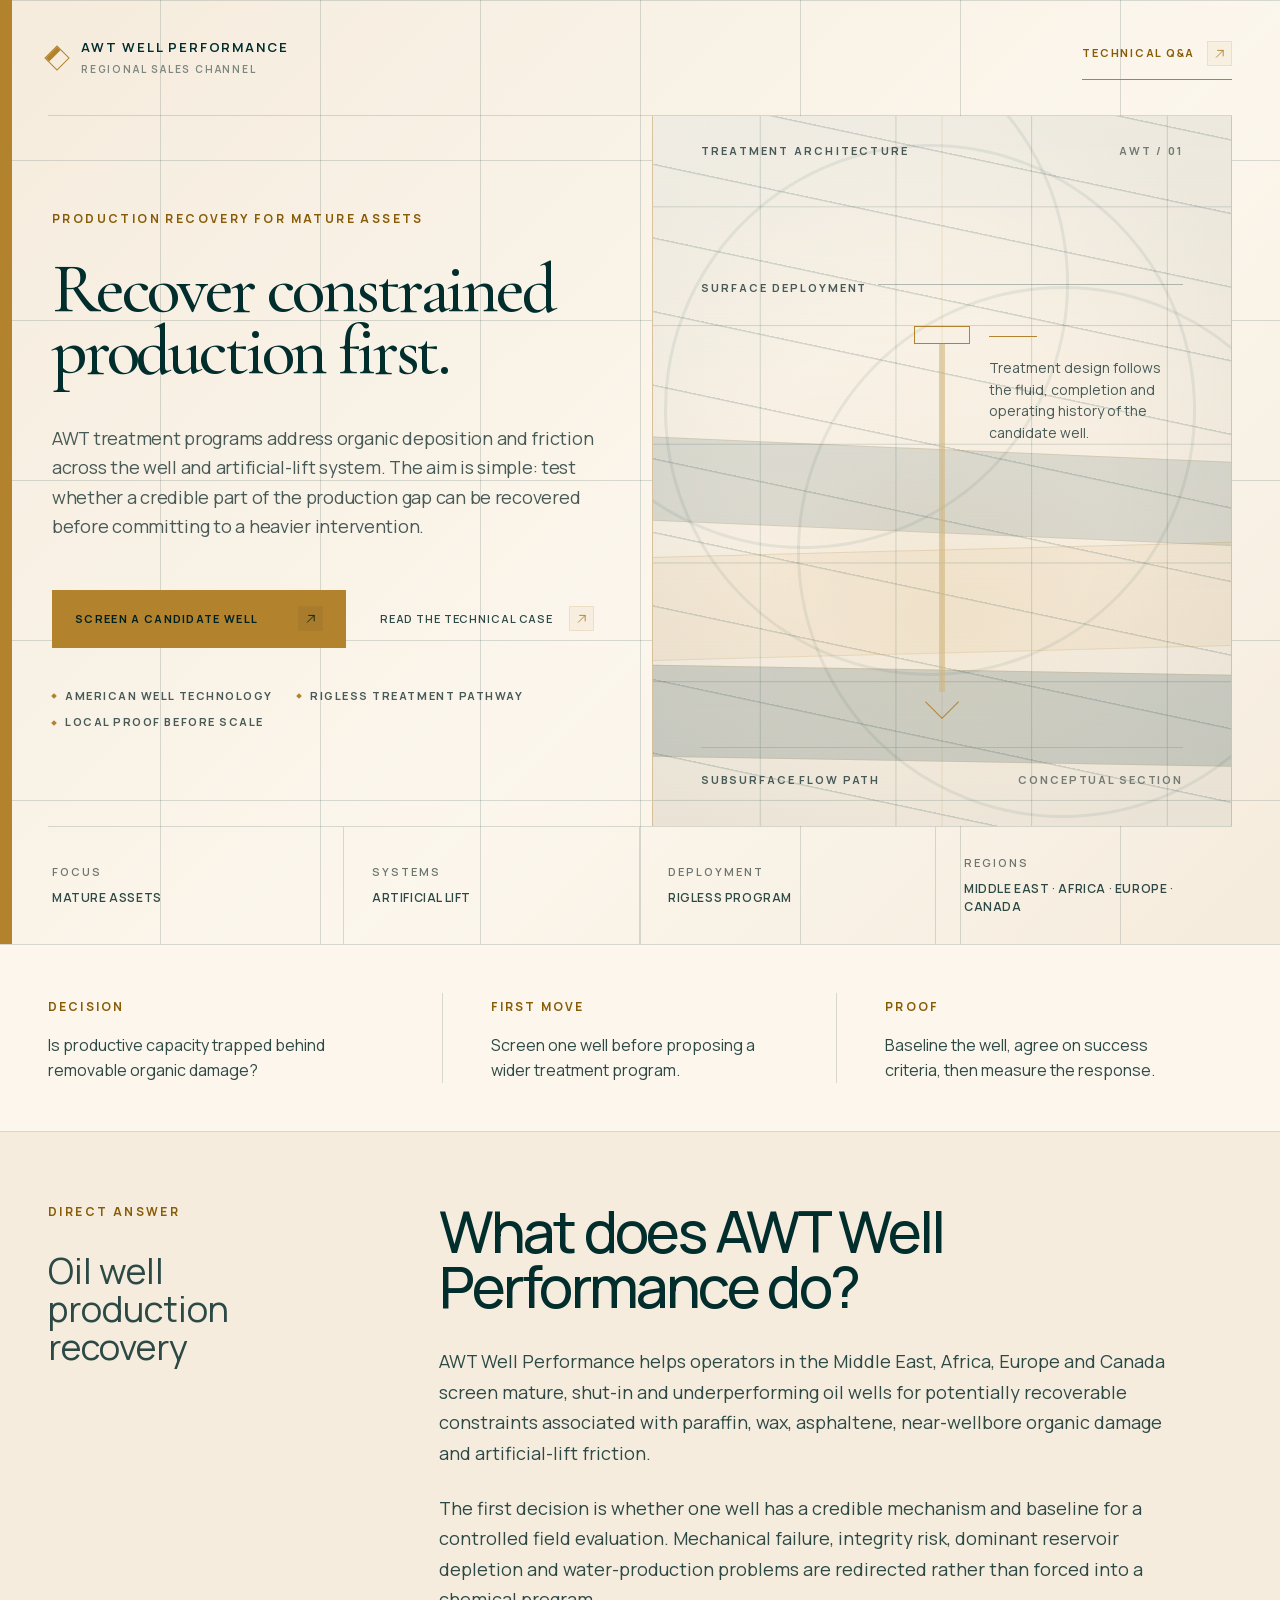
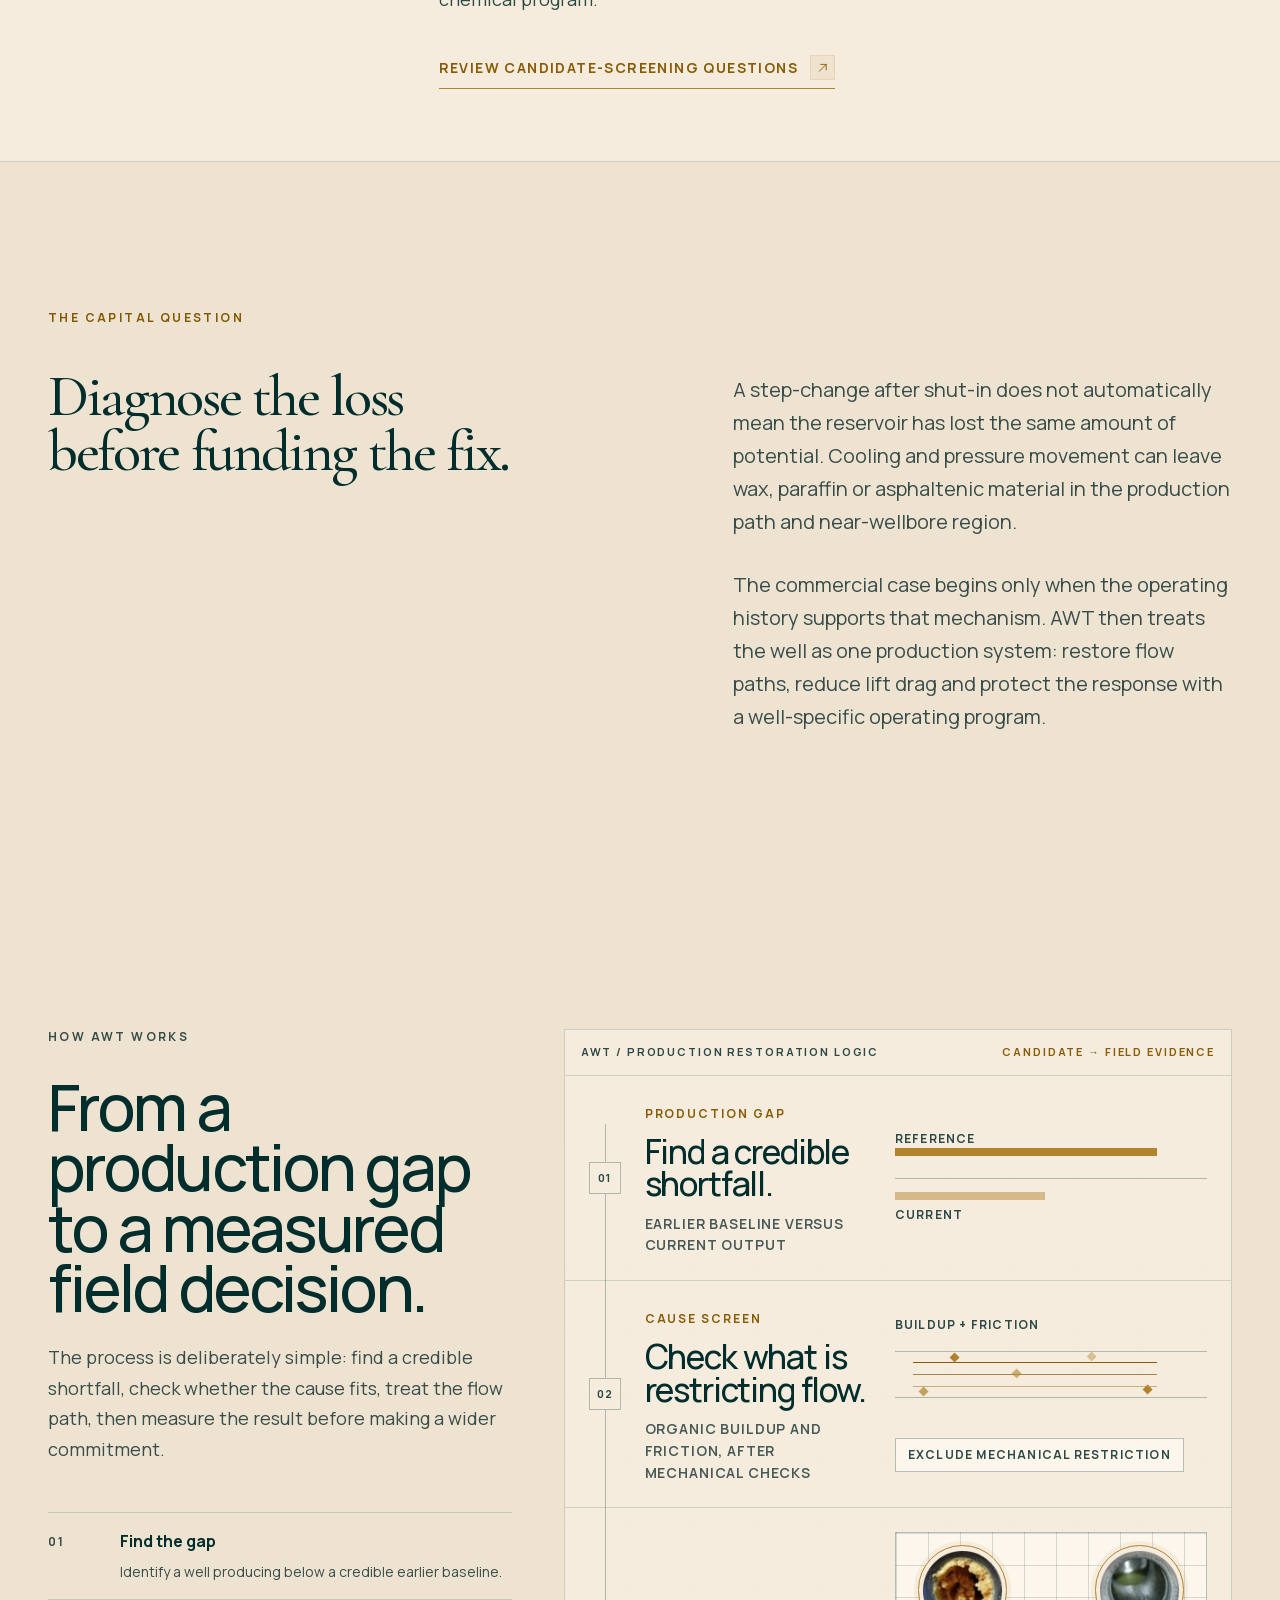
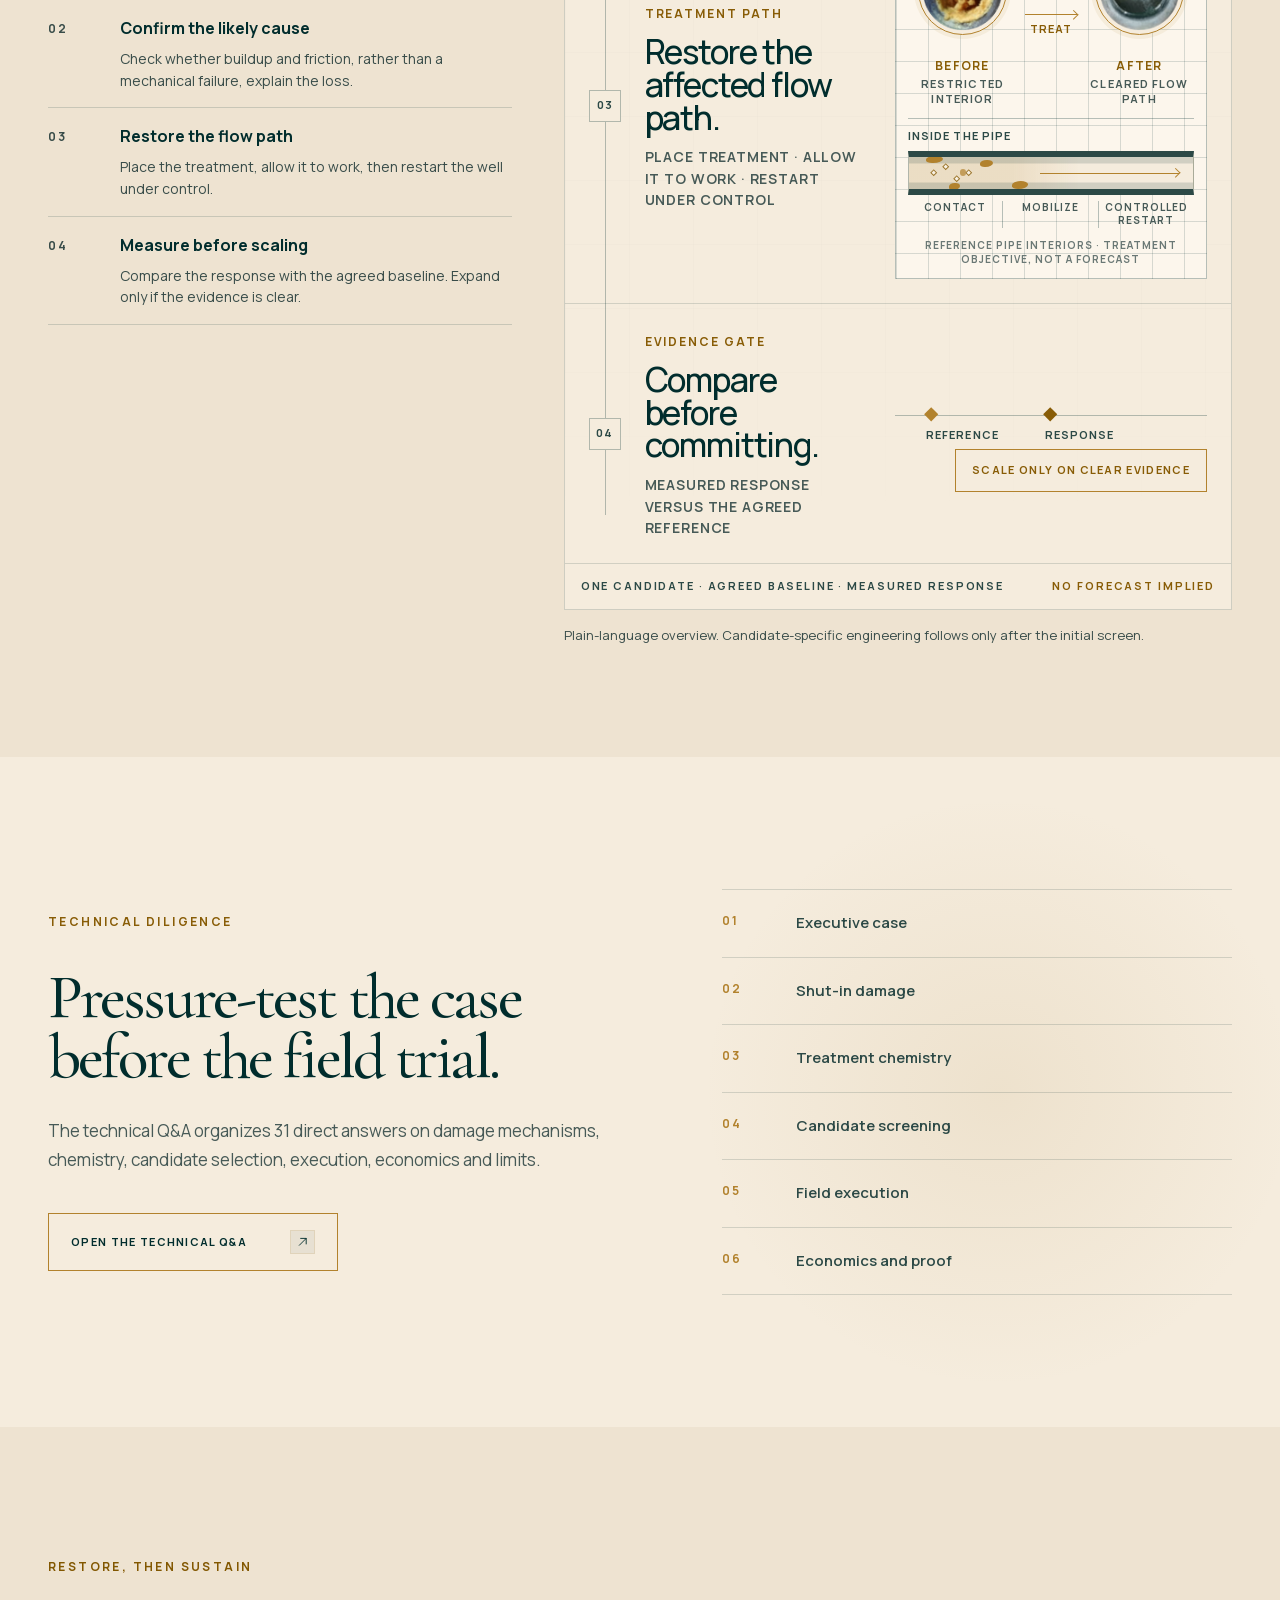
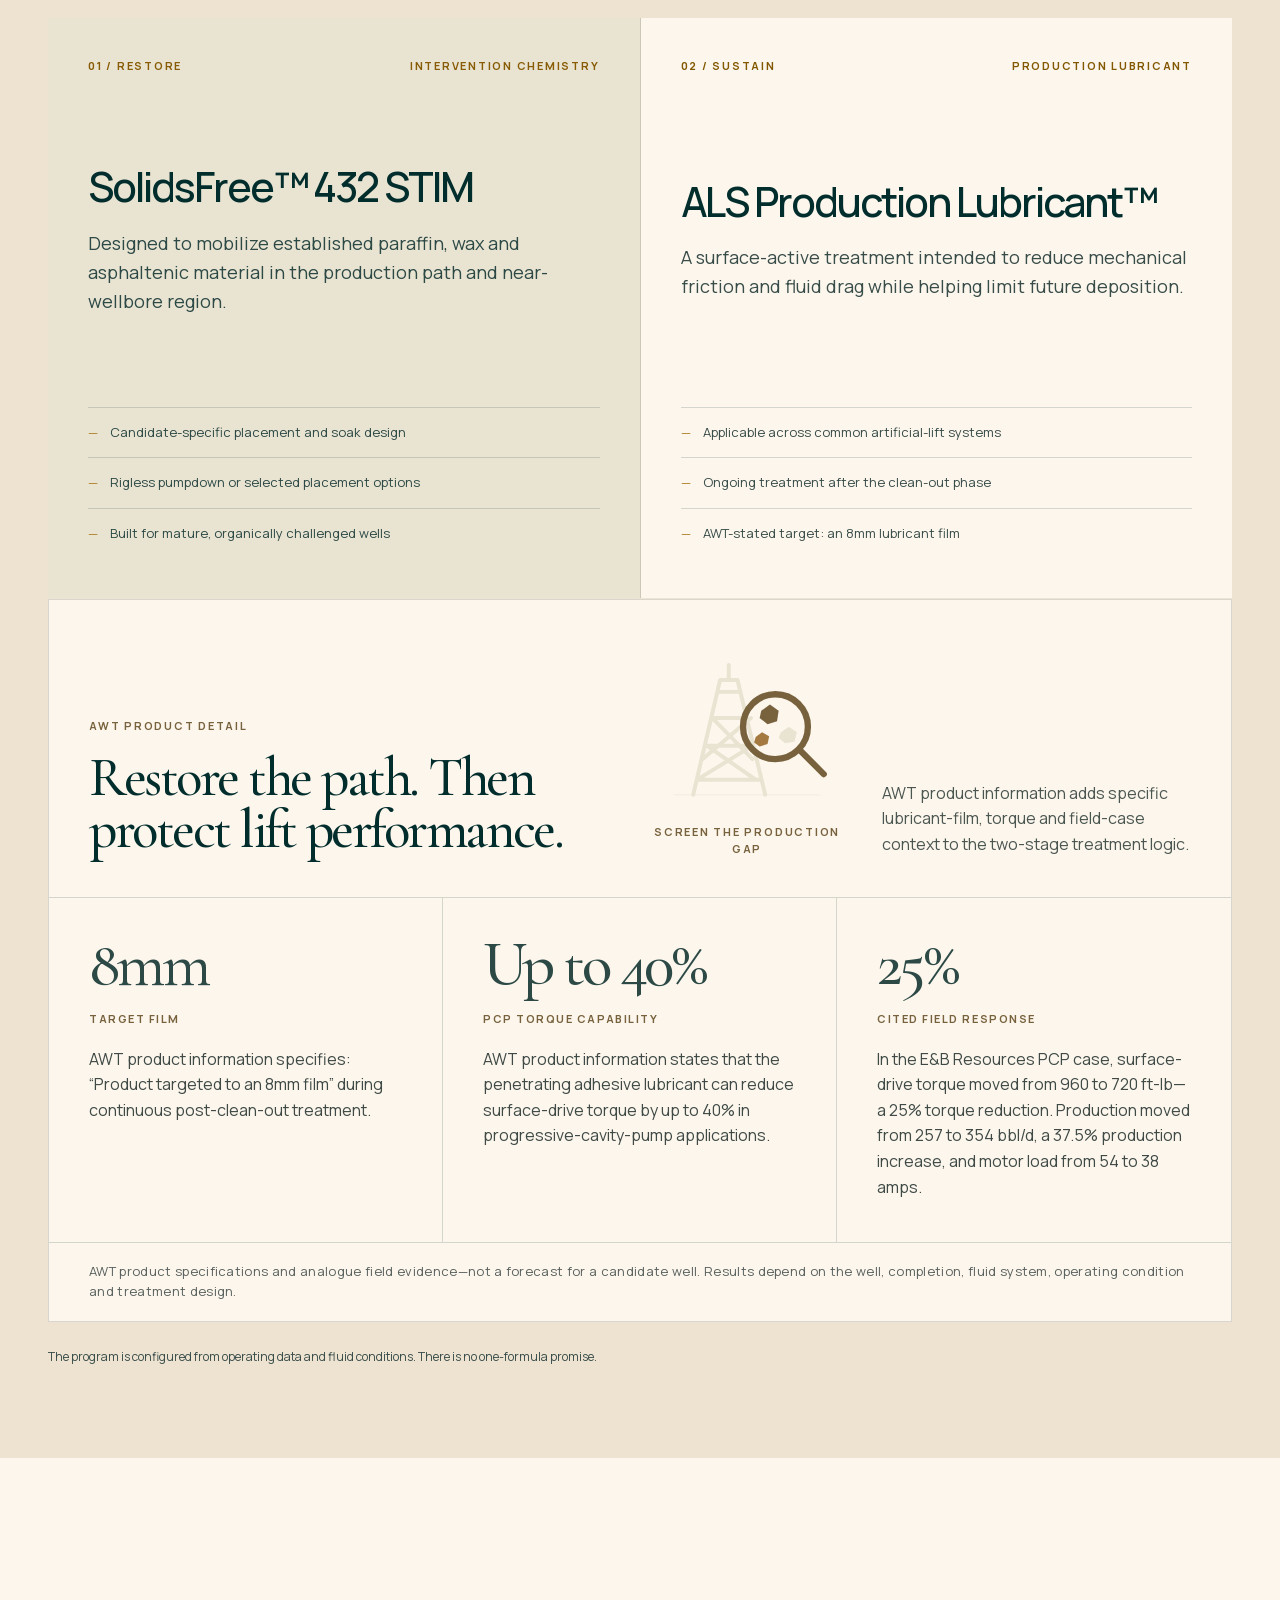
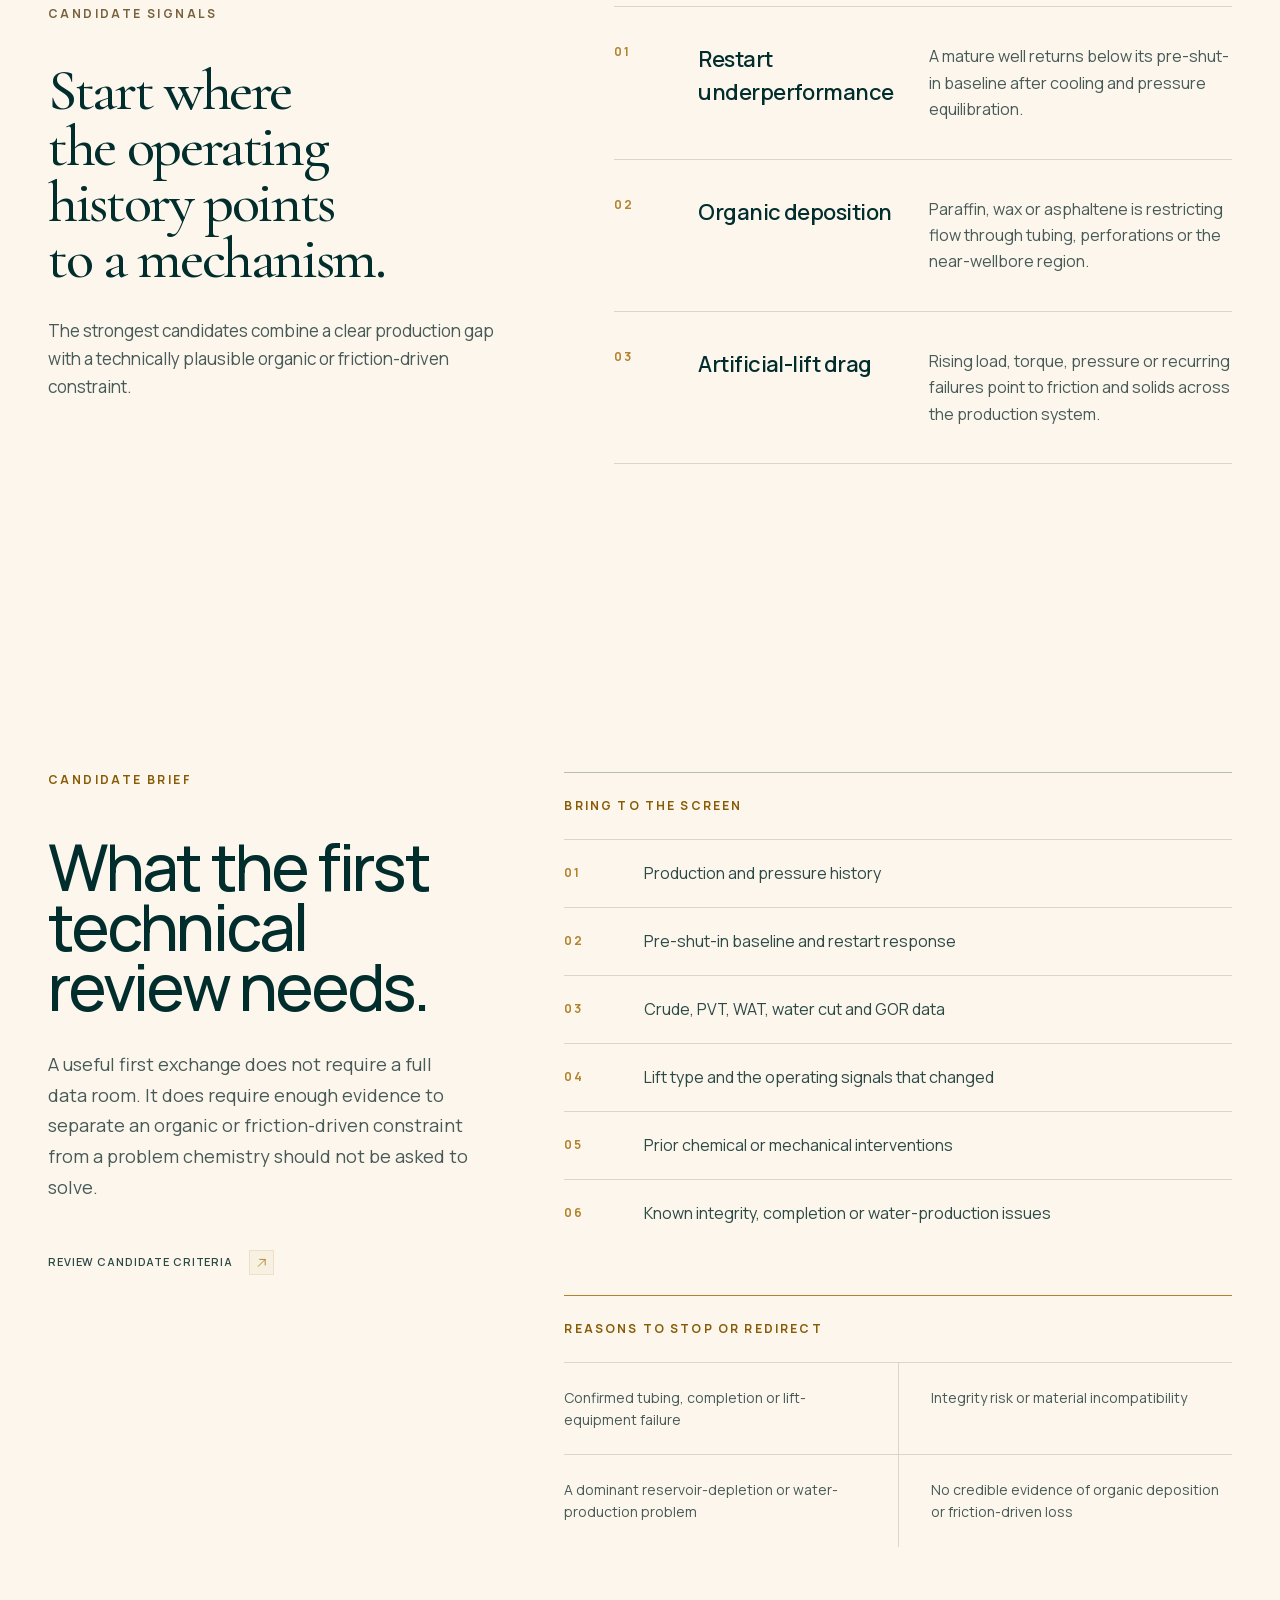
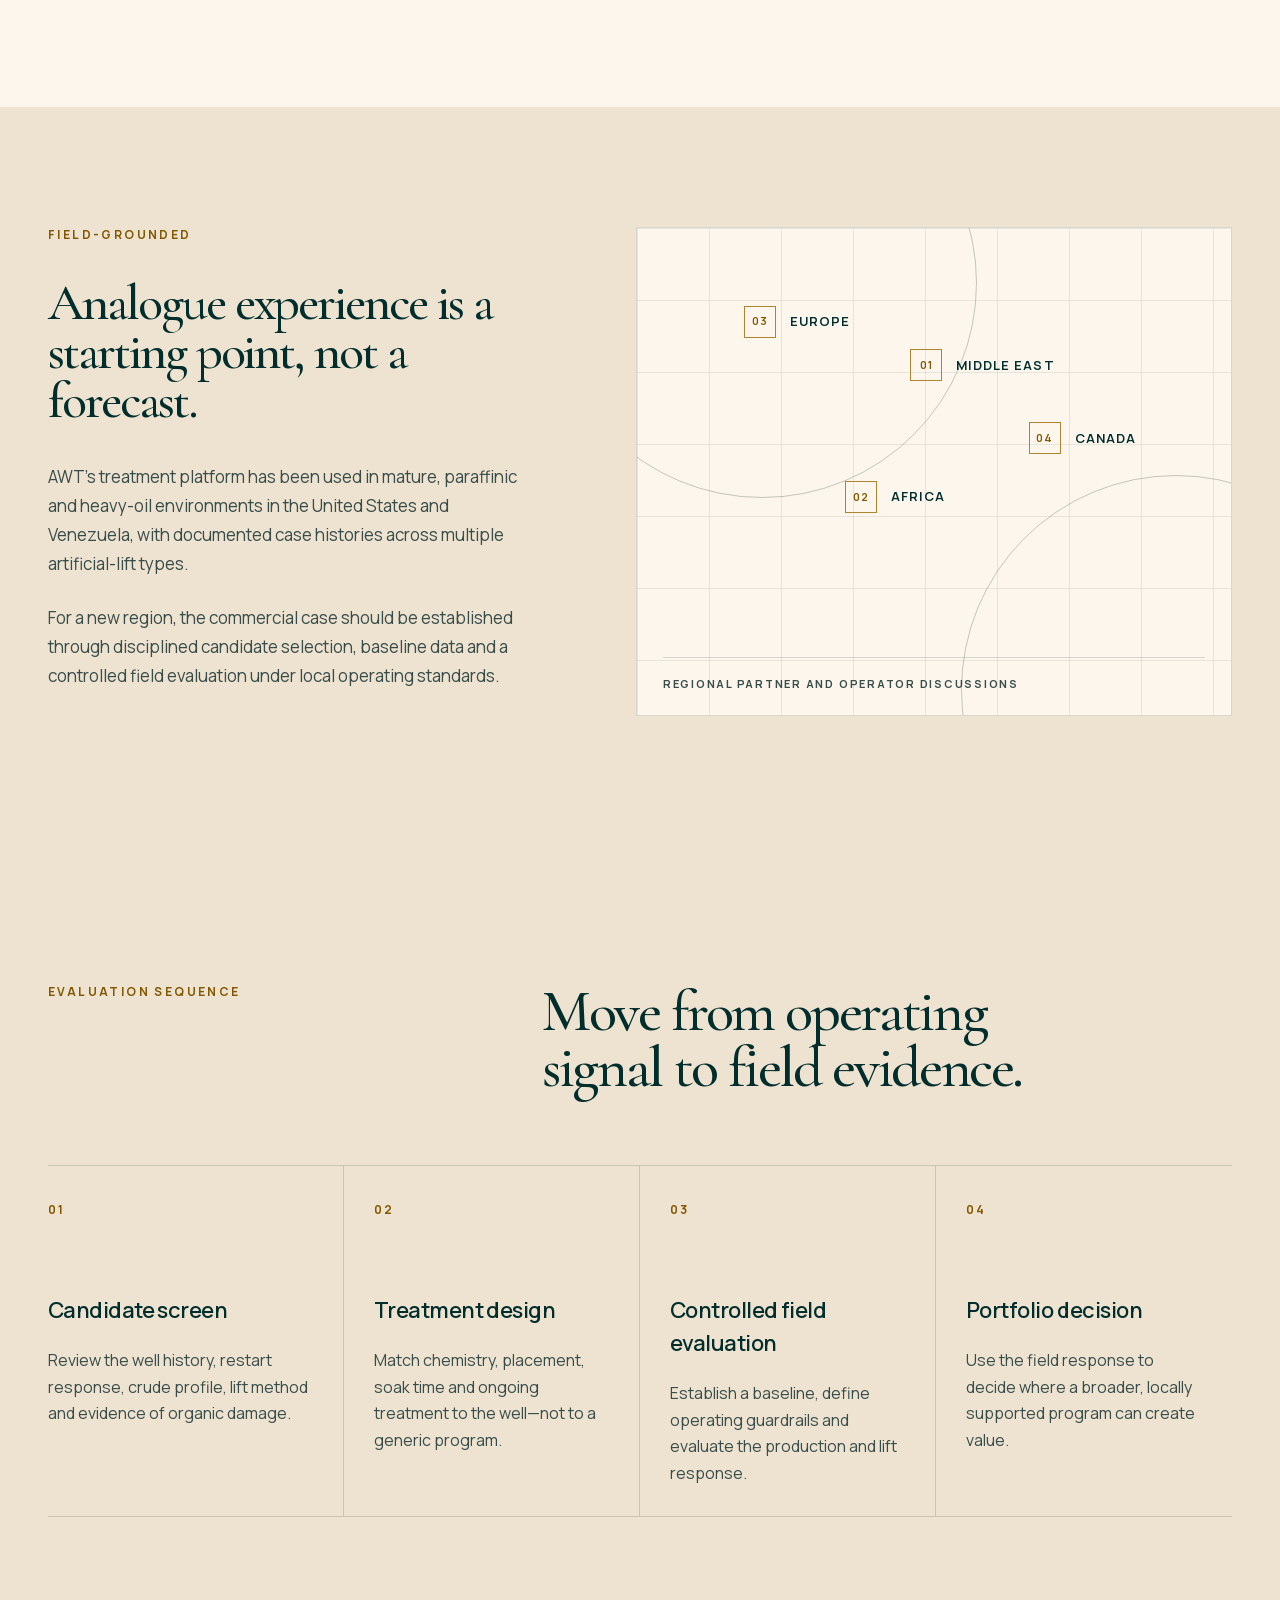
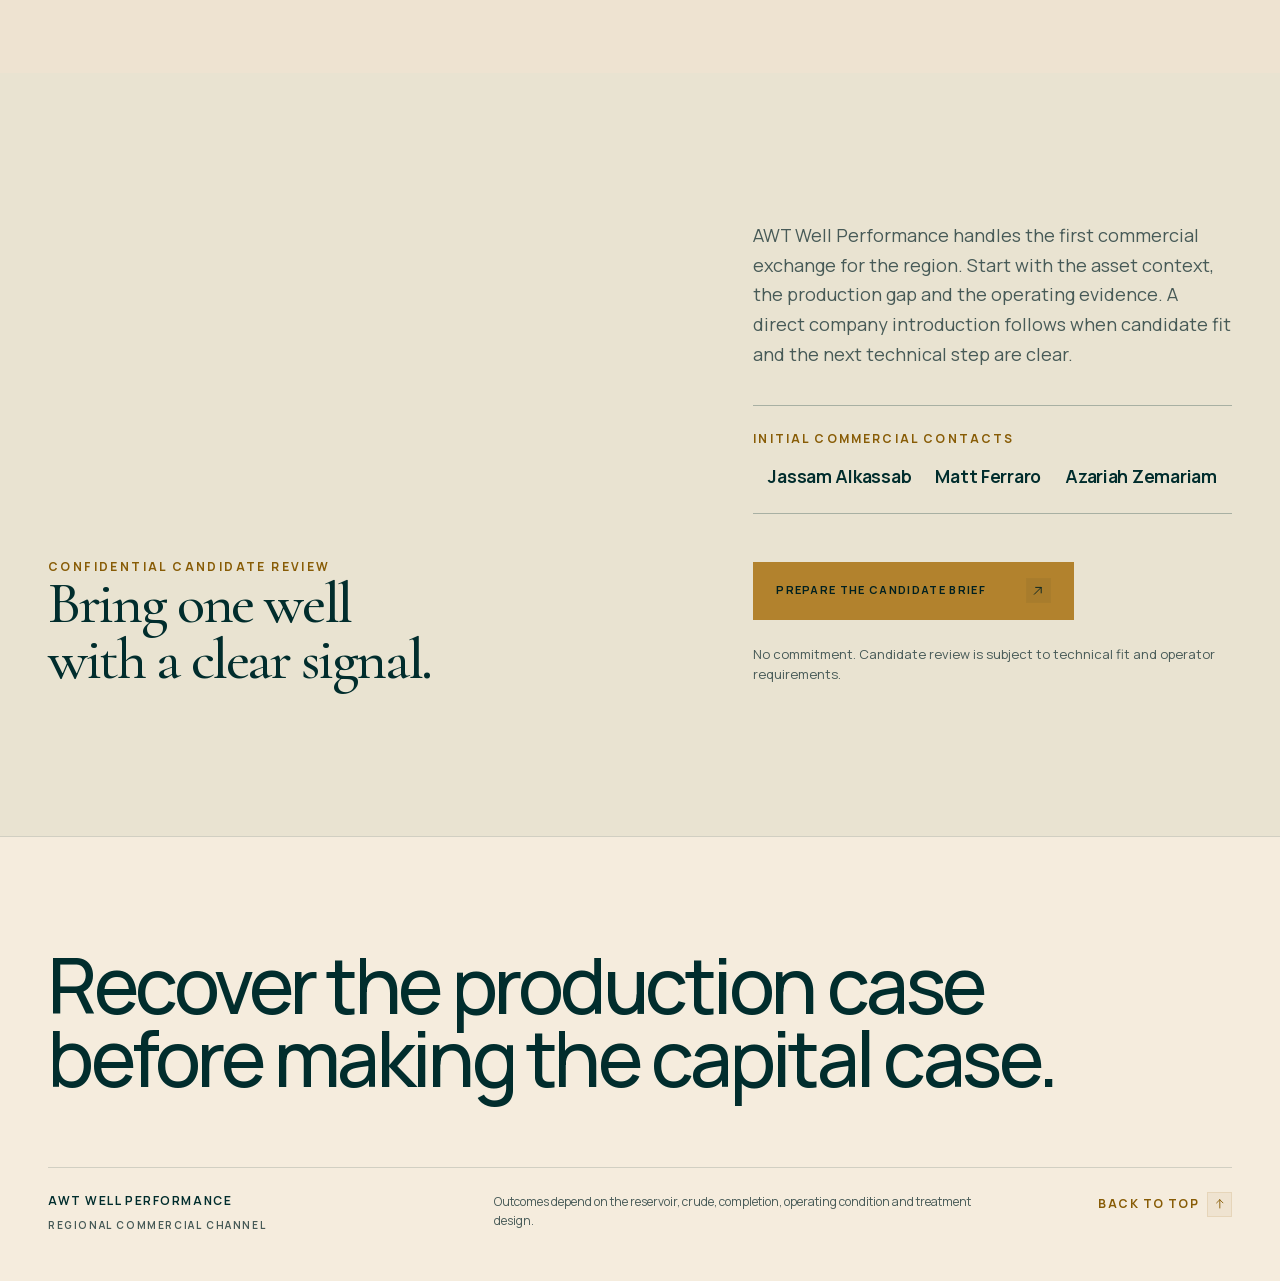
<file: index.html>
<!DOCTYPE html><html lang="en" style="--site-og-image:url(&quot;/og-warm-limestone-v2.png&quot;)"><head><meta charSet="utf-8"/><meta name="viewport" content="width=device-width, initial-scale=1"/><link rel="preload" href="/_next/static/media/01e4147cff8141ee-s.p.10ked.7w885.g.woff2" as="font" crossorigin="" type="font/woff2"/><link rel="preload" href="/_next/static/media/a343f882a40d2cc9-s.p.0kho-wj7-y-w1.woff2" as="font" crossorigin="" type="font/woff2"/><link rel="stylesheet" href="/_next/static/chunks/0vpgfdlmw3.2_.css" data-precedence="next"/><link rel="preload" as="script" fetchPriority="low" href="/_next/static/chunks/03cfer45fiu76.js"/><script src="/_next/static/chunks/0pqt~8bl3ukh4.js" async=""></script><script src="/_next/static/chunks/10u3y4bw1ayzs.js" async=""></script><script src="/_next/static/chunks/13b.1zrnxoedg.js" async=""></script><script src="/_next/static/chunks/turbopack-0ru.-r58bqd0v.js" async=""></script><script src="/_next/static/chunks/011gvo_biuz3g.js" async=""></script><script src="/_next/static/chunks/0d3shmwh5_nmn.js" async=""></script><script src="/_next/static/chunks/0q9lsiodbi0l8.js" async=""></script><meta name="next-size-adjust" content=""/><title>Oil Well Production Recovery | AWT Well Performance</title><meta name="description" content="Screen mature, shut-in and underperforming oil wells for recoverable paraffin, wax, asphaltene and artificial-lift constraints."/><meta name="application-name" content="AWT Well Performance"/><meta name="keywords" content="oil well production recovery,paraffin treatment,asphaltene treatment,shut-in well recovery,mature oil wells,artificial lift friction,near-wellbore organic damage"/><meta name="referrer" content="origin-when-cross-origin"/><meta name="robots" content="index, follow"/><meta name="googlebot" content="index, follow, max-video-preview:-1, max-image-preview:large, max-snippet:-1"/><meta name="category" content="Oil and gas production technology"/><link rel="canonical" href="https://awtwellperformance.com/"/><meta property="og:title" content="Oil Well Production Recovery | AWT Well Performance"/><meta property="og:description" content="Screen mature, shut-in and underperforming oil wells for recoverable paraffin, wax, asphaltene and artificial-lift constraints."/><meta property="og:url" content="https://awtwellperformance.com/"/><meta property="og:image" content="https://awtwellperformance.com/og-warm-limestone-v2.png"/><meta property="og:image:width" content="1200"/><meta property="og:image:height" content="630"/><meta property="og:image:alt" content="AWT Well Performance oil well production recovery"/><meta name="twitter:card" content="summary_large_image"/><meta name="twitter:title" content="Oil Well Production Recovery | AWT Well Performance"/><meta name="twitter:description" content="Screen mature, shut-in and underperforming oil wells for recoverable paraffin, wax, asphaltene and artificial-lift constraints."/><meta name="twitter:image" content="https://awtwellperformance.com/og-warm-limestone-v2.png"/><link rel="icon" href="https://awtwellperformance.com/favicon.svg"/><script src="/_next/static/chunks/03~yq9q893hmn.js" noModule=""></script></head><body class="manrope_de7b2fa9-module__1ltb7q__variable cormorant_garamond_61b85bed-module__MlNwqW__variable"><div hidden=""><!--$--><!--/$--></div><script type="application/ld+json">{"@context":"https://schema.org","@graph":[{"@type":"WebSite","@id":"https://awtwellperformance.com/#website","name":"AWT Well Performance","url":"https://awtwellperformance.com/","description":"A regional commercial channel for candidate-led oil well production recovery across the Middle East, Africa, Europe and Canada.","inLanguage":"en"},{"@type":"Organization","@id":"https://awtwellperformance.com/#organization","name":"AWT Well Performance","url":"https://awtwellperformance.com/","description":"Regional commercial channel for American Well Technology production recovery programs.","areaServed":[{"@type":"Place","name":"Middle East"},{"@type":"Place","name":"Africa"},{"@type":"Place","name":"Europe"},{"@type":"Place","name":"Canada"}],"knowsAbout":["Oil well production recovery","Paraffin and wax deposition","Asphaltene deposition","Near-wellbore organic damage","Artificial-lift friction","Candidate screening and field evaluation"]},{"@type":"Service","@id":"https://awtwellperformance.com/#service","name":"Oil well production recovery candidate screening and field evaluation","serviceType":"Candidate-led screening, treatment design and measured field evaluation for organically constrained oil wells","description":"Screen mature, shut-in and underperforming oil wells for recoverable paraffin, wax, asphaltene and artificial-lift constraints.","provider":{"@id":"https://awtwellperformance.com/#organization"},"areaServed":[{"@type":"Place","name":"Middle East"},{"@type":"Place","name":"Africa"},{"@type":"Place","name":"Europe"},{"@type":"Place","name":"Canada"}],"audience":{"@type":"Audience","audienceType":"Oil and gas asset executives, production leaders and production engineers"}},{"@type":"WebPage","@id":"https://awtwellperformance.com/#webpage","url":"https://awtwellperformance.com/","name":"Oil Well Production Recovery | AWT Well Performance","description":"Screen mature, shut-in and underperforming oil wells for recoverable paraffin, wax, asphaltene and artificial-lift constraints.","isPartOf":{"@id":"https://awtwellperformance.com/#website"},"about":{"@id":"https://awtwellperformance.com/#service"},"mainEntity":{"@id":"https://awtwellperformance.com/#service"},"inLanguage":"en"}]}</script><main><header class="site-header"><a class="wordmark" href="#top" aria-label="AWT Well Performance home"><span class="wordmark-mark" aria-hidden="true"></span><span>AWT Well Performance<small>Regional sales channel</small></span></a><a class="header-cta" href="/questions/">Technical Q&amp;A<span class="link-arrow link-arrow--up-right" aria-hidden="true"><svg viewBox="0 0 20 20" focusable="false"><path d="M5 15 15 5M7 5h8v8"></path></svg></span></a></header><section class="hero" id="top"><div class="hero-copy"><div class="eyebrow">Production recovery for mature assets</div><h1>Recover constrained<br/> production first.</h1><p class="hero-intro">AWT treatment programs address organic deposition and friction across the well and artificial-lift system. The aim is simple: test whether a credible part of the production gap can be recovered before committing to a heavier intervention.</p><div class="hero-actions"><a class="button button-primary" href="/questions/#commercial-contact">Screen a candidate well<span class="link-arrow link-arrow--up-right" aria-hidden="true"><svg viewBox="0 0 20 20" focusable="false"><path d="M5 15 15 5M7 5h8v8"></path></svg></span></a><a class="text-link" href="/questions/">Read the technical case<span class="link-arrow link-arrow--up-right" aria-hidden="true"><svg viewBox="0 0 20 20" focusable="false"><path d="M5 15 15 5M7 5h8v8"></path></svg></span></a></div><div class="hero-proofline"><span>American Well Technology</span><span>Rigless treatment pathway</span><span>Local proof before scale</span></div></div><div class="architecture" aria-label="Conceptual treatment architecture"><div class="architecture-head"><span>Treatment architecture</span><span>AWT / 01</span></div><div class="formation formation-one"></div><div class="formation formation-two"></div><div class="formation formation-three"></div><div class="contour contour-one"></div><div class="contour contour-two"></div><div class="contour contour-three"></div><div class="surface-label">Surface deployment</div><div class="surface-rule"></div><div class="wellhead"></div><div class="well-path"><span class="flow flow-one"></span><span class="flow flow-two"></span><span class="flow flow-three"></span></div><div class="target-zone"></div><p class="architecture-note">Treatment design follows the fluid, completion and operating history of the candidate well.</p><div class="architecture-foot"><span>Subsurface flow path</span><span>Conceptual section</span></div></div><div class="hero-rail"><div><span>Focus</span>Mature assets</div><div><span>Systems</span>Artificial lift</div><div><span>Deployment</span>Rigless program</div><div><span>Regions</span>Middle East · Africa · Europe · Canada</div></div></section><section class="decision-brief section-shell" aria-label="Executive decision brief" data-reveal="stagger"><div><span>Decision</span><p>Is productive capacity trapped behind removable organic damage?</p></div><div><span>First move</span><p>Screen one well before proposing a wider treatment program.</p></div><div><span>Proof</span><p>Baseline the well, agree on success criteria, then measure the response.</p></div></section><section class="answer-summary section-shell" aria-labelledby="answer-summary-title" data-reveal="section"><div><span class="section-kicker">Direct answer</span><p>Oil well production recovery</p></div><div class="answer-summary-copy"><h2 id="answer-summary-title">What does AWT Well Performance do?</h2><p>AWT Well Performance helps operators in the Middle East, Africa, Europe and Canada screen mature, shut-in and underperforming oil wells for potentially recoverable constraints associated with paraffin, wax, asphaltene, near-wellbore organic damage and artificial-lift friction.</p><p>The first decision is whether one well has a credible mechanism and baseline for a controlled field evaluation. Mechanical failure, integrity risk, dominant reservoir depletion and water-production problems are redirected rather than forced into a chemical program.</p><a href="/questions/#candidate">Review candidate-screening questions<span class="link-arrow link-arrow--up-right" aria-hidden="true"><svg viewBox="0 0 20 20" focusable="false"><path d="M5 15 15 5M7 5h8v8"></path></svg></span></a></div></section><section class="executive-case section-shell" data-reveal="section"><div class="section-kicker">The capital question</div><div class="executive-grid"><h2>Diagnose the loss<br/> before funding the fix.</h2><div class="case-copy"><p>A step-change after shut-in does not automatically mean the reservoir has lost the same amount of potential. Cooling and pressure movement can leave wax, paraffin or asphaltenic material in the production path and near-wellbore region.</p><p>The commercial case begins only when the operating history supports that mechanism. AWT then treats the well as one production system: restore flow paths, reduce lift drag and protect the response with a well-specific operating program.</p></div></div></section><section class="how-it-works section-shell" id="how-it-works" data-reveal="section"><div class="how-it-works-copy"><div class="section-kicker">How AWT works</div><h2>From a production gap to a measured field decision.</h2><p>The process is deliberately simple: find a credible shortfall, check whether the cause fits, treat the flow path, then measure the result before making a wider commitment.</p><ol class="how-it-works-steps" data-reveal="stagger"><li><span>01</span><div><h3>Find the gap</h3><p>Identify a well producing below a credible earlier baseline.</p></div></li><li><span>02</span><div><h3>Confirm the likely cause</h3><p>Check whether buildup and friction, rather than a mechanical failure, explain the loss.</p></div></li><li><span>03</span><div><h3>Restore the flow path</h3><p>Place the treatment, allow it to work, then restart the well under control.</p></div></li><li><span>04</span><div><h3>Measure before scaling</h3><p>Compare the response with the agreed baseline. Expand only if the evidence is clear.</p></div></li></ol></div><figure class="how-it-works-figure" data-reveal="visual" data-motion-replay="true"><div class="process-instrument" aria-hidden="true"><div class="process-instrument__head"><span>AWT / Production restoration logic</span><span>Candidate → field evidence</span></div><div class="field-sequence"><span class="field-sequence__spine"></span><span class="field-sequence__progress"></span><article class="field-station field-station--gap" data-sequence-step="true"><span class="field-station__node">01</span><div class="field-station__copy"><span>Production gap</span><h3>Find a credible shortfall.</h3><p>Earlier baseline versus current output</p></div><div class="field-baseline"><span class="field-baseline__axis"></span><span class="field-baseline__reference"></span><span class="field-baseline__current"></span><small class="field-baseline__reference-label">Reference</small><small class="field-baseline__current-label">Current</small></div></article><article class="field-station field-station--screen" data-sequence-step="true"><span class="field-station__node">02</span><div class="field-station__copy"><span>Cause screen</span><h3>Check what is restricting flow.</h3><p>Organic buildup and friction, after mechanical checks</p></div><div class="field-screen"><span class="field-screen__pipe field-screen__pipe--top"></span><span class="field-screen__pipe field-screen__pipe--bottom"></span><span class="field-screen__flow"><i></i><i></i><i></i></span><span class="field-screen__deposits"><i></i><i></i><i></i><i></i><i></i></span><small class="field-screen__label">Buildup + friction</small><small class="field-screen__mechanical">Exclude mechanical restriction</small></div></article><article class="field-station field-station--restore" data-sequence-step="true"><span class="field-station__node">03</span><div class="field-station__copy"><span>Treatment path</span><h3>Restore the affected flow path.</h3><p>Place treatment · allow it to work · restart under control</p></div><div class="field-pipe"><div class="field-pipe__references"><figure class="field-pipe__reference"><span class="field-pipe__image"><img alt="" loading="lazy" width="360" height="360" decoding="async" data-nimg="1" style="color:transparent" src="/pipe-buildup-reference.png"/></span><figcaption><strong>Before</strong><span>Restricted interior</span></figcaption></figure><span class="field-pipe__transition"><i></i>Treat</span><figure class="field-pipe__reference"><span class="field-pipe__image"><img alt="" loading="lazy" width="360" height="360" decoding="async" data-nimg="1" style="color:transparent" src="/pipe-cleared-reference.png"/></span><figcaption><strong>After</strong><span>Cleared flow path</span></figcaption></figure></div><div class="field-pipe__inside"><span class="field-pipe__inside-label">Inside the pipe</span><div class="field-pipe__cutaway"><span class="field-pipe__buildup"><i></i><i></i><i></i><i></i><i></i></span><span class="field-pipe__treatment"><i></i><i></i><i></i><i></i></span><span class="field-pipe__flow"></span></div><div class="field-pipe__stages"><span>Contact</span><span>Mobilize</span><span>Controlled restart</span></div></div><small>Reference pipe interiors · treatment objective, not a forecast</small></div></article><article class="field-station field-station--evidence" data-sequence-step="true"><span class="field-station__node">04</span><div class="field-station__copy"><span>Evidence gate</span><h3>Compare before committing.</h3><p>Measured response versus the agreed reference</p></div><div class="field-evidence"><span class="field-evidence__axis"></span><span class="field-evidence__reference"><i></i>Reference</span><span class="field-evidence__response"><i></i>Response</span><strong>Scale only on clear evidence</strong></div></article></div><div class="process-instrument__foot"><span>One candidate · agreed baseline · measured response</span><span>No forecast implied</span></div></div><figcaption>Plain-language overview. Candidate-specific engineering follows only after the initial screen.</figcaption></figure></section><section class="knowledge-bridge section-shell" data-reveal="section"><div class="knowledge-bridge-copy"><div class="section-kicker">Technical diligence</div><h2>Pressure-test the case before the field trial.</h2><p>The technical Q&amp;A organizes 31 direct answers on damage mechanisms, chemistry, candidate selection, execution, economics and limits.</p><a class="button button-ghost" href="/questions/">Open the technical Q&amp;A<span class="link-arrow link-arrow--up-right" aria-hidden="true"><svg viewBox="0 0 20 20" focusable="false"><path d="M5 15 15 5M7 5h8v8"></path></svg></span></a></div><div class="knowledge-index" aria-label="Q and A topic index" data-reveal="stagger"><div><span>01</span> Executive case</div><div><span>02</span> Shut-in damage</div><div><span>03</span> Treatment chemistry</div><div><span>04</span> Candidate screening</div><div><span>05</span> Field execution</div><div><span>06</span> Economics and proof</div></div></section><section class="approach section-shell" id="approach" data-reveal="section"><div class="section-kicker">Restore, then sustain</div><div class="approach-grid" data-reveal="stagger"><article class="product-card product-card-dark"><div class="product-meta"><span>01 / Restore</span><span>Intervention chemistry</span></div><div><h3>SolidsFree™ 432 STIM</h3><p>Designed to mobilize established paraffin, wax and asphaltenic material in the production path and near-wellbore region.</p></div><ul><li>Candidate-specific placement and soak design</li><li>Rigless pumpdown or selected placement options</li><li>Built for mature, organically challenged wells</li></ul></article><article class="product-card product-card-light"><div class="product-meta"><span>02 / Sustain</span><span>Production lubricant</span></div><div><h3>ALS Production Lubricant™</h3><p>A surface-active treatment intended to reduce mechanical friction and fluid drag while helping limit future deposition.</p></div><ul><li>Applicable across common artificial-lift systems</li><li>Ongoing treatment after the clean-out phase</li><li>AWT-stated target: an 8mm lubricant film</li></ul></article></div><section class="source-proof" aria-labelledby="source-proof-title" data-reveal="section"><header class="source-proof__head"><div><span>AWT product detail</span><h2 id="source-proof-title">Restore the path. Then protect lift performance.</h2></div><div class="source-proof__well" aria-hidden="true"><svg viewBox="0 0 220 220" focusable="false"><path class="source-proof__ground" d="M18 188H202"></path><path class="source-proof__derrick" d="M42 188 76 43h22l35 145M57 126h60M65 91h43M73 58h28M54 143l61-52M66 91l51 52M47 169h81M59 126l62 43M47 169l70-43M87 43V24"></path><circle class="source-proof__lens" cx="146" cy="102" r="41"></circle><path class="source-proof__handle" d="m176 131 31 31"></path><path class="source-proof__deposit source-proof__deposit--one" d="m128 82 11-8 11 8-2 13-12 4-10-8Z"></path><path class="source-proof__deposit source-proof__deposit--two" d="m153 109 10-7 10 7-3 12-12 2-8-7Z"></path><path class="source-proof__deposit source-proof__deposit--three" d="m121 115 8-6 9 5-2 10-10 3-7-5Z"></path></svg><span>Screen the production gap</span></div><p>AWT product information adds specific lubricant-film, torque and field-case context to the two-stage treatment logic.</p></header><div class="source-proof__grid" data-reveal="stagger"><article><strong>8mm</strong><span>Target film</span><p>AWT product information specifies: “Product targeted to an 8mm film” during continuous post-clean-out treatment.</p></article><article><strong>Up to 40%</strong><span>PCP torque capability</span><p>AWT product information states that the penetrating adhesive lubricant can reduce surface-drive torque by up to 40% in progressive-cavity-pump applications.</p></article><article><strong>25%</strong><span>Cited field response</span><p>In the E&amp;B Resources PCP case, surface-drive torque moved from 960 to 720 ft-lb—a 25% torque reduction. Production moved from 257 to 354 bbl/d, a 37.5% production increase, and motor load from 54 to 38 amps.</p></article></div><p class="source-proof__note">AWT product specifications and analogue field evidence—not a forecast for a candidate well. Results depend on the well, completion, fluid system, operating condition and treatment design.</p></section><p class="approach-note">The program is configured from operating data and fluid conditions. There is no one-formula promise.</p></section><section class="fit section-shell" id="fit" data-reveal="section"><div class="fit-heading"><div class="section-kicker">Candidate signals</div><h2>Start where the operating history points to a mechanism.</h2><p>The strongest candidates combine a clear production gap with a technically plausible organic or friction-driven constraint.</p></div><div class="signal-list" data-reveal="stagger"><article><span>01</span><h3>Restart underperformance</h3><p>A mature well returns below its pre-shut-in baseline after cooling and pressure equilibration.</p></article><article><span>02</span><h3>Organic deposition</h3><p>Paraffin, wax or asphaltene is restricting flow through tubing, perforations or the near-wellbore region.</p></article><article><span>03</span><h3>Artificial-lift drag</h3><p>Rising load, torque, pressure or recurring failures point to friction and solids across the production system.</p></article></div></section><section class="screening section-shell" id="screening" data-reveal="section"><div class="screening-intro"><div class="section-kicker">Candidate brief</div><h2>What the first technical review needs.</h2><p>A useful first exchange does not require a full data room. It does require enough evidence to separate an organic or friction-driven constraint from a problem chemistry should not be asked to solve.</p><a class="text-link screening-link" href="/questions/#candidate">Review candidate criteria<span class="link-arrow link-arrow--up-right" aria-hidden="true"><svg viewBox="0 0 20 20" focusable="false"><path d="M5 15 15 5M7 5h8v8"></path></svg></span></a></div><div class="screening-data"><div class="screening-table" data-reveal="stagger"><span class="screening-table-title">Bring to the screen</span><div><small>01</small><p>Production and pressure history</p></div><div><small>02</small><p>Pre-shut-in baseline and restart response</p></div><div><small>03</small><p>Crude, PVT, WAT, water cut and GOR data</p></div><div><small>04</small><p>Lift type and the operating signals that changed</p></div><div><small>05</small><p>Prior chemical or mechanical interventions</p></div><div><small>06</small><p>Known integrity, completion or water-production issues</p></div></div><div class="stop-list"><span>Reasons to stop or redirect</span><p>Confirmed tubing, completion or lift-equipment failure</p><p>Integrity risk or material incompatibility</p><p>A dominant reservoir-depletion or water-production problem</p><p>No credible evidence of organic deposition or friction-driven loss</p></div></div></section><section class="evidence section-shell" data-reveal="section"><div class="evidence-panel"><div class="section-kicker">Field-grounded</div><h2>Analogue experience is a starting point, not a forecast.</h2><p>AWT’s treatment platform has been used in mature, paraffinic and heavy-oil environments in the United States and Venezuela, with documented case histories across multiple artificial-lift types.</p><p>For a new region, the commercial case should be established through disciplined candidate selection, baseline data and a controlled field evaluation under local operating standards.</p></div><div class="evidence-map" aria-label="Regional program focus" data-reveal="visual"><div class="map-grid"></div><div class="region region-middle-east"><span>01</span>Middle East</div><div class="region region-africa"><span>02</span>Africa</div><div class="region region-europe"><span>03</span>Europe</div><div class="region region-canada"><span>04</span>Canada</div><div class="map-caption">Regional partner and operator discussions</div></div></section><section class="process section-shell" id="process" data-reveal="section"><div class="process-heading"><div class="section-kicker">Evaluation sequence</div><h2>Move from operating signal to field evidence.</h2></div><div class="process-grid" data-reveal="stagger"><article><span>01</span><h3>Candidate screen</h3><p>Review the well history, restart response, crude profile, lift method and evidence of organic damage.</p></article><article><span>02</span><h3>Treatment design</h3><p>Match chemistry, placement, soak time and ongoing treatment to the well—not to a generic program.</p></article><article><span>03</span><h3>Controlled field evaluation</h3><p>Establish a baseline, define operating guardrails and evaluate the production and lift response.</p></article><article><span>04</span><h3>Portfolio decision</h3><p>Use the field response to decide where a broader, locally supported program can create value.</p></article></div></section><section class="contact section-shell" id="contact" data-reveal="section"><div><div class="section-kicker">Confidential candidate review</div><h2>Bring one well<br/> with a clear signal.</h2></div><div class="contact-action"><p>AWT Well Performance handles the first commercial exchange for the region. Start with the asset context, the production gap and the operating evidence. A direct company introduction follows when candidate fit and the next technical step are clear.</p><div class="commercial-contacts"><span>Initial commercial contacts</span><ul><li><a href="mailto:jassam1967@gmail.com" aria-label="Email Jassam Alkassab">Jassam Alkassab</a></li><li><a href="mailto:mjferraro@icloud.com" aria-label="Email Matt Ferraro">Matt Ferraro</a></li><li><a href="mailto:azariahz@gmail.com" aria-label="Email Azariah Zemariam">Azariah Zemariam</a></li></ul></div><a class="button button-light" href="/questions/#commercial-contact">Prepare the candidate brief<span class="link-arrow link-arrow--up-right" aria-hidden="true"><svg viewBox="0 0 20 20" focusable="false"><path d="M5 15 15 5M7 5h8v8"></path></svg></span></a><span class="contact-note">No commitment. Candidate review is subject to technical fit and operator requirements.</span></div></section><footer class="statement-footer" data-reveal="section"><p class="footer-statement">Recover the production case before making the capital case.</p><div class="footer-meta"><div class="footer-brand">AWT Well Performance<span>Regional commercial channel</span></div><p>Outcomes depend on the reservoir, crude, completion, operating condition and treatment design.</p><a href="#top">Back to top<span class="link-arrow link-arrow--up" aria-hidden="true"><svg viewBox="0 0 20 20" focusable="false"><path d="M10 16V4M5.5 8.5 10 4l4.5 4.5"></path></svg></span></a></div></footer></main><!--$--><!--/$--><script src="/_next/static/chunks/03cfer45fiu76.js" id="_R_" async=""></script><script>(self.__next_f=self.__next_f||[]).push([0])</script><script>self.__next_f.push([1,"1:\"$Sreact.fragment\"\n2:I[28224,[\"/_next/static/chunks/011gvo_biuz3g.js\",\"/_next/static/chunks/0d3shmwh5_nmn.js\"],\"default\"]\n3:I[39756,[\"/_next/static/chunks/011gvo_biuz3g.js\",\"/_next/static/chunks/0d3shmwh5_nmn.js\"],\"default\"]\n4:I[37457,[\"/_next/static/chunks/011gvo_biuz3g.js\",\"/_next/static/chunks/0d3shmwh5_nmn.js\"],\"default\"]\na:I[68027,[\"/_next/static/chunks/011gvo_biuz3g.js\",\"/_next/static/chunks/0d3shmwh5_nmn.js\"],\"default\",1]\n:HL[\"/_next/static/chunks/0vpgfdlmw3.2_.css\",\"style\"]\n:HL[\"/_next/static/media/01e4147cff8141ee-s.p.10ked.7w885.g.woff2\",\"font\",{\"crossOrigin\":\"\",\"type\":\"font/woff2\"}]\n:HL[\"/_next/static/media/a343f882a40d2cc9-s.p.0kho-wj7-y-w1.woff2\",\"font\",{\"crossOrigin\":\"\",\"type\":\"font/woff2\"}]\n5:T8b3,"])</script><script>self.__next_f.push([1,"{\"@context\":\"https://schema.org\",\"@graph\":[{\"@type\":\"WebSite\",\"@id\":\"https://awtwellperformance.com/#website\",\"name\":\"AWT Well Performance\",\"url\":\"https://awtwellperformance.com/\",\"description\":\"A regional commercial channel for candidate-led oil well production recovery across the Middle East, Africa, Europe and Canada.\",\"inLanguage\":\"en\"},{\"@type\":\"Organization\",\"@id\":\"https://awtwellperformance.com/#organization\",\"name\":\"AWT Well Performance\",\"url\":\"https://awtwellperformance.com/\",\"description\":\"Regional commercial channel for American Well Technology production recovery programs.\",\"areaServed\":[{\"@type\":\"Place\",\"name\":\"Middle East\"},{\"@type\":\"Place\",\"name\":\"Africa\"},{\"@type\":\"Place\",\"name\":\"Europe\"},{\"@type\":\"Place\",\"name\":\"Canada\"}],\"knowsAbout\":[\"Oil well production recovery\",\"Paraffin and wax deposition\",\"Asphaltene deposition\",\"Near-wellbore organic damage\",\"Artificial-lift friction\",\"Candidate screening and field evaluation\"]},{\"@type\":\"Service\",\"@id\":\"https://awtwellperformance.com/#service\",\"name\":\"Oil well production recovery candidate screening and field evaluation\",\"serviceType\":\"Candidate-led screening, treatment design and measured field evaluation for organically constrained oil wells\",\"description\":\"Screen mature, shut-in and underperforming oil wells for recoverable paraffin, wax, asphaltene and artificial-lift constraints.\",\"provider\":{\"@id\":\"https://awtwellperformance.com/#organization\"},\"areaServed\":[{\"@type\":\"Place\",\"name\":\"Middle East\"},{\"@type\":\"Place\",\"name\":\"Africa\"},{\"@type\":\"Place\",\"name\":\"Europe\"},{\"@type\":\"Place\",\"name\":\"Canada\"}],\"audience\":{\"@type\":\"Audience\",\"audienceType\":\"Oil and gas asset executives, production leaders and production engineers\"}},{\"@type\":\"WebPage\",\"@id\":\"https://awtwellperformance.com/#webpage\",\"url\":\"https://awtwellperformance.com/\",\"name\":\"Oil Well Production Recovery | AWT Well Performance\",\"description\":\"Screen mature, shut-in and underperforming oil wells for recoverable paraffin, wax, asphaltene and artificial-lift constraints.\",\"isPartOf\":{\"@id\":\"https://awtwellperformance.com/#website\"},\"about\":{\"@id\":\"https://awtwellperformance.com/#service\"},\"mainEntity\":{\"@id\":\"https://awtwellperformance.com/#service\"},\"inLanguage\":\"en\"}]}"])</script><script>self.__next_f.push([1,"0:{\"P\":null,\"c\":[\"\",\"\"],\"q\":\"\",\"i\":false,\"f\":[[[\"\",{\"children\":[\"__PAGE__\",{}]},\"$undefined\",\"$undefined\",16],[[\"$\",\"$1\",\"c\",{\"children\":[[[\"$\",\"link\",\"0\",{\"rel\":\"stylesheet\",\"href\":\"/_next/static/chunks/0vpgfdlmw3.2_.css\",\"precedence\":\"next\",\"crossOrigin\":\"$undefined\",\"nonce\":\"$undefined\"}],[\"$\",\"script\",\"script-0\",{\"src\":\"/_next/static/chunks/011gvo_biuz3g.js\",\"async\":true,\"nonce\":\"$undefined\"}],[\"$\",\"script\",\"script-1\",{\"src\":\"/_next/static/chunks/0d3shmwh5_nmn.js\",\"async\":true,\"nonce\":\"$undefined\"}]],[\"$\",\"html\",null,{\"lang\":\"en\",\"style\":{\"--site-og-image\":\"url(\\\"/og-warm-limestone-v2.png\\\")\"},\"children\":[\"$\",\"body\",null,{\"className\":\"manrope_de7b2fa9-module__1ltb7q__variable cormorant_garamond_61b85bed-module__MlNwqW__variable\",\"children\":[[\"$\",\"$L2\",null,{}],[\"$\",\"$L3\",null,{\"parallelRouterKey\":\"children\",\"error\":\"$undefined\",\"errorStyles\":\"$undefined\",\"errorScripts\":\"$undefined\",\"template\":[\"$\",\"$L4\",null,{}],\"templateStyles\":\"$undefined\",\"templateScripts\":\"$undefined\",\"notFound\":[[[\"$\",\"title\",null,{\"children\":\"404: This page could not be found.\"}],[\"$\",\"div\",null,{\"style\":{\"fontFamily\":\"system-ui,\\\"Segoe UI\\\",Roboto,Helvetica,Arial,sans-serif,\\\"Apple Color Emoji\\\",\\\"Segoe UI Emoji\\\"\",\"height\":\"100vh\",\"textAlign\":\"center\",\"display\":\"flex\",\"flexDirection\":\"column\",\"alignItems\":\"center\",\"justifyContent\":\"center\"},\"children\":[\"$\",\"div\",null,{\"children\":[[\"$\",\"style\",null,{\"dangerouslySetInnerHTML\":{\"__html\":\"body{color:#000;background:#fff;margin:0}.next-error-h1{border-right:1px solid rgba(0,0,0,.3)}@media (prefers-color-scheme:dark){body{color:#fff;background:#000}.next-error-h1{border-right:1px solid rgba(255,255,255,.3)}}\"}}],[\"$\",\"h1\",null,{\"className\":\"next-error-h1\",\"style\":{\"display\":\"inline-block\",\"margin\":\"0 20px 0 0\",\"padding\":\"0 23px 0 0\",\"fontSize\":24,\"fontWeight\":500,\"verticalAlign\":\"top\",\"lineHeight\":\"49px\"},\"children\":404}],[\"$\",\"div\",null,{\"style\":{\"display\":\"inline-block\"},\"children\":[\"$\",\"h2\",null,{\"style\":{\"fontSize\":14,\"fontWeight\":400,\"lineHeight\":\"49px\",\"margin\":0},\"children\":\"This page could not be found.\"}]}]]}]}]],[]],\"forbidden\":\"$undefined\",\"unauthorized\":\"$undefined\"}]]}]}]]}],{\"children\":[[\"$\",\"$1\",\"c\",{\"children\":[[[\"$\",\"script\",null,{\"type\":\"application/ld+json\",\"dangerouslySetInnerHTML\":{\"__html\":\"$5\"}}],\"$L6\"],[\"$L7\"],\"$L8\"]}],{},null,false,null]},null,false,null],\"$L9\",false]],\"m\":\"$undefined\",\"G\":[\"$a\",[\"$Lb\"]],\"S\":true,\"h\":null,\"s\":\"$undefined\",\"l\":\"$undefined\",\"p\":\"$undefined\",\"d\":\"$undefined\",\"b\":\"CehvLgQ5N9vAgfIVpWQ8r\"}\n"])</script><script>self.__next_f.push([1,"c:I[22016,[\"/_next/static/chunks/011gvo_biuz3g.js\",\"/_next/static/chunks/0d3shmwh5_nmn.js\",\"/_next/static/chunks/0q9lsiodbi0l8.js\"],\"\"]\n19:I[97367,[\"/_next/static/chunks/011gvo_biuz3g.js\",\"/_next/static/chunks/0d3shmwh5_nmn.js\"],\"OutletBoundary\"]\n1a:\"$Sreact.suspense\"\n1c:I[97367,[\"/_next/static/chunks/011gvo_biuz3g.js\",\"/_next/static/chunks/0d3shmwh5_nmn.js\"],\"ViewportBoundary\"]\n1e:I[97367,[\"/_next/static/chunks/011gvo_biuz3g.js\",\"/_next/static/chunks/0d3shmwh5_nmn.js\"],\"MetadataBoundary\"]\n"])</script><script>self.__next_f.push([1,"6:[\"$\",\"main\",null,{\"children\":[[\"$\",\"header\",null,{\"className\":\"site-header\",\"children\":[[\"$\",\"a\",null,{\"className\":\"wordmark\",\"href\":\"#top\",\"aria-label\":\"AWT Well Performance home\",\"children\":[[\"$\",\"span\",null,{\"className\":\"wordmark-mark\",\"aria-hidden\":\"true\"}],[\"$\",\"span\",null,{\"children\":[\"AWT Well Performance\",[\"$\",\"small\",null,{\"children\":\"Regional sales channel\"}]]}]]}],[\"$\",\"$Lc\",null,{\"className\":\"header-cta\",\"href\":\"/questions\",\"children\":[\"Technical Q\u0026A\",[\"$\",\"span\",null,{\"className\":\"link-arrow link-arrow--up-right\",\"aria-hidden\":\"true\",\"children\":[\"$\",\"svg\",null,{\"viewBox\":\"0 0 20 20\",\"focusable\":\"false\",\"children\":[\"$\",\"path\",null,{\"d\":\"M5 15 15 5M7 5h8v8\"}]}]}]]}]]}],[\"$\",\"section\",null,{\"className\":\"hero\",\"id\":\"top\",\"children\":[[\"$\",\"div\",null,{\"className\":\"hero-copy\",\"children\":[[\"$\",\"div\",null,{\"className\":\"eyebrow\",\"children\":\"Production recovery for mature assets\"}],[\"$\",\"h1\",null,{\"children\":[\"Recover constrained\",[\"$\",\"br\",null,{}],\" production first.\"]}],[\"$\",\"p\",null,{\"className\":\"hero-intro\",\"children\":\"AWT treatment programs address organic deposition and friction across the well and artificial-lift system. The aim is simple: test whether a credible part of the production gap can be recovered before committing to a heavier intervention.\"}],[\"$\",\"div\",null,{\"className\":\"hero-actions\",\"children\":[[\"$\",\"$Lc\",null,{\"className\":\"button button-primary\",\"href\":\"/questions#commercial-contact\",\"children\":[\"Screen a candidate well\",[\"$\",\"span\",null,{\"className\":\"link-arrow link-arrow--up-right\",\"aria-hidden\":\"true\",\"children\":[\"$\",\"svg\",null,{\"viewBox\":\"0 0 20 20\",\"focusable\":\"false\",\"children\":[\"$\",\"path\",null,{\"d\":\"M5 15 15 5M7 5h8v8\"}]}]}]]}],[\"$\",\"$Lc\",null,{\"className\":\"text-link\",\"href\":\"/questions\",\"children\":[\"Read the technical case\",[\"$\",\"span\",null,{\"className\":\"link-arrow link-arrow--up-right\",\"aria-hidden\":\"true\",\"children\":[\"$\",\"svg\",null,{\"viewBox\":\"0 0 20 20\",\"focusable\":\"false\",\"children\":[\"$\",\"path\",null,{\"d\":\"M5 15 15 5M7 5h8v8\"}]}]}]]}]]}],[\"$\",\"div\",null,{\"className\":\"hero-proofline\",\"children\":[[\"$\",\"span\",null,{\"children\":\"American Well Technology\"}],[\"$\",\"span\",null,{\"children\":\"Rigless treatment pathway\"}],[\"$\",\"span\",null,{\"children\":\"Local proof before scale\"}]]}]]}],[\"$\",\"div\",null,{\"className\":\"architecture\",\"aria-label\":\"Conceptual treatment architecture\",\"children\":[[\"$\",\"div\",null,{\"className\":\"architecture-head\",\"children\":[[\"$\",\"span\",null,{\"children\":\"Treatment architecture\"}],[\"$\",\"span\",null,{\"children\":\"AWT / 01\"}]]}],[\"$\",\"div\",null,{\"className\":\"formation formation-one\"}],[\"$\",\"div\",null,{\"className\":\"formation formation-two\"}],[\"$\",\"div\",null,{\"className\":\"formation formation-three\"}],[\"$\",\"div\",null,{\"className\":\"contour contour-one\"}],[\"$\",\"div\",null,{\"className\":\"contour contour-two\"}],[\"$\",\"div\",null,{\"className\":\"contour contour-three\"}],[\"$\",\"div\",null,{\"className\":\"surface-label\",\"children\":\"Surface deployment\"}],[\"$\",\"div\",null,{\"className\":\"surface-rule\"}],[\"$\",\"div\",null,{\"className\":\"wellhead\"}],[\"$\",\"div\",null,{\"className\":\"well-path\",\"children\":[[\"$\",\"span\",null,{\"className\":\"flow flow-one\"}],[\"$\",\"span\",null,{\"className\":\"flow flow-two\"}],[\"$\",\"span\",null,{\"className\":\"flow flow-three\"}]]}],[\"$\",\"div\",null,{\"className\":\"target-zone\"}],[\"$\",\"p\",null,{\"className\":\"architecture-note\",\"children\":\"Treatment design follows the fluid, completion and operating history of the candidate well.\"}],[\"$\",\"div\",null,{\"className\":\"architecture-foot\",\"children\":[[\"$\",\"span\",null,{\"children\":\"Subsurface flow path\"}],[\"$\",\"span\",null,{\"children\":\"Conceptual section\"}]]}]]}],[\"$\",\"div\",null,{\"className\":\"hero-rail\",\"children\":[[\"$\",\"div\",null,{\"children\":[[\"$\",\"span\",null,{\"children\":\"Focus\"}],\"Mature assets\"]}],[\"$\",\"div\",null,{\"children\":[[\"$\",\"span\",null,{\"children\":\"Systems\"}],\"Artificial lift\"]}],[\"$\",\"div\",null,{\"children\":[[\"$\",\"span\",null,{\"children\":\"Deployment\"}],\"Rigless program\"]}],[\"$\",\"div\",null,{\"children\":[[\"$\",\"span\",null,{\"children\":\"Regions\"}],\"Middle East · Africa · Europe · Canada\"]}]]}]]}],[\"$\",\"section\",null,{\"className\":\"decision-brief section-shell\",\"aria-label\":\"Executive decision brief\",\"data-reveal\":\"stagger\",\"children\":[[\"$\",\"div\",\"Decision\",{\"children\":[[\"$\",\"span\",null,{\"children\":\"Decision\"}],[\"$\",\"p\",null,{\"children\":\"Is productive capacity trapped behind removable organic damage?\"}]]}],[\"$\",\"div\",\"First move\",{\"children\":[[\"$\",\"span\",null,{\"children\":\"First move\"}],[\"$\",\"p\",null,{\"children\":\"Screen one well before proposing a wider treatment program.\"}]]}],[\"$\",\"div\",\"Proof\",{\"children\":[[\"$\",\"span\",null,{\"children\":\"Proof\"}],\"$Ld\"]}]]}],\"$Le\",\"$Lf\",\"$L10\",\"$L11\",\"$L12\",\"$L13\",\"$L14\",\"$L15\",\"$L16\",\"$L17\",\"$L18\"]}]\n"])</script><script>self.__next_f.push([1,"7:[\"$\",\"script\",\"script-0\",{\"src\":\"/_next/static/chunks/0q9lsiodbi0l8.js\",\"async\":true,\"nonce\":\"$undefined\"}]\n8:[\"$\",\"$L19\",null,{\"children\":[\"$\",\"$1a\",null,{\"name\":\"Next.MetadataOutlet\",\"children\":\"$@1b\"}]}]\n9:[\"$\",\"$1\",\"h\",{\"children\":[null,[\"$\",\"$L1c\",null,{\"children\":\"$L1d\"}],[\"$\",\"div\",null,{\"hidden\":true,\"children\":[\"$\",\"$L1e\",null,{\"children\":[\"$\",\"$1a\",null,{\"name\":\"Next.Metadata\",\"children\":\"$L1f\"}]}]}],[\"$\",\"meta\",null,{\"name\":\"next-size-adjust\",\"content\":\"\"}]]}]\nb:[\"$\",\"link\",\"0\",{\"rel\":\"stylesheet\",\"href\":\"/_next/static/chunks/0vpgfdlmw3.2_.css\",\"precedence\":\"next\",\"crossOrigin\":\"$undefined\",\"nonce\":\"$undefined\"}]\n"])</script><script>self.__next_f.push([1,"d:[\"$\",\"p\",null,{\"children\":\"Baseline the well, agree on success criteria, then measure the response.\"}]\n"])</script><script>self.__next_f.push([1,"e:[\"$\",\"section\",null,{\"className\":\"answer-summary section-shell\",\"aria-labelledby\":\"answer-summary-title\",\"data-reveal\":\"section\",\"children\":[[\"$\",\"div\",null,{\"children\":[[\"$\",\"span\",null,{\"className\":\"section-kicker\",\"children\":\"Direct answer\"}],[\"$\",\"p\",null,{\"children\":\"Oil well production recovery\"}]]}],[\"$\",\"div\",null,{\"className\":\"answer-summary-copy\",\"children\":[[\"$\",\"h2\",null,{\"id\":\"answer-summary-title\",\"children\":\"What does AWT Well Performance do?\"}],[\"$\",\"p\",null,{\"children\":\"AWT Well Performance helps operators in the Middle East, Africa, Europe and Canada screen mature, shut-in and underperforming oil wells for potentially recoverable constraints associated with paraffin, wax, asphaltene, near-wellbore organic damage and artificial-lift friction.\"}],[\"$\",\"p\",null,{\"children\":\"The first decision is whether one well has a credible mechanism and baseline for a controlled field evaluation. Mechanical failure, integrity risk, dominant reservoir depletion and water-production problems are redirected rather than forced into a chemical program.\"}],[\"$\",\"$Lc\",null,{\"href\":\"/questions#candidate\",\"children\":[\"Review candidate-screening questions\",[\"$\",\"span\",null,{\"className\":\"link-arrow link-arrow--up-right\",\"aria-hidden\":\"true\",\"children\":[\"$\",\"svg\",null,{\"viewBox\":\"0 0 20 20\",\"focusable\":\"false\",\"children\":[\"$\",\"path\",null,{\"d\":\"M5 15 15 5M7 5h8v8\"}]}]}]]}]]}]]}]\n"])</script><script>self.__next_f.push([1,"f:[\"$\",\"section\",null,{\"className\":\"executive-case section-shell\",\"data-reveal\":\"section\",\"children\":[[\"$\",\"div\",null,{\"className\":\"section-kicker\",\"children\":\"The capital question\"}],[\"$\",\"div\",null,{\"className\":\"executive-grid\",\"children\":[[\"$\",\"h2\",null,{\"children\":[\"Diagnose the loss\",[\"$\",\"br\",null,{}],\" before funding the fix.\"]}],[\"$\",\"div\",null,{\"className\":\"case-copy\",\"children\":[[\"$\",\"p\",null,{\"children\":\"A step-change after shut-in does not automatically mean the reservoir has lost the same amount of potential. Cooling and pressure movement can leave wax, paraffin or asphaltenic material in the production path and near-wellbore region.\"}],[\"$\",\"p\",null,{\"children\":\"The commercial case begins only when the operating history supports that mechanism. AWT then treats the well as one production system: restore flow paths, reduce lift drag and protect the response with a well-specific operating program.\"}]]}]]}]]}]\n"])</script><script>self.__next_f.push([1,"10:[\"$\",\"section\",null,{\"className\":\"how-it-works section-shell\",\"id\":\"how-it-works\",\"data-reveal\":\"section\",\"children\":[[\"$\",\"div\",null,{\"className\":\"how-it-works-copy\",\"children\":[[\"$\",\"div\",null,{\"className\":\"section-kicker\",\"children\":\"How AWT works\"}],[\"$\",\"h2\",null,{\"children\":\"From a production gap to a measured field decision.\"}],[\"$\",\"p\",null,{\"children\":\"The process is deliberately simple: find a credible shortfall, check whether the cause fits, treat the flow path, then measure the result before making a wider commitment.\"}],[\"$\",\"ol\",null,{\"className\":\"how-it-works-steps\",\"data-reveal\":\"stagger\",\"children\":[[\"$\",\"li\",\"01\",{\"children\":[[\"$\",\"span\",null,{\"children\":\"01\"}],[\"$\",\"div\",null,{\"children\":[[\"$\",\"h3\",null,{\"children\":\"Find the gap\"}],[\"$\",\"p\",null,{\"children\":\"Identify a well producing below a credible earlier baseline.\"}]]}]]}],[\"$\",\"li\",\"02\",{\"children\":[[\"$\",\"span\",null,{\"children\":\"02\"}],[\"$\",\"div\",null,{\"children\":[[\"$\",\"h3\",null,{\"children\":\"Confirm the likely cause\"}],[\"$\",\"p\",null,{\"children\":\"Check whether buildup and friction, rather than a mechanical failure, explain the loss.\"}]]}]]}],[\"$\",\"li\",\"03\",{\"children\":[[\"$\",\"span\",null,{\"children\":\"03\"}],[\"$\",\"div\",null,{\"children\":[[\"$\",\"h3\",null,{\"children\":\"Restore the flow path\"}],[\"$\",\"p\",null,{\"children\":\"Place the treatment, allow it to work, then restart the well under control.\"}]]}]]}],[\"$\",\"li\",\"04\",{\"children\":[[\"$\",\"span\",null,{\"children\":\"04\"}],[\"$\",\"div\",null,{\"children\":[[\"$\",\"h3\",null,{\"children\":\"Measure before scaling\"}],[\"$\",\"p\",null,{\"children\":\"Compare the response with the agreed baseline. Expand only if the evidence is clear.\"}]]}]]}]]}]]}],[\"$\",\"figure\",null,{\"className\":\"how-it-works-figure\",\"data-reveal\":\"visual\",\"data-motion-replay\":true,\"children\":[[\"$\",\"div\",null,{\"className\":\"process-instrument\",\"aria-hidden\":\"true\",\"children\":[[\"$\",\"div\",null,{\"className\":\"process-instrument__head\",\"children\":[[\"$\",\"span\",null,{\"children\":\"AWT / Production restoration logic\"}],[\"$\",\"span\",null,{\"children\":\"Candidate → field evidence\"}]]}],[\"$\",\"div\",null,{\"className\":\"field-sequence\",\"children\":[[\"$\",\"span\",null,{\"className\":\"field-sequence__spine\"}],[\"$\",\"span\",null,{\"className\":\"field-sequence__progress\"}],[\"$\",\"article\",null,{\"className\":\"field-station field-station--gap\",\"data-sequence-step\":true,\"children\":[[\"$\",\"span\",null,{\"className\":\"field-station__node\",\"children\":\"01\"}],[\"$\",\"div\",null,{\"className\":\"field-station__copy\",\"children\":[[\"$\",\"span\",null,{\"children\":\"Production gap\"}],[\"$\",\"h3\",null,{\"children\":\"Find a credible shortfall.\"}],[\"$\",\"p\",null,{\"children\":\"Earlier baseline versus current output\"}]]}],[\"$\",\"div\",null,{\"className\":\"field-baseline\",\"children\":[[\"$\",\"span\",null,{\"className\":\"field-baseline__axis\"}],[\"$\",\"span\",null,{\"className\":\"field-baseline__reference\"}],[\"$\",\"span\",null,{\"className\":\"field-baseline__current\"}],[\"$\",\"small\",null,{\"className\":\"field-baseline__reference-label\",\"children\":\"Reference\"}],[\"$\",\"small\",null,{\"className\":\"field-baseline__current-label\",\"children\":\"Current\"}]]}]]}],[\"$\",\"article\",null,{\"className\":\"field-station field-station--screen\",\"data-sequence-step\":true,\"children\":[[\"$\",\"span\",null,{\"className\":\"field-station__node\",\"children\":\"02\"}],[\"$\",\"div\",null,{\"className\":\"field-station__copy\",\"children\":[[\"$\",\"span\",null,{\"children\":\"Cause screen\"}],[\"$\",\"h3\",null,{\"children\":\"Check what is restricting flow.\"}],[\"$\",\"p\",null,{\"children\":\"Organic buildup and friction, after mechanical checks\"}]]}],[\"$\",\"div\",null,{\"className\":\"field-screen\",\"children\":[[\"$\",\"span\",null,{\"className\":\"field-screen__pipe field-screen__pipe--top\"}],[\"$\",\"span\",null,{\"className\":\"field-screen__pipe field-screen__pipe--bottom\"}],[\"$\",\"span\",null,{\"className\":\"field-screen__flow\",\"children\":[[\"$\",\"i\",null,{}],[\"$\",\"i\",null,{}],[\"$\",\"i\",null,{}]]}],[\"$\",\"span\",null,{\"className\":\"field-screen__deposits\",\"children\":[[\"$\",\"i\",null,{}],[\"$\",\"i\",null,{}],[\"$\",\"i\",null,{}],[\"$\",\"i\",null,{}],[\"$\",\"i\",null,{}]]}],[\"$\",\"small\",null,{\"className\":\"field-screen__label\",\"children\":\"Buildup + friction\"}],[\"$\",\"small\",null,{\"className\":\"field-screen__mechanical\",\"children\":\"Exclude mechanical restriction\"}]]}]]}],[\"$\",\"article\",null,{\"className\":\"field-station field-station--restore\",\"data-sequence-step\":true,\"children\":[[\"$\",\"span\",null,{\"className\":\"field-station__node\",\"children\":\"03\"}],[\"$\",\"div\",null,{\"className\":\"field-station__copy\",\"children\":[[\"$\",\"span\",null,{\"children\":\"Treatment path\"}],[\"$\",\"h3\",null,{\"children\":\"Restore the affected flow path.\"}],[\"$\",\"p\",null,{\"children\":\"Place treatment · allow it to work · restart under control\"}]]}],\"$L20\"]}],\"$L21\"]}],\"$L22\"]}],\"$L23\"]}]]}]\n"])</script><script>self.__next_f.push([1,"11:[\"$\",\"section\",null,{\"className\":\"knowledge-bridge section-shell\",\"data-reveal\":\"section\",\"children\":[[\"$\",\"div\",null,{\"className\":\"knowledge-bridge-copy\",\"children\":[[\"$\",\"div\",null,{\"className\":\"section-kicker\",\"children\":\"Technical diligence\"}],[\"$\",\"h2\",null,{\"children\":\"Pressure-test the case before the field trial.\"}],[\"$\",\"p\",null,{\"children\":\"The technical Q\u0026A organizes 31 direct answers on damage mechanisms, chemistry, candidate selection, execution, economics and limits.\"}],[\"$\",\"$Lc\",null,{\"className\":\"button button-ghost\",\"href\":\"/questions\",\"children\":[\"Open the technical Q\u0026A\",[\"$\",\"span\",null,{\"className\":\"link-arrow link-arrow--up-right\",\"aria-hidden\":\"true\",\"children\":[\"$\",\"svg\",null,{\"viewBox\":\"0 0 20 20\",\"focusable\":\"false\",\"children\":[\"$\",\"path\",null,{\"d\":\"M5 15 15 5M7 5h8v8\"}]}]}]]}]]}],[\"$\",\"div\",null,{\"className\":\"knowledge-index\",\"aria-label\":\"Q and A topic index\",\"data-reveal\":\"stagger\",\"children\":[[\"$\",\"div\",null,{\"children\":[[\"$\",\"span\",null,{\"children\":\"01\"}],\" Executive case\"]}],[\"$\",\"div\",null,{\"children\":[[\"$\",\"span\",null,{\"children\":\"02\"}],\" Shut-in damage\"]}],[\"$\",\"div\",null,{\"children\":[[\"$\",\"span\",null,{\"children\":\"03\"}],\" Treatment chemistry\"]}],[\"$\",\"div\",null,{\"children\":[[\"$\",\"span\",null,{\"children\":\"04\"}],\" Candidate screening\"]}],[\"$\",\"div\",null,{\"children\":[[\"$\",\"span\",null,{\"children\":\"05\"}],\" Field execution\"]}],[\"$\",\"div\",null,{\"children\":[[\"$\",\"span\",null,{\"children\":\"06\"}],\" Economics and proof\"]}]]}]]}]\n"])</script><script>self.__next_f.push([1,"12:[\"$\",\"section\",null,{\"className\":\"approach section-shell\",\"id\":\"approach\",\"data-reveal\":\"section\",\"children\":[[\"$\",\"div\",null,{\"className\":\"section-kicker\",\"children\":\"Restore, then sustain\"}],[\"$\",\"div\",null,{\"className\":\"approach-grid\",\"data-reveal\":\"stagger\",\"children\":[[\"$\",\"article\",null,{\"className\":\"product-card product-card-dark\",\"children\":[[\"$\",\"div\",null,{\"className\":\"product-meta\",\"children\":[[\"$\",\"span\",null,{\"children\":\"01 / Restore\"}],[\"$\",\"span\",null,{\"children\":\"Intervention chemistry\"}]]}],[\"$\",\"div\",null,{\"children\":[[\"$\",\"h3\",null,{\"children\":\"SolidsFree™ 432 STIM\"}],[\"$\",\"p\",null,{\"children\":\"Designed to mobilize established paraffin, wax and asphaltenic material in the production path and near-wellbore region.\"}]]}],[\"$\",\"ul\",null,{\"children\":[[\"$\",\"li\",null,{\"children\":\"Candidate-specific placement and soak design\"}],[\"$\",\"li\",null,{\"children\":\"Rigless pumpdown or selected placement options\"}],[\"$\",\"li\",null,{\"children\":\"Built for mature, organically challenged wells\"}]]}]]}],[\"$\",\"article\",null,{\"className\":\"product-card product-card-light\",\"children\":[[\"$\",\"div\",null,{\"className\":\"product-meta\",\"children\":[[\"$\",\"span\",null,{\"children\":\"02 / Sustain\"}],[\"$\",\"span\",null,{\"children\":\"Production lubricant\"}]]}],[\"$\",\"div\",null,{\"children\":[[\"$\",\"h3\",null,{\"children\":\"ALS Production Lubricant™\"}],[\"$\",\"p\",null,{\"children\":\"A surface-active treatment intended to reduce mechanical friction and fluid drag while helping limit future deposition.\"}]]}],[\"$\",\"ul\",null,{\"children\":[[\"$\",\"li\",null,{\"children\":\"Applicable across common artificial-lift systems\"}],[\"$\",\"li\",null,{\"children\":\"Ongoing treatment after the clean-out phase\"}],[\"$\",\"li\",null,{\"children\":\"AWT-stated target: an 8mm lubricant film\"}]]}]]}]]}],[\"$\",\"section\",null,{\"className\":\"source-proof\",\"aria-labelledby\":\"source-proof-title\",\"data-reveal\":\"section\",\"children\":[[\"$\",\"header\",null,{\"className\":\"source-proof__head\",\"children\":[[\"$\",\"div\",null,{\"children\":[[\"$\",\"span\",null,{\"children\":\"AWT product detail\"}],[\"$\",\"h2\",null,{\"id\":\"source-proof-title\",\"children\":\"Restore the path. Then protect lift performance.\"}]]}],[\"$\",\"div\",null,{\"className\":\"source-proof__well\",\"aria-hidden\":\"true\",\"children\":[[\"$\",\"svg\",null,{\"viewBox\":\"0 0 220 220\",\"focusable\":\"false\",\"children\":[[\"$\",\"path\",null,{\"className\":\"source-proof__ground\",\"d\":\"M18 188H202\"}],[\"$\",\"path\",null,{\"className\":\"source-proof__derrick\",\"d\":\"M42 188 76 43h22l35 145M57 126h60M65 91h43M73 58h28M54 143l61-52M66 91l51 52M47 169h81M59 126l62 43M47 169l70-43M87 43V24\"}],[\"$\",\"circle\",null,{\"className\":\"source-proof__lens\",\"cx\":\"146\",\"cy\":\"102\",\"r\":\"41\"}],[\"$\",\"path\",null,{\"className\":\"source-proof__handle\",\"d\":\"m176 131 31 31\"}],[\"$\",\"path\",null,{\"className\":\"source-proof__deposit source-proof__deposit--one\",\"d\":\"m128 82 11-8 11 8-2 13-12 4-10-8Z\"}],[\"$\",\"path\",null,{\"className\":\"source-proof__deposit source-proof__deposit--two\",\"d\":\"m153 109 10-7 10 7-3 12-12 2-8-7Z\"}],[\"$\",\"path\",null,{\"className\":\"source-proof__deposit source-proof__deposit--three\",\"d\":\"m121 115 8-6 9 5-2 10-10 3-7-5Z\"}]]}],[\"$\",\"span\",null,{\"children\":\"Screen the production gap\"}]]}],[\"$\",\"p\",null,{\"children\":\"AWT product information adds specific lubricant-film, torque and field-case context to the two-stage treatment logic.\"}]]}],[\"$\",\"div\",null,{\"className\":\"source-proof__grid\",\"data-reveal\":\"stagger\",\"children\":[[\"$\",\"article\",\"Target film\",{\"children\":[[\"$\",\"strong\",null,{\"children\":\"8mm\"}],[\"$\",\"span\",null,{\"children\":\"Target film\"}],[\"$\",\"p\",null,{\"children\":\"AWT product information specifies: “Product targeted to an 8mm film” during continuous post-clean-out treatment.\"}]]}],[\"$\",\"article\",\"PCP torque capability\",{\"children\":[[\"$\",\"strong\",null,{\"children\":\"Up to 40%\"}],[\"$\",\"span\",null,{\"children\":\"PCP torque capability\"}],[\"$\",\"p\",null,{\"children\":\"AWT product information states that the penetrating adhesive lubricant can reduce surface-drive torque by up to 40% in progressive-cavity-pump applications.\"}]]}],[\"$\",\"article\",\"Cited field response\",{\"children\":[[\"$\",\"strong\",null,{\"children\":\"25%\"}],[\"$\",\"span\",null,{\"children\":\"Cited field response\"}],[\"$\",\"p\",null,{\"children\":\"In the E\u0026B Resources PCP case, surface-drive torque moved from 960 to 720 ft-lb—a 25% torque reduction. Production moved from 257 to 354 bbl/d, a 37.5% production increase, and motor load from 54 to 38 amps.\"}]]}]]}],\"$L24\"]}],\"$L25\"]}]\n"])</script><script>self.__next_f.push([1,"13:[\"$\",\"section\",null,{\"className\":\"fit section-shell\",\"id\":\"fit\",\"data-reveal\":\"section\",\"children\":[[\"$\",\"div\",null,{\"className\":\"fit-heading\",\"children\":[[\"$\",\"div\",null,{\"className\":\"section-kicker\",\"children\":\"Candidate signals\"}],[\"$\",\"h2\",null,{\"children\":\"Start where the operating history points to a mechanism.\"}],[\"$\",\"p\",null,{\"children\":\"The strongest candidates combine a clear production gap with a technically plausible organic or friction-driven constraint.\"}]]}],[\"$\",\"div\",null,{\"className\":\"signal-list\",\"data-reveal\":\"stagger\",\"children\":[[\"$\",\"article\",\"01\",{\"children\":[[\"$\",\"span\",null,{\"children\":\"01\"}],[\"$\",\"h3\",null,{\"children\":\"Restart underperformance\"}],[\"$\",\"p\",null,{\"children\":\"A mature well returns below its pre-shut-in baseline after cooling and pressure equilibration.\"}]]}],[\"$\",\"article\",\"02\",{\"children\":[[\"$\",\"span\",null,{\"children\":\"02\"}],[\"$\",\"h3\",null,{\"children\":\"Organic deposition\"}],[\"$\",\"p\",null,{\"children\":\"Paraffin, wax or asphaltene is restricting flow through tubing, perforations or the near-wellbore region.\"}]]}],[\"$\",\"article\",\"03\",{\"children\":[[\"$\",\"span\",null,{\"children\":\"03\"}],[\"$\",\"h3\",null,{\"children\":\"Artificial-lift drag\"}],[\"$\",\"p\",null,{\"children\":\"Rising load, torque, pressure or recurring failures point to friction and solids across the production system.\"}]]}]]}]]}]\n"])</script><script>self.__next_f.push([1,"14:[\"$\",\"section\",null,{\"className\":\"screening section-shell\",\"id\":\"screening\",\"data-reveal\":\"section\",\"children\":[[\"$\",\"div\",null,{\"className\":\"screening-intro\",\"children\":[[\"$\",\"div\",null,{\"className\":\"section-kicker\",\"children\":\"Candidate brief\"}],[\"$\",\"h2\",null,{\"children\":\"What the first technical review needs.\"}],[\"$\",\"p\",null,{\"children\":\"A useful first exchange does not require a full data room. It does require enough evidence to separate an organic or friction-driven constraint from a problem chemistry should not be asked to solve.\"}],[\"$\",\"$Lc\",null,{\"className\":\"text-link screening-link\",\"href\":\"/questions#candidate\",\"children\":[\"Review candidate criteria\",[\"$\",\"span\",null,{\"className\":\"link-arrow link-arrow--up-right\",\"aria-hidden\":\"true\",\"children\":[\"$\",\"svg\",null,{\"viewBox\":\"0 0 20 20\",\"focusable\":\"false\",\"children\":[\"$\",\"path\",null,{\"d\":\"M5 15 15 5M7 5h8v8\"}]}]}]]}]]}],[\"$\",\"div\",null,{\"className\":\"screening-data\",\"children\":[[\"$\",\"div\",null,{\"className\":\"screening-table\",\"data-reveal\":\"stagger\",\"children\":[[\"$\",\"span\",null,{\"className\":\"screening-table-title\",\"children\":\"Bring to the screen\"}],[[\"$\",\"div\",\"Production and pressure history\",{\"children\":[[\"$\",\"small\",null,{\"children\":\"01\"}],[\"$\",\"p\",null,{\"children\":\"Production and pressure history\"}]]}],[\"$\",\"div\",\"Pre-shut-in baseline and restart response\",{\"children\":[[\"$\",\"small\",null,{\"children\":\"02\"}],[\"$\",\"p\",null,{\"children\":\"Pre-shut-in baseline and restart response\"}]]}],[\"$\",\"div\",\"Crude, PVT, WAT, water cut and GOR data\",{\"children\":[[\"$\",\"small\",null,{\"children\":\"03\"}],[\"$\",\"p\",null,{\"children\":\"Crude, PVT, WAT, water cut and GOR data\"}]]}],[\"$\",\"div\",\"Lift type and the operating signals that changed\",{\"children\":[[\"$\",\"small\",null,{\"children\":\"04\"}],[\"$\",\"p\",null,{\"children\":\"Lift type and the operating signals that changed\"}]]}],[\"$\",\"div\",\"Prior chemical or mechanical interventions\",{\"children\":[[\"$\",\"small\",null,{\"children\":\"05\"}],[\"$\",\"p\",null,{\"children\":\"Prior chemical or mechanical interventions\"}]]}],[\"$\",\"div\",\"Known integrity, completion or water-production issues\",{\"children\":[[\"$\",\"small\",null,{\"children\":\"06\"}],[\"$\",\"p\",null,{\"children\":\"Known integrity, completion or water-production issues\"}]]}]]]}],[\"$\",\"div\",null,{\"className\":\"stop-list\",\"children\":[[\"$\",\"span\",null,{\"children\":\"Reasons to stop or redirect\"}],[[\"$\",\"p\",\"Confirmed tubing, completion or lift-equipment failure\",{\"children\":\"Confirmed tubing, completion or lift-equipment failure\"}],[\"$\",\"p\",\"Integrity risk or material incompatibility\",{\"children\":\"Integrity risk or material incompatibility\"}],[\"$\",\"p\",\"A dominant reservoir-depletion or water-production problem\",{\"children\":\"A dominant reservoir-depletion or water-production problem\"}],[\"$\",\"p\",\"No credible evidence of organic deposition or friction-driven loss\",{\"children\":\"No credible evidence of organic deposition or friction-driven loss\"}]]]}]]}]]}]\n"])</script><script>self.__next_f.push([1,"15:[\"$\",\"section\",null,{\"className\":\"evidence section-shell\",\"data-reveal\":\"section\",\"children\":[[\"$\",\"div\",null,{\"className\":\"evidence-panel\",\"children\":[[\"$\",\"div\",null,{\"className\":\"section-kicker\",\"children\":\"Field-grounded\"}],[\"$\",\"h2\",null,{\"children\":\"Analogue experience is a starting point, not a forecast.\"}],[\"$\",\"p\",null,{\"children\":\"AWT’s treatment platform has been used in mature, paraffinic and heavy-oil environments in the United States and Venezuela, with documented case histories across multiple artificial-lift types.\"}],[\"$\",\"p\",null,{\"children\":\"For a new region, the commercial case should be established through disciplined candidate selection, baseline data and a controlled field evaluation under local operating standards.\"}]]}],[\"$\",\"div\",null,{\"className\":\"evidence-map\",\"aria-label\":\"Regional program focus\",\"data-reveal\":\"visual\",\"children\":[[\"$\",\"div\",null,{\"className\":\"map-grid\"}],[\"$\",\"div\",null,{\"className\":\"region region-middle-east\",\"children\":[[\"$\",\"span\",null,{\"children\":\"01\"}],\"Middle East\"]}],[\"$\",\"div\",null,{\"className\":\"region region-africa\",\"children\":[[\"$\",\"span\",null,{\"children\":\"02\"}],\"Africa\"]}],[\"$\",\"div\",null,{\"className\":\"region region-europe\",\"children\":[[\"$\",\"span\",null,{\"children\":\"03\"}],\"Europe\"]}],[\"$\",\"div\",null,{\"className\":\"region region-canada\",\"children\":[[\"$\",\"span\",null,{\"children\":\"04\"}],\"Canada\"]}],[\"$\",\"div\",null,{\"className\":\"map-caption\",\"children\":\"Regional partner and operator discussions\"}]]}]]}]\n"])</script><script>self.__next_f.push([1,"16:[\"$\",\"section\",null,{\"className\":\"process section-shell\",\"id\":\"process\",\"data-reveal\":\"section\",\"children\":[[\"$\",\"div\",null,{\"className\":\"process-heading\",\"children\":[[\"$\",\"div\",null,{\"className\":\"section-kicker\",\"children\":\"Evaluation sequence\"}],[\"$\",\"h2\",null,{\"children\":\"Move from operating signal to field evidence.\"}]]}],[\"$\",\"div\",null,{\"className\":\"process-grid\",\"data-reveal\":\"stagger\",\"children\":[[\"$\",\"article\",\"01\",{\"children\":[[\"$\",\"span\",null,{\"children\":\"01\"}],[\"$\",\"h3\",null,{\"children\":\"Candidate screen\"}],[\"$\",\"p\",null,{\"children\":\"Review the well history, restart response, crude profile, lift method and evidence of organic damage.\"}]]}],[\"$\",\"article\",\"02\",{\"children\":[[\"$\",\"span\",null,{\"children\":\"02\"}],[\"$\",\"h3\",null,{\"children\":\"Treatment design\"}],[\"$\",\"p\",null,{\"children\":\"Match chemistry, placement, soak time and ongoing treatment to the well—not to a generic program.\"}]]}],[\"$\",\"article\",\"03\",{\"children\":[[\"$\",\"span\",null,{\"children\":\"03\"}],[\"$\",\"h3\",null,{\"children\":\"Controlled field evaluation\"}],[\"$\",\"p\",null,{\"children\":\"Establish a baseline, define operating guardrails and evaluate the production and lift response.\"}]]}],[\"$\",\"article\",\"04\",{\"children\":[[\"$\",\"span\",null,{\"children\":\"04\"}],[\"$\",\"h3\",null,{\"children\":\"Portfolio decision\"}],[\"$\",\"p\",null,{\"children\":\"Use the field response to decide where a broader, locally supported program can create value.\"}]]}]]}]]}]\n"])</script><script>self.__next_f.push([1,"17:[\"$\",\"section\",null,{\"className\":\"contact section-shell\",\"id\":\"contact\",\"data-reveal\":\"section\",\"children\":[[\"$\",\"div\",null,{\"children\":[[\"$\",\"div\",null,{\"className\":\"section-kicker\",\"children\":\"Confidential candidate review\"}],[\"$\",\"h2\",null,{\"children\":[\"Bring one well\",[\"$\",\"br\",null,{}],\" with a clear signal.\"]}]]}],[\"$\",\"div\",null,{\"className\":\"contact-action\",\"children\":[[\"$\",\"p\",null,{\"children\":\"AWT Well Performance handles the first commercial exchange for the region. Start with the asset context, the production gap and the operating evidence. A direct company introduction follows when candidate fit and the next technical step are clear.\"}],[\"$\",\"div\",null,{\"className\":\"commercial-contacts\",\"children\":[[\"$\",\"span\",null,{\"children\":\"Initial commercial contacts\"}],[\"$\",\"ul\",null,{\"children\":[[\"$\",\"li\",\"Jassam Alkassab\",{\"children\":[\"$\",\"a\",null,{\"href\":\"mailto:jassam1967@gmail.com\",\"aria-label\":\"Email Jassam Alkassab\",\"children\":\"Jassam Alkassab\"}]}],[\"$\",\"li\",\"Matt Ferraro\",{\"children\":[\"$\",\"a\",null,{\"href\":\"mailto:mjferraro@icloud.com\",\"aria-label\":\"Email Matt Ferraro\",\"children\":\"Matt Ferraro\"}]}],[\"$\",\"li\",\"Azariah Zemariam\",{\"children\":[\"$\",\"a\",null,{\"href\":\"mailto:azariahz@gmail.com\",\"aria-label\":\"Email Azariah Zemariam\",\"children\":\"Azariah Zemariam\"}]}]]}]]}],[\"$\",\"$Lc\",null,{\"className\":\"button button-light\",\"href\":\"/questions#commercial-contact\",\"children\":[\"Prepare the candidate brief\",[\"$\",\"span\",null,{\"className\":\"link-arrow link-arrow--up-right\",\"aria-hidden\":\"true\",\"children\":[\"$\",\"svg\",null,{\"viewBox\":\"0 0 20 20\",\"focusable\":\"false\",\"children\":[\"$\",\"path\",null,{\"d\":\"M5 15 15 5M7 5h8v8\"}]}]}]]}],[\"$\",\"span\",null,{\"className\":\"contact-note\",\"children\":\"No commitment. Candidate review is subject to technical fit and operator requirements.\"}]]}]]}]\n"])</script><script>self.__next_f.push([1,"18:[\"$\",\"footer\",null,{\"className\":\"statement-footer\",\"data-reveal\":\"section\",\"children\":[[\"$\",\"p\",null,{\"className\":\"footer-statement\",\"children\":\"Recover the production case before making the capital case.\"}],[\"$\",\"div\",null,{\"className\":\"footer-meta\",\"children\":[[\"$\",\"div\",null,{\"className\":\"footer-brand\",\"children\":[\"AWT Well Performance\",[\"$\",\"span\",null,{\"children\":\"Regional commercial channel\"}]]}],[\"$\",\"p\",null,{\"children\":\"Outcomes depend on the reservoir, crude, completion, operating condition and treatment design.\"}],[\"$\",\"a\",null,{\"href\":\"#top\",\"children\":[\"Back to top\",[\"$\",\"span\",null,{\"className\":\"link-arrow link-arrow--up\",\"aria-hidden\":\"true\",\"children\":[\"$\",\"svg\",null,{\"viewBox\":\"0 0 20 20\",\"focusable\":\"false\",\"children\":[\"$\",\"path\",null,{\"d\":\"M10 16V4M5.5 8.5 10 4l4.5 4.5\"}]}]}]]}]]}]]}]\n"])</script><script>self.__next_f.push([1,"26:I[5500,[\"/_next/static/chunks/011gvo_biuz3g.js\",\"/_next/static/chunks/0d3shmwh5_nmn.js\",\"/_next/static/chunks/0q9lsiodbi0l8.js\"],\"Image\"]\n"])</script><script>self.__next_f.push([1,"20:[\"$\",\"div\",null,{\"className\":\"field-pipe\",\"children\":[[\"$\",\"div\",null,{\"className\":\"field-pipe__references\",\"children\":[[\"$\",\"figure\",null,{\"className\":\"field-pipe__reference\",\"children\":[[\"$\",\"span\",null,{\"className\":\"field-pipe__image\",\"children\":[\"$\",\"$L26\",null,{\"src\":\"/pipe-buildup-reference.png\",\"alt\":\"\",\"width\":360,\"height\":360,\"unoptimized\":true}]}],[\"$\",\"figcaption\",null,{\"children\":[[\"$\",\"strong\",null,{\"children\":\"Before\"}],[\"$\",\"span\",null,{\"children\":\"Restricted interior\"}]]}]]}],[\"$\",\"span\",null,{\"className\":\"field-pipe__transition\",\"children\":[[\"$\",\"i\",null,{}],\"Treat\"]}],[\"$\",\"figure\",null,{\"className\":\"field-pipe__reference\",\"children\":[[\"$\",\"span\",null,{\"className\":\"field-pipe__image\",\"children\":[\"$\",\"$L26\",null,{\"src\":\"/pipe-cleared-reference.png\",\"alt\":\"\",\"width\":360,\"height\":360,\"unoptimized\":true}]}],[\"$\",\"figcaption\",null,{\"children\":[[\"$\",\"strong\",null,{\"children\":\"After\"}],[\"$\",\"span\",null,{\"children\":\"Cleared flow path\"}]]}]]}]]}],[\"$\",\"div\",null,{\"className\":\"field-pipe__inside\",\"children\":[[\"$\",\"span\",null,{\"className\":\"field-pipe__inside-label\",\"children\":\"Inside the pipe\"}],[\"$\",\"div\",null,{\"className\":\"field-pipe__cutaway\",\"children\":[[\"$\",\"span\",null,{\"className\":\"field-pipe__buildup\",\"children\":[[\"$\",\"i\",null,{}],[\"$\",\"i\",null,{}],[\"$\",\"i\",null,{}],[\"$\",\"i\",null,{}],[\"$\",\"i\",null,{}]]}],[\"$\",\"span\",null,{\"className\":\"field-pipe__treatment\",\"children\":[[\"$\",\"i\",null,{}],[\"$\",\"i\",null,{}],[\"$\",\"i\",null,{}],[\"$\",\"i\",null,{}]]}],[\"$\",\"span\",null,{\"className\":\"field-pipe__flow\"}]]}],[\"$\",\"div\",null,{\"className\":\"field-pipe__stages\",\"children\":[[\"$\",\"span\",null,{\"children\":\"Contact\"}],[\"$\",\"span\",null,{\"children\":\"Mobilize\"}],[\"$\",\"span\",null,{\"children\":\"Controlled restart\"}]]}]]}],[\"$\",\"small\",null,{\"children\":\"Reference pipe interiors · treatment objective, not a forecast\"}]]}]\n"])</script><script>self.__next_f.push([1,"21:[\"$\",\"article\",null,{\"className\":\"field-station field-station--evidence\",\"data-sequence-step\":true,\"children\":[[\"$\",\"span\",null,{\"className\":\"field-station__node\",\"children\":\"04\"}],[\"$\",\"div\",null,{\"className\":\"field-station__copy\",\"children\":[[\"$\",\"span\",null,{\"children\":\"Evidence gate\"}],[\"$\",\"h3\",null,{\"children\":\"Compare before committing.\"}],[\"$\",\"p\",null,{\"children\":\"Measured response versus the agreed reference\"}]]}],[\"$\",\"div\",null,{\"className\":\"field-evidence\",\"children\":[[\"$\",\"span\",null,{\"className\":\"field-evidence__axis\"}],[\"$\",\"span\",null,{\"className\":\"field-evidence__reference\",\"children\":[[\"$\",\"i\",null,{}],\"Reference\"]}],[\"$\",\"span\",null,{\"className\":\"field-evidence__response\",\"children\":[[\"$\",\"i\",null,{}],\"Response\"]}],[\"$\",\"strong\",null,{\"children\":\"Scale only on clear evidence\"}]]}]]}]\n22:[\"$\",\"div\",null,{\"className\":\"process-instrument__foot\",\"children\":[[\"$\",\"span\",null,{\"children\":\"One candidate · agreed baseline · measured response\"}],[\"$\",\"span\",null,{\"children\":\"No forecast implied\"}]]}]\n23:[\"$\",\"figcaption\",null,{\"children\":\"Plain-language overview. Candidate-specific engineering follows only after the initial screen.\"}]\n24:[\"$\",\"p\",null,{\"className\":\"source-proof__note\",\"children\":\"AWT product specifications and analogue field evidence—not a forecast for a candidate well. Results depend on the well, completion, fluid system, operating condition and treatment design.\"}]\n25:[\"$\",\"p\",null,{\"className\":\"approach-note\",\"children\":\"The program is configured from operating data and fluid conditions. There is no one-formula promise.\"}]\n"])</script><script>self.__next_f.push([1,"1d:[[\"$\",\"meta\",\"0\",{\"charSet\":\"utf-8\"}],[\"$\",\"meta\",\"1\",{\"name\":\"viewport\",\"content\":\"width=device-width, initial-scale=1\"}]]\n"])</script><script>self.__next_f.push([1,"27:I[27201,[\"/_next/static/chunks/011gvo_biuz3g.js\",\"/_next/static/chunks/0d3shmwh5_nmn.js\"],\"IconMark\"]\n1b:null\n"])</script><script>self.__next_f.push([1,"1f:[[\"$\",\"title\",\"0\",{\"children\":\"Oil Well Production Recovery | AWT Well Performance\"}],[\"$\",\"meta\",\"1\",{\"name\":\"description\",\"content\":\"Screen mature, shut-in and underperforming oil wells for recoverable paraffin, wax, asphaltene and artificial-lift constraints.\"}],[\"$\",\"meta\",\"2\",{\"name\":\"application-name\",\"content\":\"AWT Well Performance\"}],[\"$\",\"meta\",\"3\",{\"name\":\"keywords\",\"content\":\"oil well production recovery,paraffin treatment,asphaltene treatment,shut-in well recovery,mature oil wells,artificial lift friction,near-wellbore organic damage\"}],[\"$\",\"meta\",\"4\",{\"name\":\"referrer\",\"content\":\"origin-when-cross-origin\"}],[\"$\",\"meta\",\"5\",{\"name\":\"robots\",\"content\":\"index, follow\"}],[\"$\",\"meta\",\"6\",{\"name\":\"googlebot\",\"content\":\"index, follow, max-video-preview:-1, max-image-preview:large, max-snippet:-1\"}],[\"$\",\"meta\",\"7\",{\"name\":\"category\",\"content\":\"Oil and gas production technology\"}],[\"$\",\"link\",\"8\",{\"rel\":\"canonical\",\"href\":\"https://awtwellperformance.com/\"}],[\"$\",\"meta\",\"9\",{\"property\":\"og:title\",\"content\":\"Oil Well Production Recovery | AWT Well Performance\"}],[\"$\",\"meta\",\"10\",{\"property\":\"og:description\",\"content\":\"Screen mature, shut-in and underperforming oil wells for recoverable paraffin, wax, asphaltene and artificial-lift constraints.\"}],[\"$\",\"meta\",\"11\",{\"property\":\"og:url\",\"content\":\"https://awtwellperformance.com/\"}],[\"$\",\"meta\",\"12\",{\"property\":\"og:image\",\"content\":\"https://awtwellperformance.com/og-warm-limestone-v2.png\"}],[\"$\",\"meta\",\"13\",{\"property\":\"og:image:width\",\"content\":\"1200\"}],[\"$\",\"meta\",\"14\",{\"property\":\"og:image:height\",\"content\":\"630\"}],[\"$\",\"meta\",\"15\",{\"property\":\"og:image:alt\",\"content\":\"AWT Well Performance oil well production recovery\"}],[\"$\",\"meta\",\"16\",{\"name\":\"twitter:card\",\"content\":\"summary_large_image\"}],[\"$\",\"meta\",\"17\",{\"name\":\"twitter:title\",\"content\":\"Oil Well Production Recovery | AWT Well Performance\"}],[\"$\",\"meta\",\"18\",{\"name\":\"twitter:description\",\"content\":\"Screen mature, shut-in and underperforming oil wells for recoverable paraffin, wax, asphaltene and artificial-lift constraints.\"}],[\"$\",\"meta\",\"19\",{\"name\":\"twitter:image\",\"content\":\"https://awtwellperformance.com/og-warm-limestone-v2.png\"}],[\"$\",\"link\",\"20\",{\"rel\":\"icon\",\"href\":\"https://awtwellperformance.com/favicon.svg\"}],[\"$\",\"$L27\",\"21\",{}]]\n"])</script></body></html>
</file>
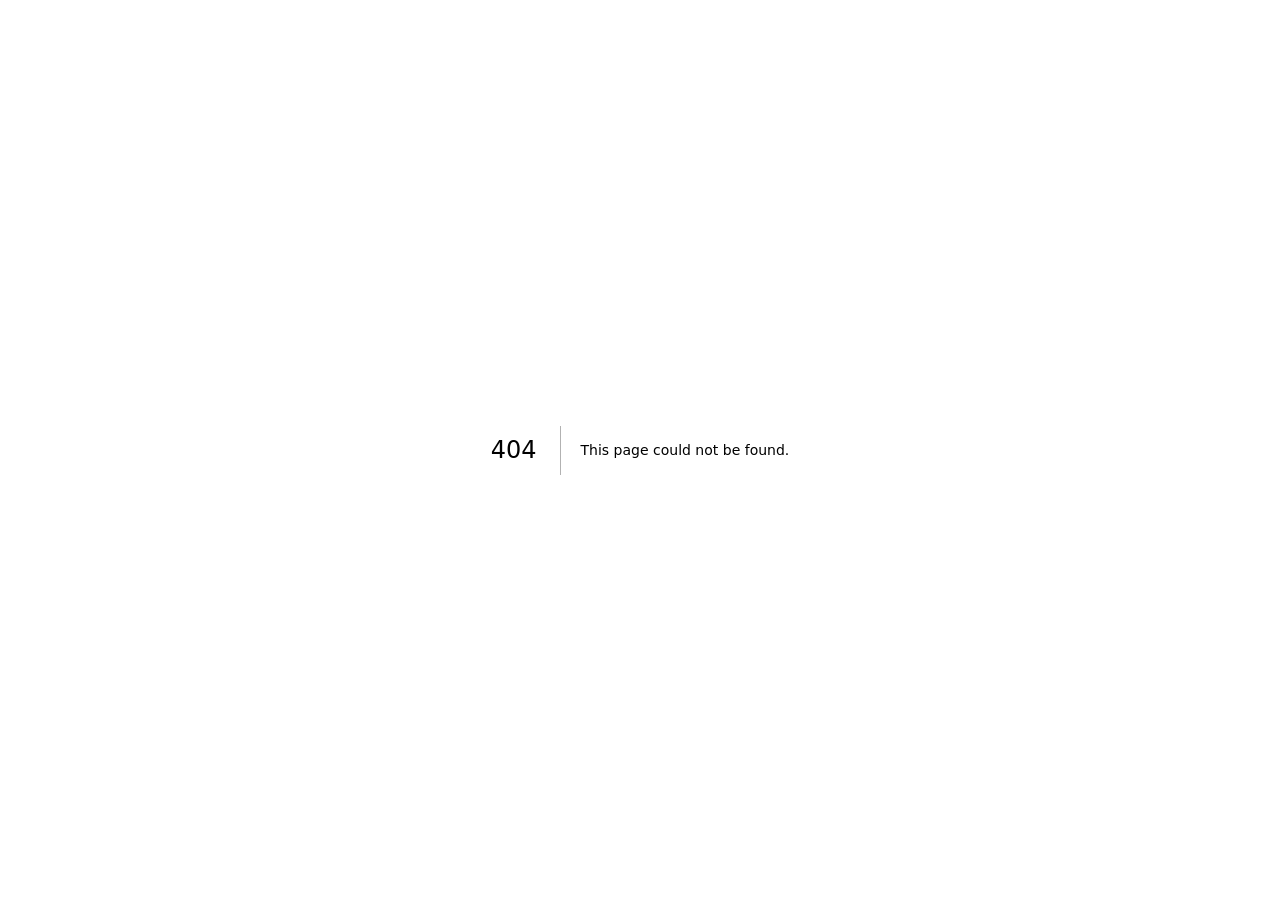
<file: 404/index.html>
<!DOCTYPE html><html lang="en" style="--site-og-image:url(&quot;/og-warm-limestone-v2.png&quot;)"><head><meta charSet="utf-8"/><meta name="viewport" content="width=device-width, initial-scale=1"/><link rel="stylesheet" href="/_next/static/chunks/0vpgfdlmw3.2_.css" data-precedence="next"/><link rel="preload" as="script" fetchPriority="low" href="/_next/static/chunks/03cfer45fiu76.js"/><script src="/_next/static/chunks/0pqt~8bl3ukh4.js" async=""></script><script src="/_next/static/chunks/10u3y4bw1ayzs.js" async=""></script><script src="/_next/static/chunks/13b.1zrnxoedg.js" async=""></script><script src="/_next/static/chunks/turbopack-0ru.-r58bqd0v.js" async=""></script><script src="/_next/static/chunks/011gvo_biuz3g.js" async=""></script><script src="/_next/static/chunks/0d3shmwh5_nmn.js" async=""></script><meta name="robots" content="noindex"/><meta name="next-size-adjust" content=""/><title>404: This page could not be found.</title><title>Oil Well Production Recovery | AWT Well Performance</title><meta name="description" content="A regional commercial channel for candidate-led oil well production recovery across the Middle East, Africa, Europe and Canada."/><meta name="application-name" content="AWT Well Performance"/><meta name="keywords" content="oil well production recovery,paraffin treatment,asphaltene treatment,shut-in well recovery,mature oil wells,artificial lift friction,near-wellbore organic damage"/><meta name="referrer" content="origin-when-cross-origin"/><meta name="robots" content="index, follow"/><meta name="googlebot" content="index, follow, max-video-preview:-1, max-image-preview:large, max-snippet:-1"/><meta name="category" content="Oil and gas production technology"/><link rel="canonical" href="https://awtwellperformance.com/"/><meta property="og:title" content="Oil Well Production Recovery | AWT Well Performance"/><meta property="og:description" content="A regional commercial channel for candidate-led oil well production recovery across the Middle East, Africa, Europe and Canada."/><meta property="og:url" content="https://awtwellperformance.com/"/><meta property="og:site_name" content="AWT Well Performance"/><meta property="og:locale" content="en_US"/><meta property="og:image" content="https://awtwellperformance.com/og-warm-limestone-v2.png"/><meta property="og:image:width" content="1200"/><meta property="og:image:height" content="630"/><meta property="og:image:alt" content="AWT Well Performance oil well production recovery"/><meta property="og:type" content="website"/><meta name="twitter:card" content="summary_large_image"/><meta name="twitter:title" content="Oil Well Production Recovery | AWT Well Performance"/><meta name="twitter:description" content="A regional commercial channel for candidate-led oil well production recovery across the Middle East, Africa, Europe and Canada."/><meta name="twitter:image" content="https://awtwellperformance.com/og-warm-limestone-v2.png"/><link rel="icon" href="https://awtwellperformance.com/favicon.svg"/><script src="/_next/static/chunks/03~yq9q893hmn.js" noModule=""></script></head><body class="manrope_de7b2fa9-module__1ltb7q__variable cormorant_garamond_61b85bed-module__MlNwqW__variable"><div hidden=""><!--$--><!--/$--></div><div style="font-family:system-ui,&quot;Segoe UI&quot;,Roboto,Helvetica,Arial,sans-serif,&quot;Apple Color Emoji&quot;,&quot;Segoe UI Emoji&quot;;height:100vh;text-align:center;display:flex;flex-direction:column;align-items:center;justify-content:center"><div><style>body{color:#000;background:#fff;margin:0}.next-error-h1{border-right:1px solid rgba(0,0,0,.3)}@media (prefers-color-scheme:dark){body{color:#fff;background:#000}.next-error-h1{border-right:1px solid rgba(255,255,255,.3)}}</style><h1 class="next-error-h1" style="display:inline-block;margin:0 20px 0 0;padding:0 23px 0 0;font-size:24px;font-weight:500;vertical-align:top;line-height:49px">404</h1><div style="display:inline-block"><h2 style="font-size:14px;font-weight:400;line-height:49px;margin:0">This page could not be found.</h2></div></div></div><!--$--><!--/$--><script src="/_next/static/chunks/03cfer45fiu76.js" id="_R_" async=""></script><script>(self.__next_f=self.__next_f||[]).push([0])</script><script>self.__next_f.push([1,"1:\"$Sreact.fragment\"\n2:I[28224,[\"/_next/static/chunks/011gvo_biuz3g.js\",\"/_next/static/chunks/0d3shmwh5_nmn.js\"],\"default\"]\n3:I[39756,[\"/_next/static/chunks/011gvo_biuz3g.js\",\"/_next/static/chunks/0d3shmwh5_nmn.js\"],\"default\"]\n4:I[37457,[\"/_next/static/chunks/011gvo_biuz3g.js\",\"/_next/static/chunks/0d3shmwh5_nmn.js\"],\"default\"]\n5:I[97367,[\"/_next/static/chunks/011gvo_biuz3g.js\",\"/_next/static/chunks/0d3shmwh5_nmn.js\"],\"OutletBoundary\"]\n6:\"$Sreact.suspense\"\n9:I[97367,[\"/_next/static/chunks/011gvo_biuz3g.js\",\"/_next/static/chunks/0d3shmwh5_nmn.js\"],\"ViewportBoundary\"]\nb:I[97367,[\"/_next/static/chunks/011gvo_biuz3g.js\",\"/_next/static/chunks/0d3shmwh5_nmn.js\"],\"MetadataBoundary\"]\nd:I[68027,[\"/_next/static/chunks/011gvo_biuz3g.js\",\"/_next/static/chunks/0d3shmwh5_nmn.js\"],\"default\",1]\n:HL[\"/_next/static/chunks/0vpgfdlmw3.2_.css\",\"style\"]\n"])</script><script>self.__next_f.push([1,"0:{\"P\":null,\"c\":[\"\",\"_not-found\",\"\"],\"q\":\"\",\"i\":false,\"f\":[[[\"\",{\"children\":[\"/_not-found\",{\"children\":[\"__PAGE__\",{}]}]},\"$undefined\",\"$undefined\",16],[[\"$\",\"$1\",\"c\",{\"children\":[[[\"$\",\"link\",\"0\",{\"rel\":\"stylesheet\",\"href\":\"/_next/static/chunks/0vpgfdlmw3.2_.css\",\"precedence\":\"next\",\"crossOrigin\":\"$undefined\",\"nonce\":\"$undefined\"}],[\"$\",\"script\",\"script-0\",{\"src\":\"/_next/static/chunks/011gvo_biuz3g.js\",\"async\":true,\"nonce\":\"$undefined\"}],[\"$\",\"script\",\"script-1\",{\"src\":\"/_next/static/chunks/0d3shmwh5_nmn.js\",\"async\":true,\"nonce\":\"$undefined\"}]],[\"$\",\"html\",null,{\"lang\":\"en\",\"style\":{\"--site-og-image\":\"url(\\\"/og-warm-limestone-v2.png\\\")\"},\"children\":[\"$\",\"body\",null,{\"className\":\"manrope_de7b2fa9-module__1ltb7q__variable cormorant_garamond_61b85bed-module__MlNwqW__variable\",\"children\":[[\"$\",\"$L2\",null,{}],[\"$\",\"$L3\",null,{\"parallelRouterKey\":\"children\",\"error\":\"$undefined\",\"errorStyles\":\"$undefined\",\"errorScripts\":\"$undefined\",\"template\":[\"$\",\"$L4\",null,{}],\"templateStyles\":\"$undefined\",\"templateScripts\":\"$undefined\",\"notFound\":[[[\"$\",\"title\",null,{\"children\":\"404: This page could not be found.\"}],[\"$\",\"div\",null,{\"style\":{\"fontFamily\":\"system-ui,\\\"Segoe UI\\\",Roboto,Helvetica,Arial,sans-serif,\\\"Apple Color Emoji\\\",\\\"Segoe UI Emoji\\\"\",\"height\":\"100vh\",\"textAlign\":\"center\",\"display\":\"flex\",\"flexDirection\":\"column\",\"alignItems\":\"center\",\"justifyContent\":\"center\"},\"children\":[\"$\",\"div\",null,{\"children\":[[\"$\",\"style\",null,{\"dangerouslySetInnerHTML\":{\"__html\":\"body{color:#000;background:#fff;margin:0}.next-error-h1{border-right:1px solid rgba(0,0,0,.3)}@media (prefers-color-scheme:dark){body{color:#fff;background:#000}.next-error-h1{border-right:1px solid rgba(255,255,255,.3)}}\"}}],[\"$\",\"h1\",null,{\"className\":\"next-error-h1\",\"style\":{\"display\":\"inline-block\",\"margin\":\"0 20px 0 0\",\"padding\":\"0 23px 0 0\",\"fontSize\":24,\"fontWeight\":500,\"verticalAlign\":\"top\",\"lineHeight\":\"49px\"},\"children\":404}],[\"$\",\"div\",null,{\"style\":{\"display\":\"inline-block\"},\"children\":[\"$\",\"h2\",null,{\"style\":{\"fontSize\":14,\"fontWeight\":400,\"lineHeight\":\"49px\",\"margin\":0},\"children\":\"This page could not be found.\"}]}]]}]}]],[]],\"forbidden\":\"$undefined\",\"unauthorized\":\"$undefined\"}]]}]}]]}],{\"children\":[[\"$\",\"$1\",\"c\",{\"children\":[null,[\"$\",\"$L3\",null,{\"parallelRouterKey\":\"children\",\"error\":\"$undefined\",\"errorStyles\":\"$undefined\",\"errorScripts\":\"$undefined\",\"template\":[\"$\",\"$L4\",null,{}],\"templateStyles\":\"$undefined\",\"templateScripts\":\"$undefined\",\"notFound\":\"$undefined\",\"forbidden\":\"$undefined\",\"unauthorized\":\"$undefined\"}]]}],{\"children\":[[\"$\",\"$1\",\"c\",{\"children\":[[[\"$\",\"title\",null,{\"children\":\"404: This page could not be found.\"}],[\"$\",\"div\",null,{\"style\":\"$0:f:0:1:0:props:children:1:props:children:props:children:1:props:notFound:0:1:props:style\",\"children\":[\"$\",\"div\",null,{\"children\":[[\"$\",\"style\",null,{\"dangerouslySetInnerHTML\":{\"__html\":\"body{color:#000;background:#fff;margin:0}.next-error-h1{border-right:1px solid rgba(0,0,0,.3)}@media (prefers-color-scheme:dark){body{color:#fff;background:#000}.next-error-h1{border-right:1px solid rgba(255,255,255,.3)}}\"}}],[\"$\",\"h1\",null,{\"className\":\"next-error-h1\",\"style\":\"$0:f:0:1:0:props:children:1:props:children:props:children:1:props:notFound:0:1:props:children:props:children:1:props:style\",\"children\":404}],[\"$\",\"div\",null,{\"style\":\"$0:f:0:1:0:props:children:1:props:children:props:children:1:props:notFound:0:1:props:children:props:children:2:props:style\",\"children\":[\"$\",\"h2\",null,{\"style\":\"$0:f:0:1:0:props:children:1:props:children:props:children:1:props:notFound:0:1:props:children:props:children:2:props:children:props:style\",\"children\":\"This page could not be found.\"}]}]]}]}]],null,[\"$\",\"$L5\",null,{\"children\":[\"$\",\"$6\",null,{\"name\":\"Next.MetadataOutlet\",\"children\":\"$@7\"}]}]]}],{},null,false,null]},null,false,\"$@8\"]},null,false,null],[\"$\",\"$1\",\"h\",{\"children\":[[\"$\",\"meta\",null,{\"name\":\"robots\",\"content\":\"noindex\"}],[\"$\",\"$L9\",null,{\"children\":\"$La\"}],[\"$\",\"div\",null,{\"hidden\":true,\"children\":[\"$\",\"$Lb\",null,{\"children\":[\"$\",\"$6\",null,{\"name\":\"Next.Metadata\",\"children\":\"$Lc\"}]}]}],[\"$\",\"meta\",null,{\"name\":\"next-size-adjust\",\"content\":\"\"}]]}],false]],\"m\":\"$undefined\",\"G\":[\"$d\",[[\"$\",\"link\",\"0\",{\"rel\":\"stylesheet\",\"href\":\"/_next/static/chunks/0vpgfdlmw3.2_.css\",\"precedence\":\"next\",\"crossOrigin\":\"$undefined\",\"nonce\":\"$undefined\"}]]],\"S\":true,\"h\":null,\"s\":\"$undefined\",\"l\":\"$undefined\",\"p\":\"$undefined\",\"d\":\"$undefined\",\"b\":\"CehvLgQ5N9vAgfIVpWQ8r\"}\n"])</script><script>self.__next_f.push([1,"e:[]\n8:\"$We\"\n"])</script><script>self.__next_f.push([1,"a:[[\"$\",\"meta\",\"0\",{\"charSet\":\"utf-8\"}],[\"$\",\"meta\",\"1\",{\"name\":\"viewport\",\"content\":\"width=device-width, initial-scale=1\"}]]\n"])</script><script>self.__next_f.push([1,"f:I[27201,[\"/_next/static/chunks/011gvo_biuz3g.js\",\"/_next/static/chunks/0d3shmwh5_nmn.js\"],\"IconMark\"]\n7:null\n"])</script><script>self.__next_f.push([1,"c:[[\"$\",\"title\",\"0\",{\"children\":\"Oil Well Production Recovery | AWT Well Performance\"}],[\"$\",\"meta\",\"1\",{\"name\":\"description\",\"content\":\"A regional commercial channel for candidate-led oil well production recovery across the Middle East, Africa, Europe and Canada.\"}],[\"$\",\"meta\",\"2\",{\"name\":\"application-name\",\"content\":\"AWT Well Performance\"}],[\"$\",\"meta\",\"3\",{\"name\":\"keywords\",\"content\":\"oil well production recovery,paraffin treatment,asphaltene treatment,shut-in well recovery,mature oil wells,artificial lift friction,near-wellbore organic damage\"}],[\"$\",\"meta\",\"4\",{\"name\":\"referrer\",\"content\":\"origin-when-cross-origin\"}],[\"$\",\"meta\",\"5\",{\"name\":\"robots\",\"content\":\"index, follow\"}],[\"$\",\"meta\",\"6\",{\"name\":\"googlebot\",\"content\":\"index, follow, max-video-preview:-1, max-image-preview:large, max-snippet:-1\"}],[\"$\",\"meta\",\"7\",{\"name\":\"category\",\"content\":\"Oil and gas production technology\"}],[\"$\",\"link\",\"8\",{\"rel\":\"canonical\",\"href\":\"https://awtwellperformance.com/\"}],[\"$\",\"meta\",\"9\",{\"property\":\"og:title\",\"content\":\"Oil Well Production Recovery | AWT Well Performance\"}],[\"$\",\"meta\",\"10\",{\"property\":\"og:description\",\"content\":\"A regional commercial channel for candidate-led oil well production recovery across the Middle East, Africa, Europe and Canada.\"}],[\"$\",\"meta\",\"11\",{\"property\":\"og:url\",\"content\":\"https://awtwellperformance.com/\"}],[\"$\",\"meta\",\"12\",{\"property\":\"og:site_name\",\"content\":\"AWT Well Performance\"}],[\"$\",\"meta\",\"13\",{\"property\":\"og:locale\",\"content\":\"en_US\"}],[\"$\",\"meta\",\"14\",{\"property\":\"og:image\",\"content\":\"https://awtwellperformance.com/og-warm-limestone-v2.png\"}],[\"$\",\"meta\",\"15\",{\"property\":\"og:image:width\",\"content\":\"1200\"}],[\"$\",\"meta\",\"16\",{\"property\":\"og:image:height\",\"content\":\"630\"}],[\"$\",\"meta\",\"17\",{\"property\":\"og:image:alt\",\"content\":\"AWT Well Performance oil well production recovery\"}],[\"$\",\"meta\",\"18\",{\"property\":\"og:type\",\"content\":\"website\"}],[\"$\",\"meta\",\"19\",{\"name\":\"twitter:card\",\"content\":\"summary_large_image\"}],[\"$\",\"meta\",\"20\",{\"name\":\"twitter:title\",\"content\":\"Oil Well Production Recovery | AWT Well Performance\"}],[\"$\",\"meta\",\"21\",{\"name\":\"twitter:description\",\"content\":\"A regional commercial channel for candidate-led oil well production recovery across the Middle East, Africa, Europe and Canada.\"}],[\"$\",\"meta\",\"22\",{\"name\":\"twitter:image\",\"content\":\"https://awtwellperformance.com/og-warm-limestone-v2.png\"}],[\"$\",\"link\",\"23\",{\"rel\":\"icon\",\"href\":\"https://awtwellperformance.com/favicon.svg\"}],[\"$\",\"$Lf\",\"24\",{}]]\n"])</script></body></html>
</file>
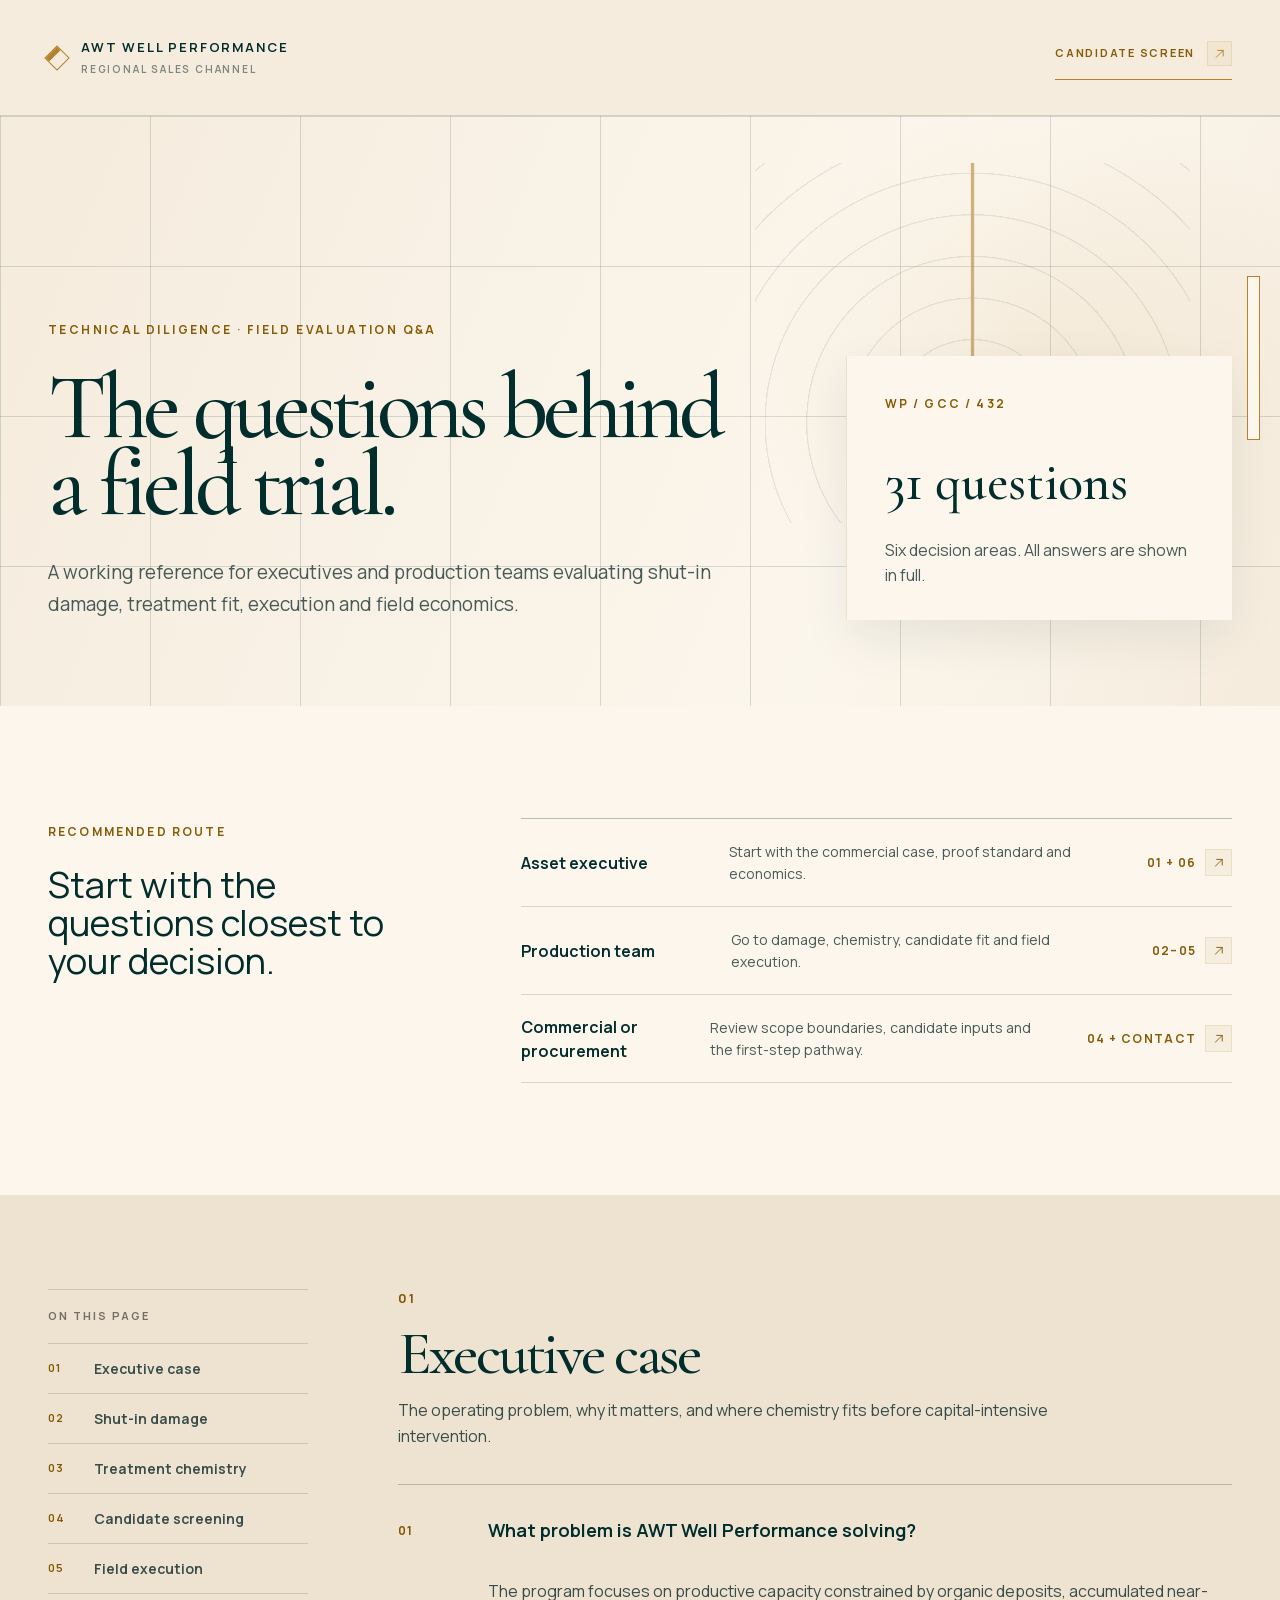
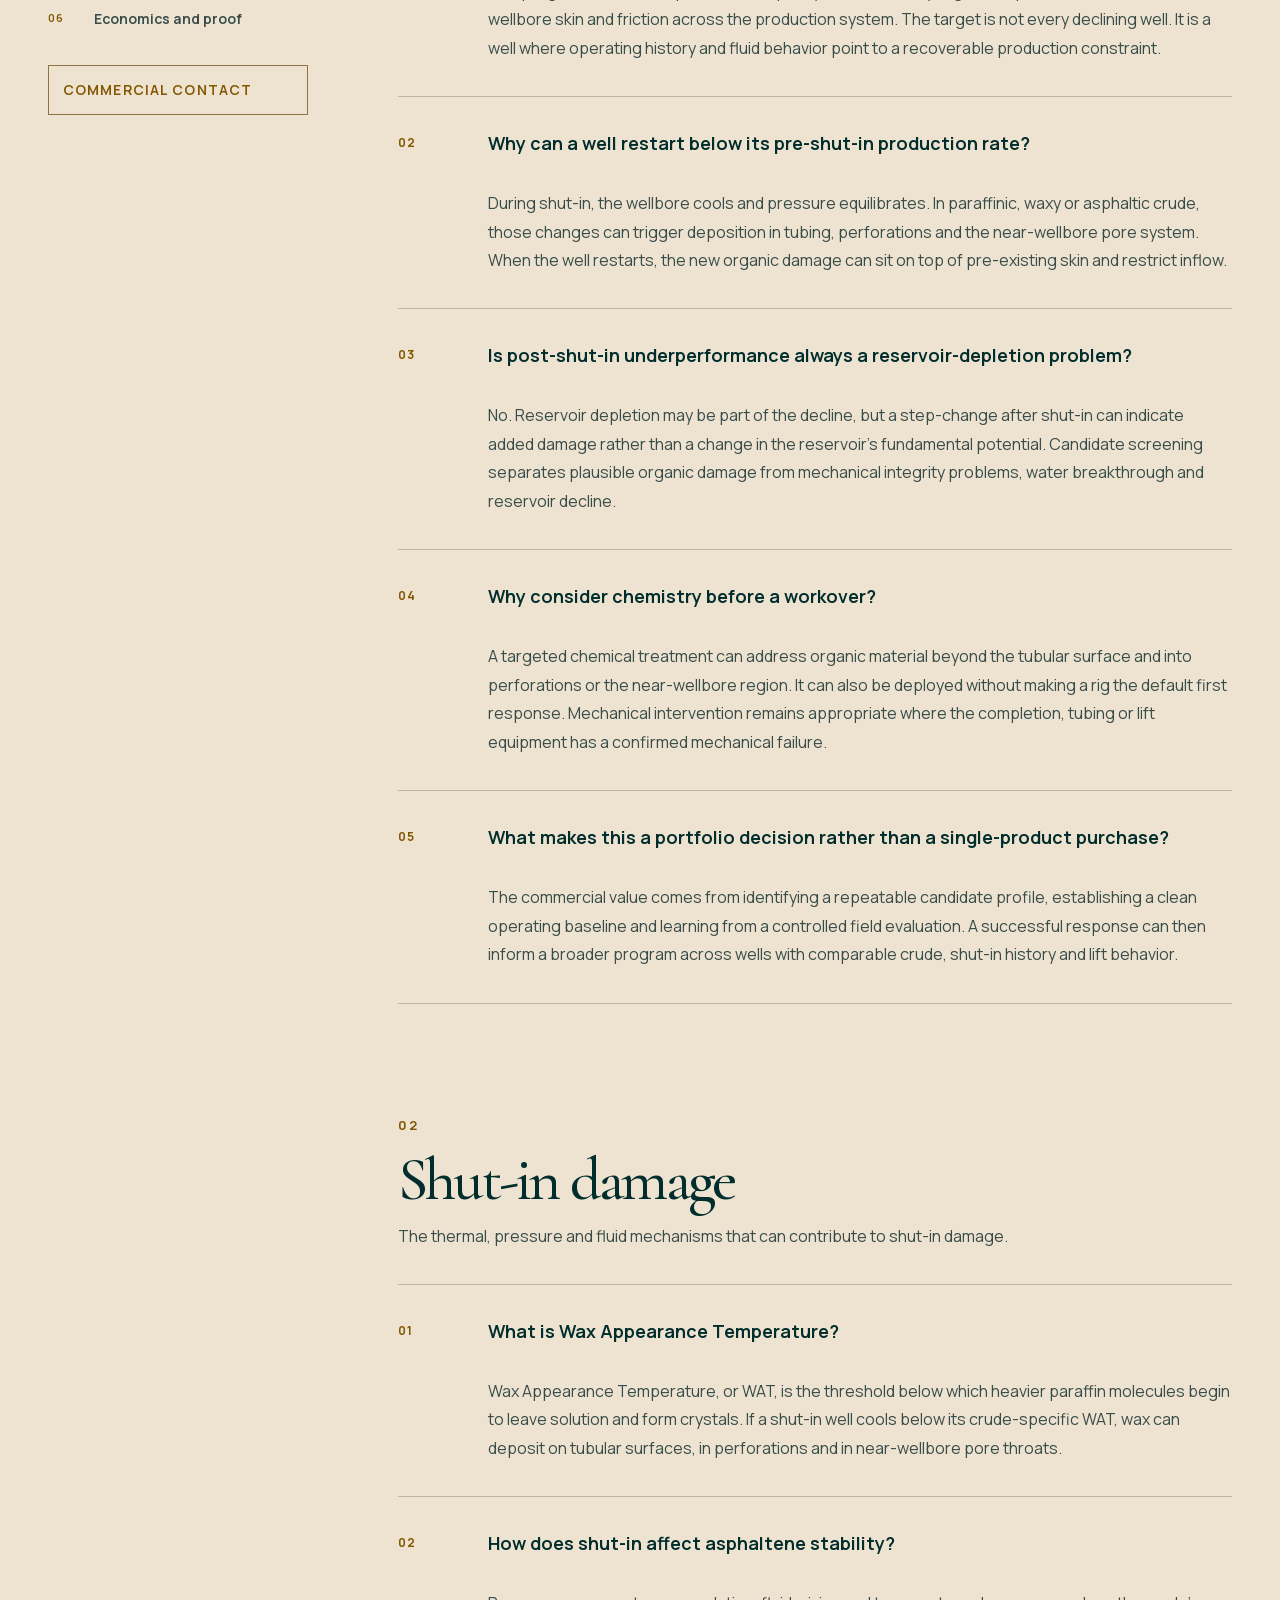
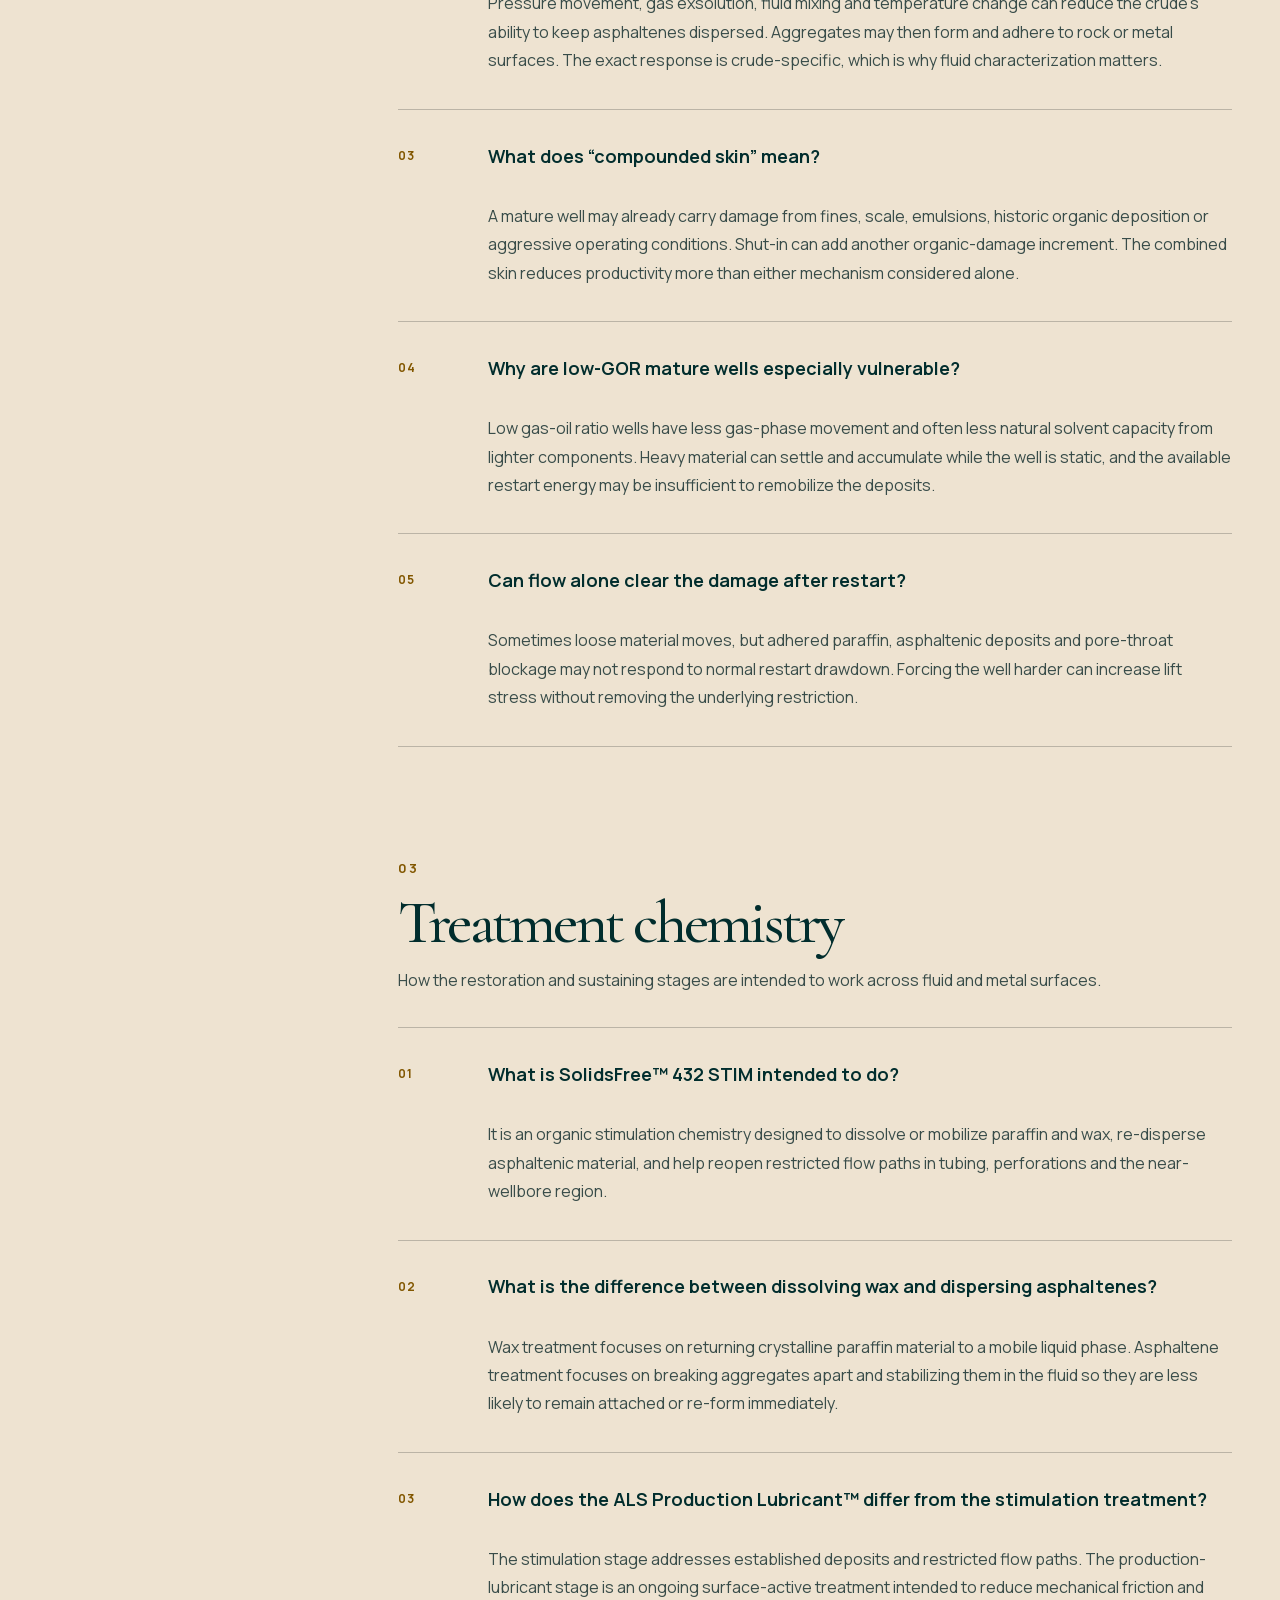
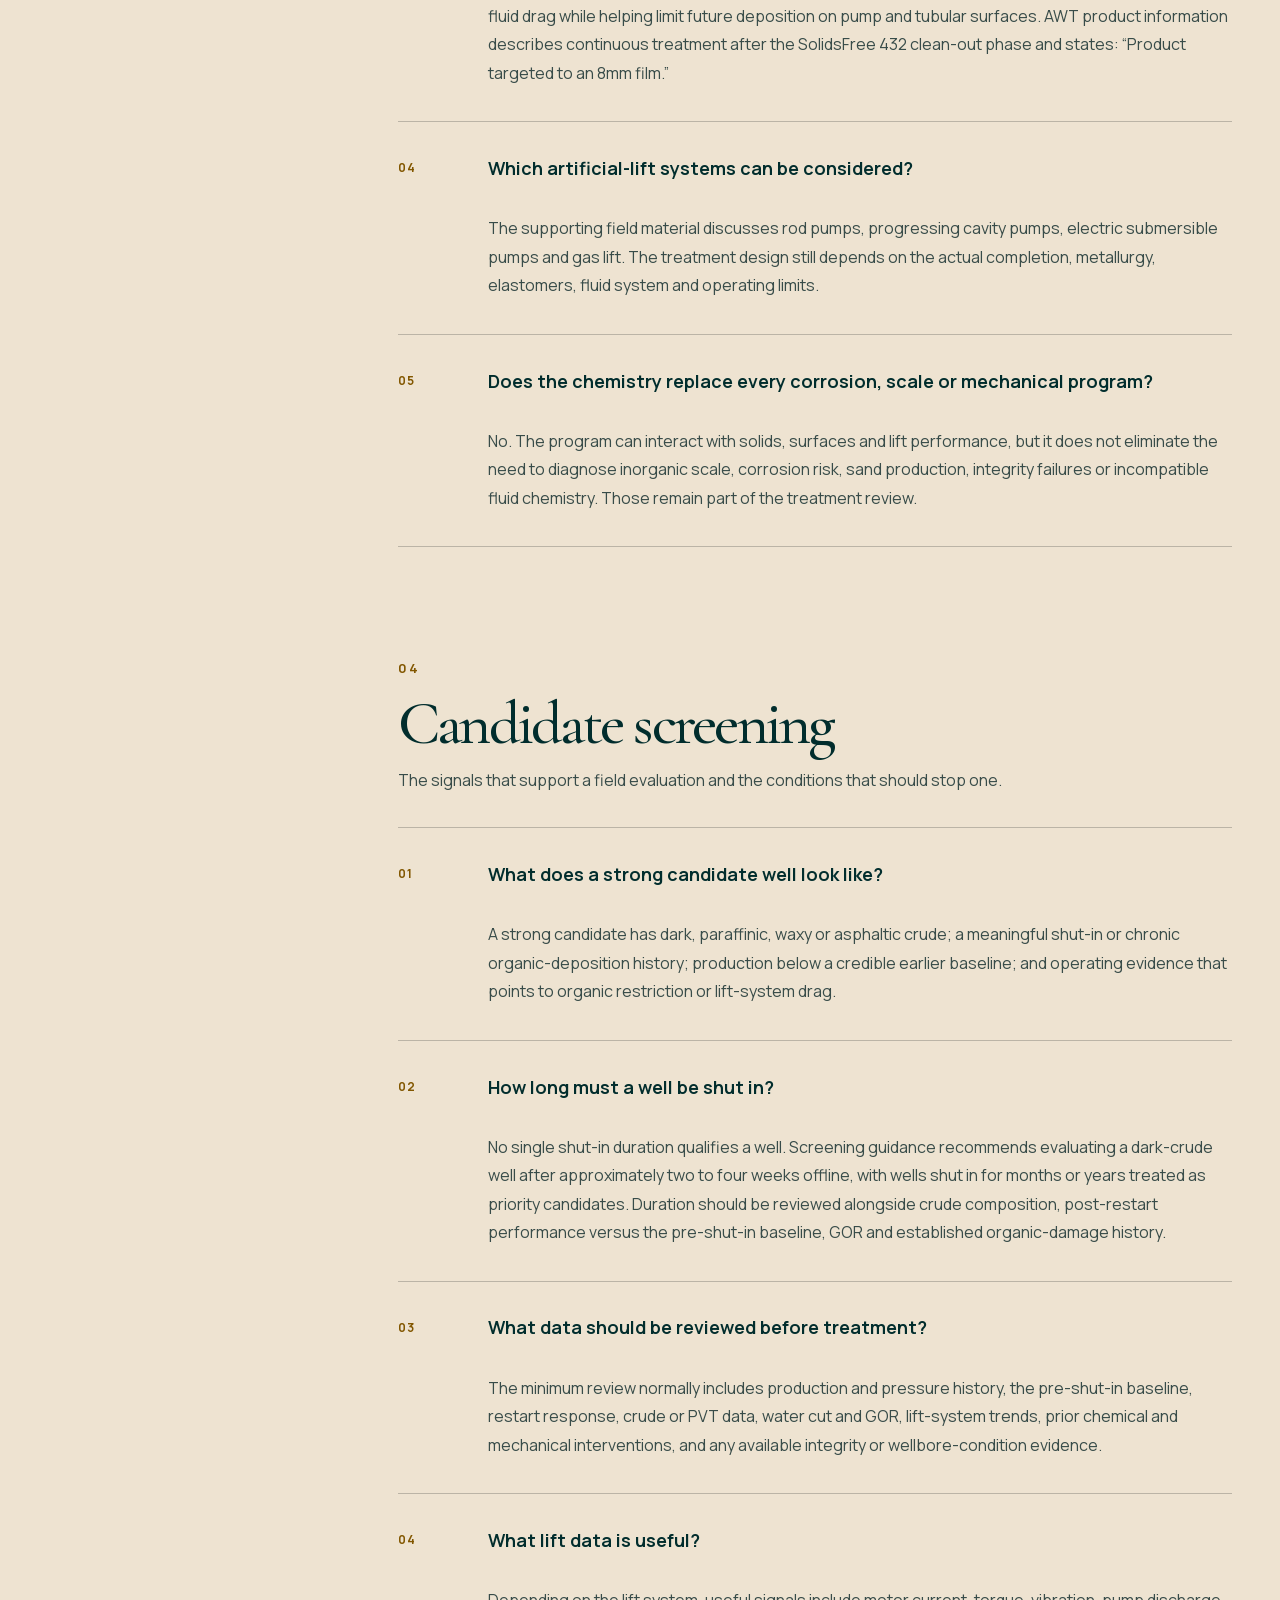
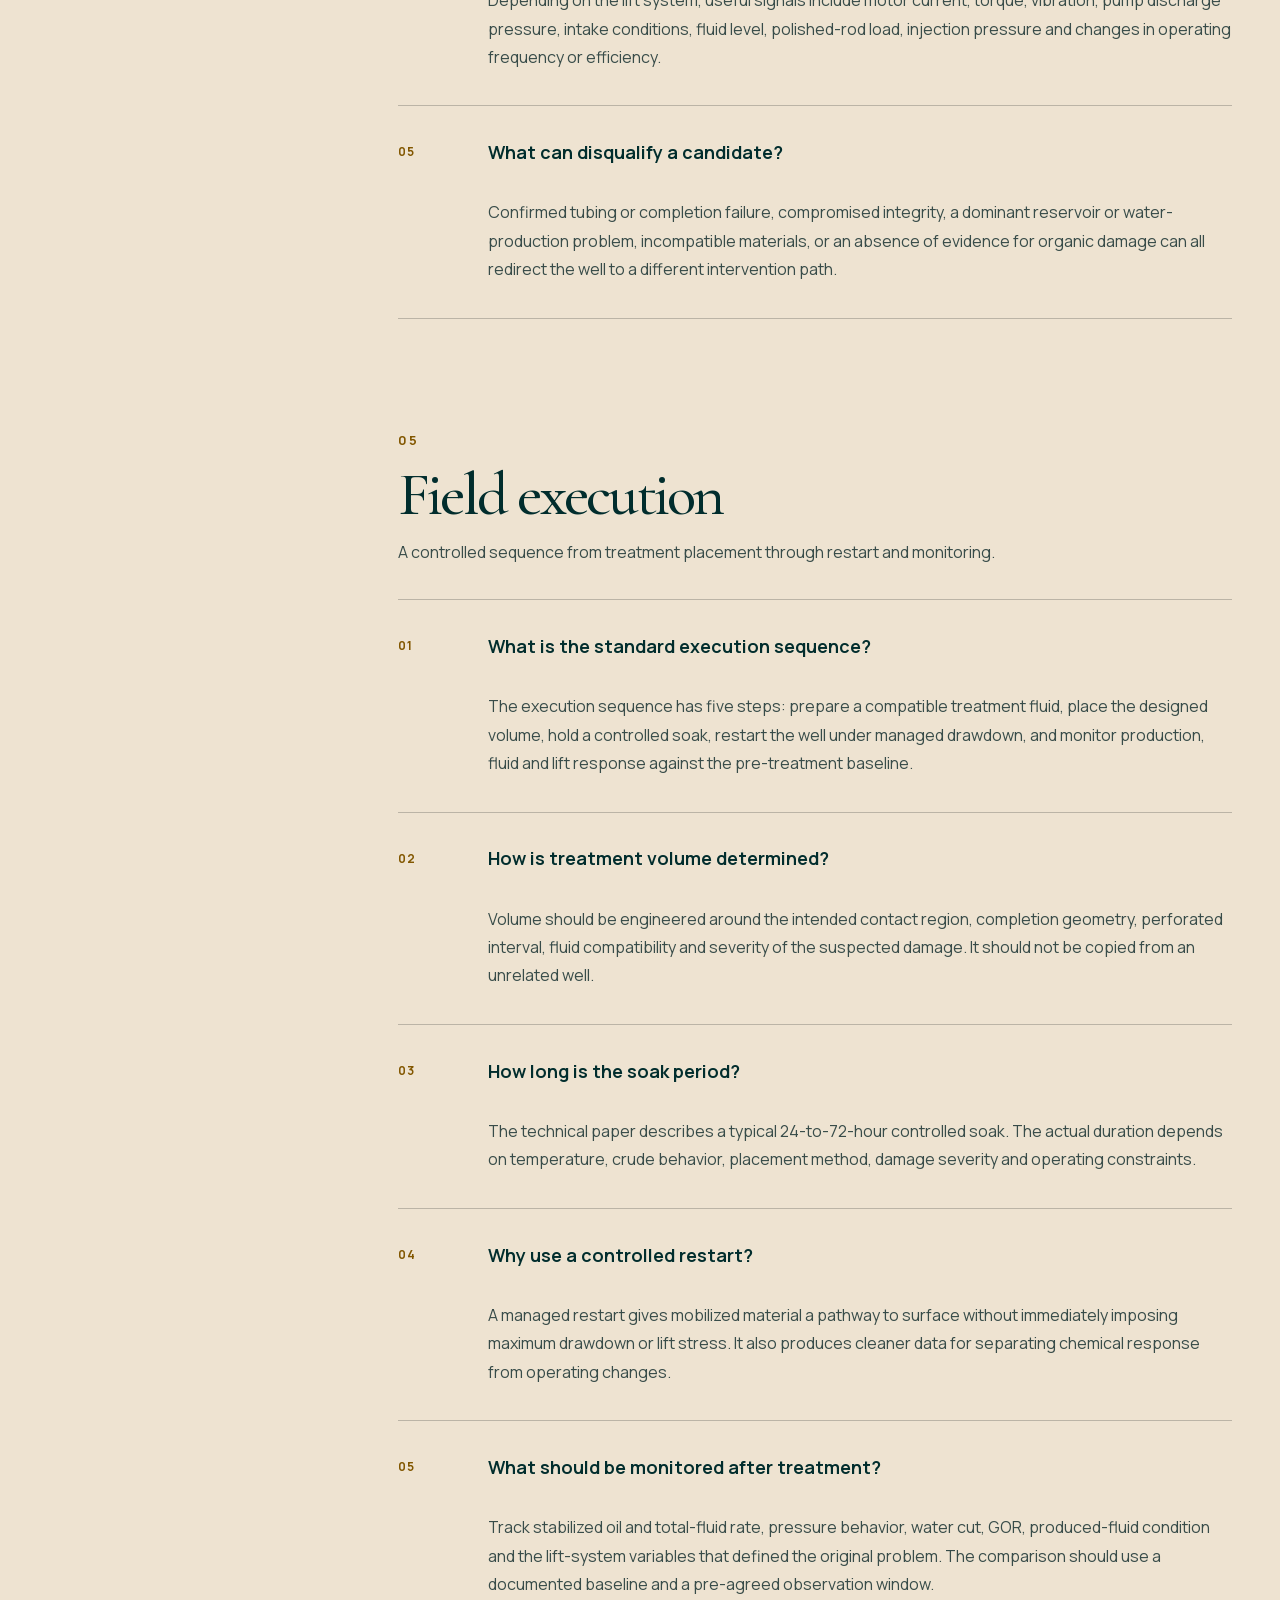
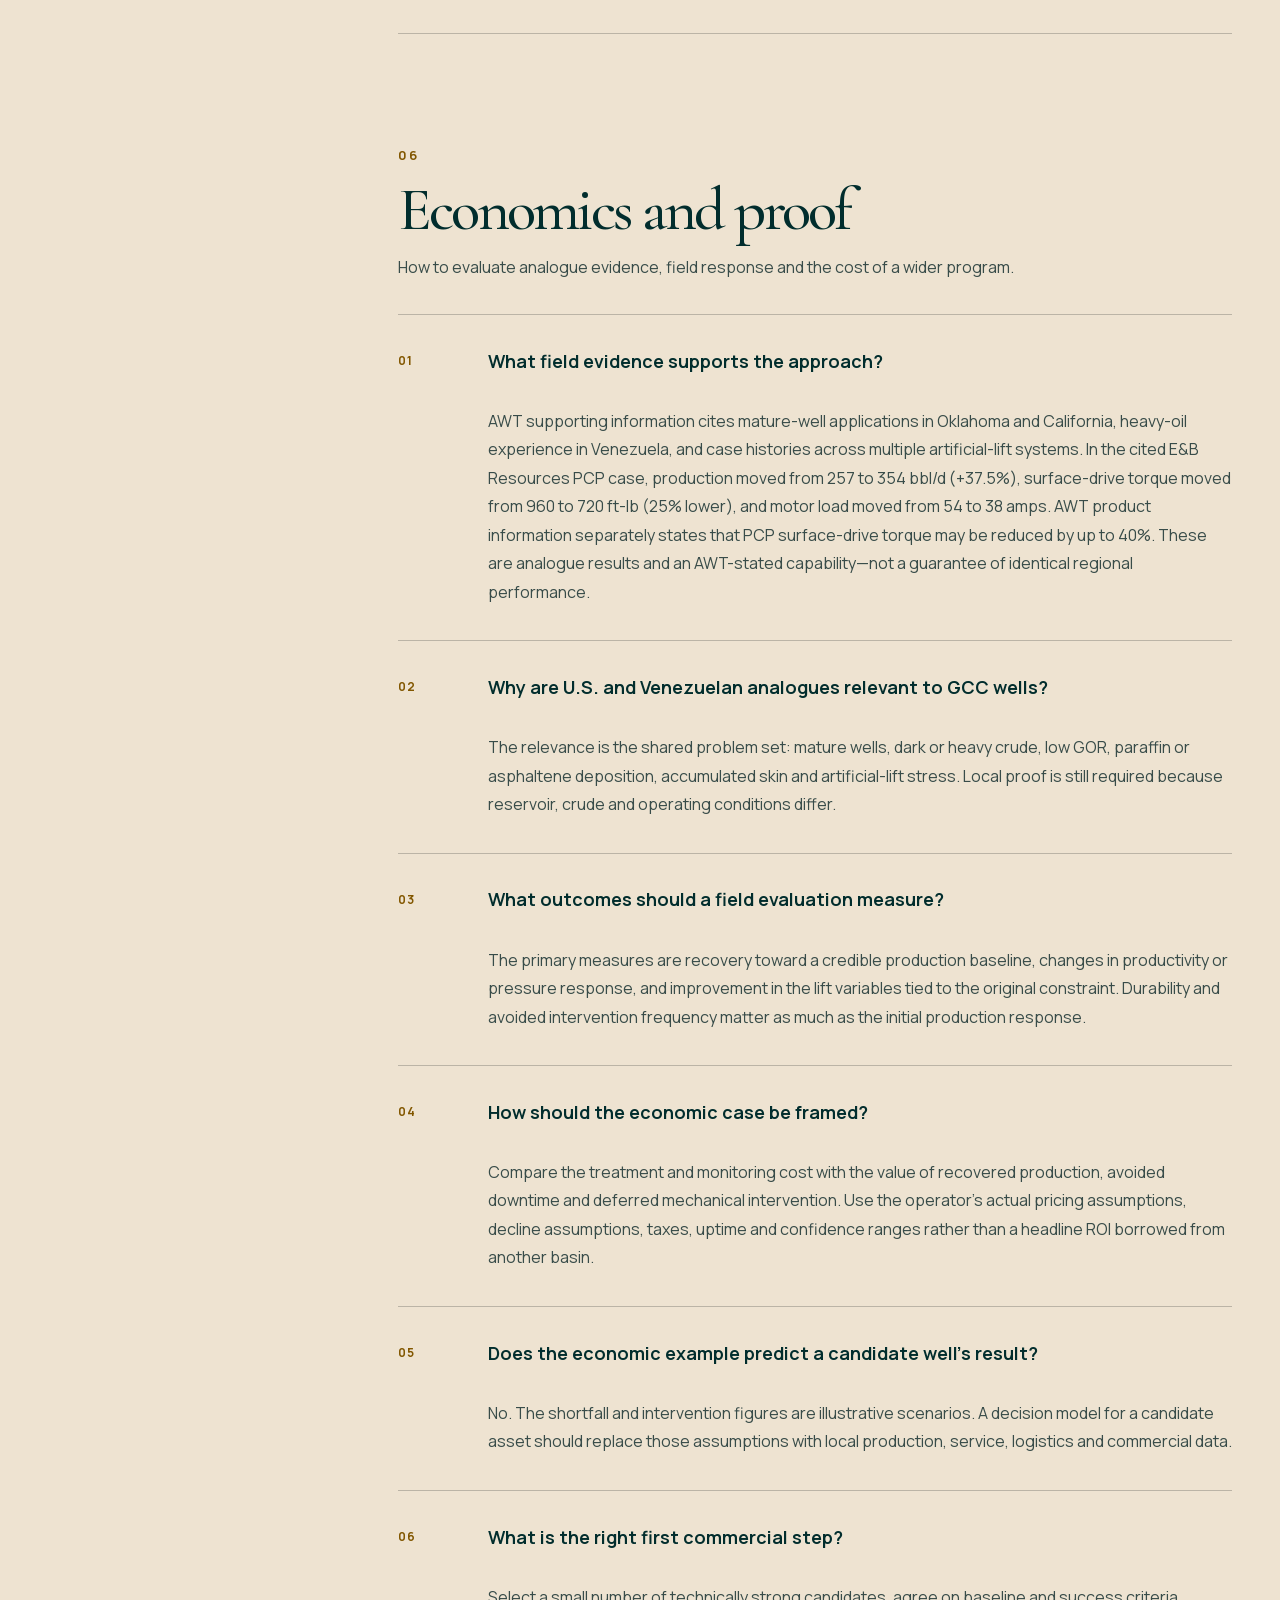
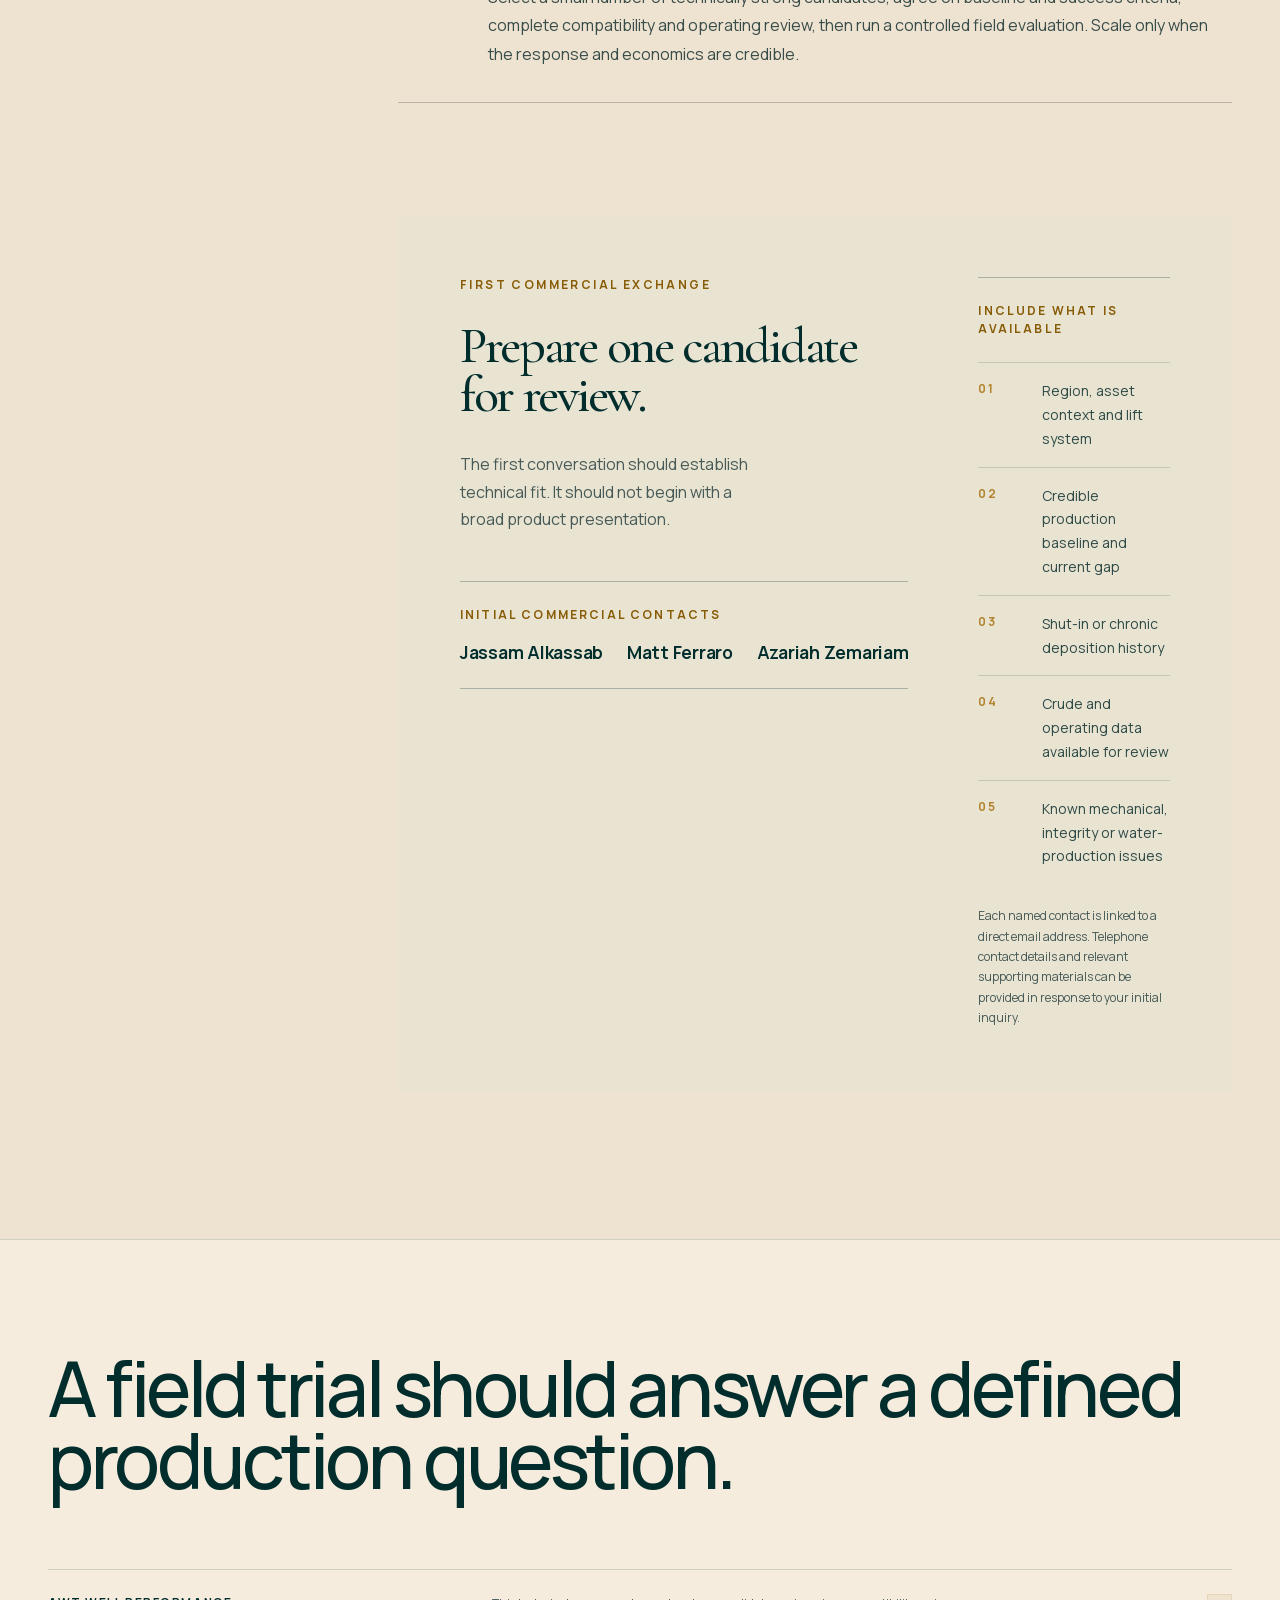
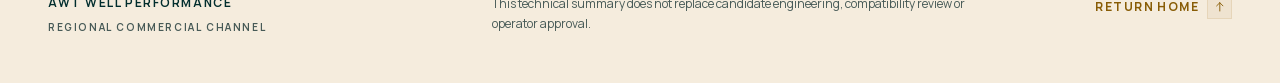
<file: questions/index.html>
<!DOCTYPE html><html lang="en" style="--site-og-image:url(&quot;/og-warm-limestone-v2.png&quot;)"><head><meta charSet="utf-8"/><meta name="viewport" content="width=device-width, initial-scale=1"/><link rel="preload" href="/_next/static/media/01e4147cff8141ee-s.p.10ked.7w885.g.woff2" as="font" crossorigin="" type="font/woff2"/><link rel="preload" href="/_next/static/media/a343f882a40d2cc9-s.p.0kho-wj7-y-w1.woff2" as="font" crossorigin="" type="font/woff2"/><link rel="stylesheet" href="/_next/static/chunks/0vpgfdlmw3.2_.css" data-precedence="next"/><link rel="preload" as="script" fetchPriority="low" href="/_next/static/chunks/03cfer45fiu76.js"/><script src="/_next/static/chunks/0pqt~8bl3ukh4.js" async=""></script><script src="/_next/static/chunks/10u3y4bw1ayzs.js" async=""></script><script src="/_next/static/chunks/13b.1zrnxoedg.js" async=""></script><script src="/_next/static/chunks/turbopack-0ru.-r58bqd0v.js" async=""></script><script src="/_next/static/chunks/011gvo_biuz3g.js" async=""></script><script src="/_next/static/chunks/0d3shmwh5_nmn.js" async=""></script><script src="/_next/static/chunks/0ka051yepewro.js" async=""></script><meta name="next-size-adjust" content=""/><title>Oil Well Production Recovery Q&amp;A | AWT Well Performance</title><meta name="description" content="31 technical answers on shut-in damage, paraffin, asphaltene, treatment chemistry, candidate screening, field execution and proof."/><meta name="application-name" content="AWT Well Performance"/><meta name="keywords" content="oil well production recovery,paraffin treatment,asphaltene treatment,shut-in well recovery,mature oil wells,artificial lift friction,near-wellbore organic damage"/><meta name="referrer" content="origin-when-cross-origin"/><meta name="robots" content="index, follow"/><meta name="googlebot" content="index, follow, max-video-preview:-1, max-image-preview:large, max-snippet:-1"/><meta name="category" content="Oil and gas production technology"/><link rel="canonical" href="https://awtwellperformance.com/questions/"/><meta property="og:title" content="Oil Well Production Recovery Q&amp;A | AWT Well Performance"/><meta property="og:description" content="31 technical answers on shut-in damage, paraffin, asphaltene, treatment chemistry, candidate screening, field execution and proof."/><meta property="og:url" content="https://awtwellperformance.com/questions/"/><meta property="og:image" content="https://awtwellperformance.com/og-warm-limestone-v2.png"/><meta property="og:image:width" content="1200"/><meta property="og:image:height" content="630"/><meta property="og:image:alt" content="AWT Well Performance technical diligence Q&amp;A"/><meta name="twitter:card" content="summary_large_image"/><meta name="twitter:title" content="Oil Well Production Recovery Q&amp;A | AWT Well Performance"/><meta name="twitter:description" content="31 technical answers on shut-in damage, paraffin, asphaltene, treatment chemistry, candidate screening, field execution and proof."/><meta name="twitter:image" content="https://awtwellperformance.com/og-warm-limestone-v2.png"/><link rel="icon" href="https://awtwellperformance.com/favicon.svg"/><script src="/_next/static/chunks/03~yq9q893hmn.js" noModule=""></script></head><body class="manrope_de7b2fa9-module__1ltb7q__variable cormorant_garamond_61b85bed-module__MlNwqW__variable"><div hidden=""><!--$--><!--/$--></div><script type="application/ld+json">{"@context":"https://schema.org","@graph":[{"@type":"FAQPage","@id":"https://awtwellperformance.com/questions/#faq","url":"https://awtwellperformance.com/questions/","name":"Oil Well Production Recovery Q&A | AWT Well Performance","description":"31 technical answers on shut-in damage, paraffin, asphaltene, treatment chemistry, candidate screening, field execution and proof.","inLanguage":"en","mainEntity":[{"@type":"Question","name":"What problem is AWT Well Performance solving?","acceptedAnswer":{"@type":"Answer","text":"The program focuses on productive capacity constrained by organic deposits, accumulated near-wellbore skin and friction across the production system. The target is not every declining well. It is a well where operating history and fluid behavior point to a recoverable production constraint."}},{"@type":"Question","name":"Why can a well restart below its pre-shut-in production rate?","acceptedAnswer":{"@type":"Answer","text":"During shut-in, the wellbore cools and pressure equilibrates. In paraffinic, waxy or asphaltic crude, those changes can trigger deposition in tubing, perforations and the near-wellbore pore system. When the well restarts, the new organic damage can sit on top of pre-existing skin and restrict inflow."}},{"@type":"Question","name":"Is post-shut-in underperformance always a reservoir-depletion problem?","acceptedAnswer":{"@type":"Answer","text":"No. Reservoir depletion may be part of the decline, but a step-change after shut-in can indicate added damage rather than a change in the reservoir’s fundamental potential. Candidate screening separates plausible organic damage from mechanical integrity problems, water breakthrough and reservoir decline."}},{"@type":"Question","name":"Why consider chemistry before a workover?","acceptedAnswer":{"@type":"Answer","text":"A targeted chemical treatment can address organic material beyond the tubular surface and into perforations or the near-wellbore region. It can also be deployed without making a rig the default first response. Mechanical intervention remains appropriate where the completion, tubing or lift equipment has a confirmed mechanical failure."}},{"@type":"Question","name":"What makes this a portfolio decision rather than a single-product purchase?","acceptedAnswer":{"@type":"Answer","text":"The commercial value comes from identifying a repeatable candidate profile, establishing a clean operating baseline and learning from a controlled field evaluation. A successful response can then inform a broader program across wells with comparable crude, shut-in history and lift behavior."}},{"@type":"Question","name":"What is Wax Appearance Temperature?","acceptedAnswer":{"@type":"Answer","text":"Wax Appearance Temperature, or WAT, is the threshold below which heavier paraffin molecules begin to leave solution and form crystals. If a shut-in well cools below its crude-specific WAT, wax can deposit on tubular surfaces, in perforations and in near-wellbore pore throats."}},{"@type":"Question","name":"How does shut-in affect asphaltene stability?","acceptedAnswer":{"@type":"Answer","text":"Pressure movement, gas exsolution, fluid mixing and temperature change can reduce the crude’s ability to keep asphaltenes dispersed. Aggregates may then form and adhere to rock or metal surfaces. The exact response is crude-specific, which is why fluid characterization matters."}},{"@type":"Question","name":"What does “compounded skin” mean?","acceptedAnswer":{"@type":"Answer","text":"A mature well may already carry damage from fines, scale, emulsions, historic organic deposition or aggressive operating conditions. Shut-in can add another organic-damage increment. The combined skin reduces productivity more than either mechanism considered alone."}},{"@type":"Question","name":"Why are low-GOR mature wells especially vulnerable?","acceptedAnswer":{"@type":"Answer","text":"Low gas-oil ratio wells have less gas-phase movement and often less natural solvent capacity from lighter components. Heavy material can settle and accumulate while the well is static, and the available restart energy may be insufficient to remobilize the deposits."}},{"@type":"Question","name":"Can flow alone clear the damage after restart?","acceptedAnswer":{"@type":"Answer","text":"Sometimes loose material moves, but adhered paraffin, asphaltenic deposits and pore-throat blockage may not respond to normal restart drawdown. Forcing the well harder can increase lift stress without removing the underlying restriction."}},{"@type":"Question","name":"What is SolidsFree™ 432 STIM intended to do?","acceptedAnswer":{"@type":"Answer","text":"It is an organic stimulation chemistry designed to dissolve or mobilize paraffin and wax, re-disperse asphaltenic material, and help reopen restricted flow paths in tubing, perforations and the near-wellbore region."}},{"@type":"Question","name":"What is the difference between dissolving wax and dispersing asphaltenes?","acceptedAnswer":{"@type":"Answer","text":"Wax treatment focuses on returning crystalline paraffin material to a mobile liquid phase. Asphaltene treatment focuses on breaking aggregates apart and stabilizing them in the fluid so they are less likely to remain attached or re-form immediately."}},{"@type":"Question","name":"How does the ALS Production Lubricant™ differ from the stimulation treatment?","acceptedAnswer":{"@type":"Answer","text":"The stimulation stage addresses established deposits and restricted flow paths. The production-lubricant stage is an ongoing surface-active treatment intended to reduce mechanical friction and fluid drag while helping limit future deposition on pump and tubular surfaces. AWT product information describes continuous treatment after the SolidsFree 432 clean-out phase and states: “Product targeted to an 8mm film.”"}},{"@type":"Question","name":"Which artificial-lift systems can be considered?","acceptedAnswer":{"@type":"Answer","text":"The supporting field material discusses rod pumps, progressing cavity pumps, electric submersible pumps and gas lift. The treatment design still depends on the actual completion, metallurgy, elastomers, fluid system and operating limits."}},{"@type":"Question","name":"Does the chemistry replace every corrosion, scale or mechanical program?","acceptedAnswer":{"@type":"Answer","text":"No. The program can interact with solids, surfaces and lift performance, but it does not eliminate the need to diagnose inorganic scale, corrosion risk, sand production, integrity failures or incompatible fluid chemistry. Those remain part of the treatment review."}},{"@type":"Question","name":"What does a strong candidate well look like?","acceptedAnswer":{"@type":"Answer","text":"A strong candidate has dark, paraffinic, waxy or asphaltic crude; a meaningful shut-in or chronic organic-deposition history; production below a credible earlier baseline; and operating evidence that points to organic restriction or lift-system drag."}},{"@type":"Question","name":"How long must a well be shut in?","acceptedAnswer":{"@type":"Answer","text":"No single shut-in duration qualifies a well. Screening guidance recommends evaluating a dark-crude well after approximately two to four weeks offline, with wells shut in for months or years treated as priority candidates. Duration should be reviewed alongside crude composition, post-restart performance versus the pre-shut-in baseline, GOR and established organic-damage history."}},{"@type":"Question","name":"What data should be reviewed before treatment?","acceptedAnswer":{"@type":"Answer","text":"The minimum review normally includes production and pressure history, the pre-shut-in baseline, restart response, crude or PVT data, water cut and GOR, lift-system trends, prior chemical and mechanical interventions, and any available integrity or wellbore-condition evidence."}},{"@type":"Question","name":"What lift data is useful?","acceptedAnswer":{"@type":"Answer","text":"Depending on the lift system, useful signals include motor current, torque, vibration, pump discharge pressure, intake conditions, fluid level, polished-rod load, injection pressure and changes in operating frequency or efficiency."}},{"@type":"Question","name":"What can disqualify a candidate?","acceptedAnswer":{"@type":"Answer","text":"Confirmed tubing or completion failure, compromised integrity, a dominant reservoir or water-production problem, incompatible materials, or an absence of evidence for organic damage can all redirect the well to a different intervention path."}},{"@type":"Question","name":"What is the standard execution sequence?","acceptedAnswer":{"@type":"Answer","text":"The execution sequence has five steps: prepare a compatible treatment fluid, place the designed volume, hold a controlled soak, restart the well under managed drawdown, and monitor production, fluid and lift response against the pre-treatment baseline."}},{"@type":"Question","name":"How is treatment volume determined?","acceptedAnswer":{"@type":"Answer","text":"Volume should be engineered around the intended contact region, completion geometry, perforated interval, fluid compatibility and severity of the suspected damage. It should not be copied from an unrelated well."}},{"@type":"Question","name":"How long is the soak period?","acceptedAnswer":{"@type":"Answer","text":"The technical paper describes a typical 24-to-72-hour controlled soak. The actual duration depends on temperature, crude behavior, placement method, damage severity and operating constraints."}},{"@type":"Question","name":"Why use a controlled restart?","acceptedAnswer":{"@type":"Answer","text":"A managed restart gives mobilized material a pathway to surface without immediately imposing maximum drawdown or lift stress. It also produces cleaner data for separating chemical response from operating changes."}},{"@type":"Question","name":"What should be monitored after treatment?","acceptedAnswer":{"@type":"Answer","text":"Track stabilized oil and total-fluid rate, pressure behavior, water cut, GOR, produced-fluid condition and the lift-system variables that defined the original problem. The comparison should use a documented baseline and a pre-agreed observation window."}},{"@type":"Question","name":"What field evidence supports the approach?","acceptedAnswer":{"@type":"Answer","text":"AWT supporting information cites mature-well applications in Oklahoma and California, heavy-oil experience in Venezuela, and case histories across multiple artificial-lift systems. In the cited E&B Resources PCP case, production moved from 257 to 354 bbl/d (+37.5%), surface-drive torque moved from 960 to 720 ft-lb (25% lower), and motor load moved from 54 to 38 amps. AWT product information separately states that PCP surface-drive torque may be reduced by up to 40%. These are analogue results and an AWT-stated capability—not a guarantee of identical regional performance."}},{"@type":"Question","name":"Why are U.S. and Venezuelan analogues relevant to GCC wells?","acceptedAnswer":{"@type":"Answer","text":"The relevance is the shared problem set: mature wells, dark or heavy crude, low GOR, paraffin or asphaltene deposition, accumulated skin and artificial-lift stress. Local proof is still required because reservoir, crude and operating conditions differ."}},{"@type":"Question","name":"What outcomes should a field evaluation measure?","acceptedAnswer":{"@type":"Answer","text":"The primary measures are recovery toward a credible production baseline, changes in productivity or pressure response, and improvement in the lift variables tied to the original constraint. Durability and avoided intervention frequency matter as much as the initial production response."}},{"@type":"Question","name":"How should the economic case be framed?","acceptedAnswer":{"@type":"Answer","text":"Compare the treatment and monitoring cost with the value of recovered production, avoided downtime and deferred mechanical intervention. Use the operator’s actual pricing assumptions, decline assumptions, taxes, uptime and confidence ranges rather than a headline ROI borrowed from another basin."}},{"@type":"Question","name":"Does the economic example predict a candidate well’s result?","acceptedAnswer":{"@type":"Answer","text":"No. The shortfall and intervention figures are illustrative scenarios. A decision model for a candidate asset should replace those assumptions with local production, service, logistics and commercial data."}},{"@type":"Question","name":"What is the right first commercial step?","acceptedAnswer":{"@type":"Answer","text":"Select a small number of technically strong candidates, agree on baseline and success criteria, complete compatibility and operating review, then run a controlled field evaluation. Scale only when the response and economics are credible."}}]},{"@type":"BreadcrumbList","@id":"https://awtwellperformance.com/questions/#breadcrumb","itemListElement":[{"@type":"ListItem","position":1,"name":"Executive overview","item":"https://awtwellperformance.com/"},{"@type":"ListItem","position":2,"name":"Technical Q&A","item":"https://awtwellperformance.com/questions/"}]}]}</script><main class="qa-page"><header class="site-header site-header-solid"><a class="wordmark" aria-label="AWT Well Performance home" href="/"><span class="wordmark-mark" aria-hidden="true"></span><span>AWT Well Performance<small>Regional sales channel</small></span></a><a class="header-cta" href="/#screening">Candidate screen<span class="link-arrow link-arrow--up-right" aria-hidden="true"><svg viewBox="0 0 20 20" focusable="false"><path d="M5 15 15 5M7 5h8v8"></path></svg></span></a></header><section class="qa-hero"><div class="qa-hero-copy"><div class="eyebrow">Technical diligence · Field evaluation Q&amp;A</div><h1>The questions behind<br/> a field trial.</h1><p>A working reference for executives and production teams evaluating shut-in damage, treatment fit, execution and field economics.</p></div><div class="qa-hero-index"><span>WP / GCC / 432</span><strong>31 questions</strong><p>Six decision areas. All answers are shown in full.</p></div></section><section class="role-paths" aria-label="Recommended reading by role" data-reveal="section"><div class="role-paths-title"><span>Recommended route</span><p>Start with the questions closest to your decision.</p></div><div class="role-paths-list" data-reveal="stagger"><a href="#executive"><strong>Asset executive</strong><p>Start with the commercial case, proof standard and economics.</p><span class="role-paths-sections">01 + 06<span class="link-arrow link-arrow--up-right" aria-hidden="true"><svg viewBox="0 0 20 20" focusable="false"><path d="M5 15 15 5M7 5h8v8"></path></svg></span></span></a><a href="#damage"><strong>Production team</strong><p>Go to damage, chemistry, candidate fit and field execution.</p><span class="role-paths-sections">02–05<span class="link-arrow link-arrow--up-right" aria-hidden="true"><svg viewBox="0 0 20 20" focusable="false"><path d="M5 15 15 5M7 5h8v8"></path></svg></span></span></a><a href="#commercial-contact"><strong>Commercial or procurement</strong><p>Review scope boundaries, candidate inputs and the first-step pathway.</p><span class="role-paths-sections">04 + contact<span class="link-arrow link-arrow--up-right" aria-hidden="true"><svg viewBox="0 0 20 20" focusable="false"><path d="M5 15 15 5M7 5h8v8"></path></svg></span></span></a></div></section><section class="qa-shell"><aside class="qa-nav"><span>On this page</span><a href="#executive"><small>01</small>Executive case</a><a href="#damage"><small>02</small>Shut-in damage</a><a href="#chemistry"><small>03</small>Treatment chemistry</a><a href="#candidate"><small>04</small>Candidate screening</a><a href="#execution"><small>05</small>Field execution</a><a href="#economics"><small>06</small>Economics and proof</a><a class="qa-nav-contact" href="#commercial-contact">Commercial contact</a></aside><div class="qa-content"><section class="qa-group" id="executive" data-reveal="section"><header><span>01</span><div><h2>Executive case</h2><p>The operating problem, why it matters, and where chemistry fits before capital-intensive intervention.</p></div></header><div class="qa-list"><article class="qa-item"><div class="qa-question"><span>01</span><h3>What problem is AWT Well Performance solving?</h3></div><div class="qa-answer"><p>The program focuses on productive capacity constrained by organic deposits, accumulated near-wellbore skin and friction across the production system. The target is not every declining well. It is a well where operating history and fluid behavior point to a recoverable production constraint.</p></div></article><article class="qa-item"><div class="qa-question"><span>02</span><h3>Why can a well restart below its pre-shut-in production rate?</h3></div><div class="qa-answer"><p>During shut-in, the wellbore cools and pressure equilibrates. In paraffinic, waxy or asphaltic crude, those changes can trigger deposition in tubing, perforations and the near-wellbore pore system. When the well restarts, the new organic damage can sit on top of pre-existing skin and restrict inflow.</p></div></article><article class="qa-item"><div class="qa-question"><span>03</span><h3>Is post-shut-in underperformance always a reservoir-depletion problem?</h3></div><div class="qa-answer"><p>No. Reservoir depletion may be part of the decline, but a step-change after shut-in can indicate added damage rather than a change in the reservoir’s fundamental potential. Candidate screening separates plausible organic damage from mechanical integrity problems, water breakthrough and reservoir decline.</p></div></article><article class="qa-item"><div class="qa-question"><span>04</span><h3>Why consider chemistry before a workover?</h3></div><div class="qa-answer"><p>A targeted chemical treatment can address organic material beyond the tubular surface and into perforations or the near-wellbore region. It can also be deployed without making a rig the default first response. Mechanical intervention remains appropriate where the completion, tubing or lift equipment has a confirmed mechanical failure.</p></div></article><article class="qa-item"><div class="qa-question"><span>05</span><h3>What makes this a portfolio decision rather than a single-product purchase?</h3></div><div class="qa-answer"><p>The commercial value comes from identifying a repeatable candidate profile, establishing a clean operating baseline and learning from a controlled field evaluation. A successful response can then inform a broader program across wells with comparable crude, shut-in history and lift behavior.</p></div></article></div></section><section class="qa-group" id="damage" data-reveal="section"><header><span>02</span><div><h2>Shut-in damage</h2><p>The thermal, pressure and fluid mechanisms that can contribute to shut-in damage.</p></div></header><div class="qa-list"><article class="qa-item"><div class="qa-question"><span>01</span><h3>What is Wax Appearance Temperature?</h3></div><div class="qa-answer"><p>Wax Appearance Temperature, or WAT, is the threshold below which heavier paraffin molecules begin to leave solution and form crystals. If a shut-in well cools below its crude-specific WAT, wax can deposit on tubular surfaces, in perforations and in near-wellbore pore throats.</p></div></article><article class="qa-item"><div class="qa-question"><span>02</span><h3>How does shut-in affect asphaltene stability?</h3></div><div class="qa-answer"><p>Pressure movement, gas exsolution, fluid mixing and temperature change can reduce the crude’s ability to keep asphaltenes dispersed. Aggregates may then form and adhere to rock or metal surfaces. The exact response is crude-specific, which is why fluid characterization matters.</p></div></article><article class="qa-item"><div class="qa-question"><span>03</span><h3>What does “compounded skin” mean?</h3></div><div class="qa-answer"><p>A mature well may already carry damage from fines, scale, emulsions, historic organic deposition or aggressive operating conditions. Shut-in can add another organic-damage increment. The combined skin reduces productivity more than either mechanism considered alone.</p></div></article><article class="qa-item"><div class="qa-question"><span>04</span><h3>Why are low-GOR mature wells especially vulnerable?</h3></div><div class="qa-answer"><p>Low gas-oil ratio wells have less gas-phase movement and often less natural solvent capacity from lighter components. Heavy material can settle and accumulate while the well is static, and the available restart energy may be insufficient to remobilize the deposits.</p></div></article><article class="qa-item"><div class="qa-question"><span>05</span><h3>Can flow alone clear the damage after restart?</h3></div><div class="qa-answer"><p>Sometimes loose material moves, but adhered paraffin, asphaltenic deposits and pore-throat blockage may not respond to normal restart drawdown. Forcing the well harder can increase lift stress without removing the underlying restriction.</p></div></article></div></section><section class="qa-group" id="chemistry" data-reveal="section"><header><span>03</span><div><h2>Treatment chemistry</h2><p>How the restoration and sustaining stages are intended to work across fluid and metal surfaces.</p></div></header><div class="qa-list"><article class="qa-item"><div class="qa-question"><span>01</span><h3>What is SolidsFree™ 432 STIM intended to do?</h3></div><div class="qa-answer"><p>It is an organic stimulation chemistry designed to dissolve or mobilize paraffin and wax, re-disperse asphaltenic material, and help reopen restricted flow paths in tubing, perforations and the near-wellbore region.</p></div></article><article class="qa-item"><div class="qa-question"><span>02</span><h3>What is the difference between dissolving wax and dispersing asphaltenes?</h3></div><div class="qa-answer"><p>Wax treatment focuses on returning crystalline paraffin material to a mobile liquid phase. Asphaltene treatment focuses on breaking aggregates apart and stabilizing them in the fluid so they are less likely to remain attached or re-form immediately.</p></div></article><article class="qa-item"><div class="qa-question"><span>03</span><h3>How does the ALS Production Lubricant™ differ from the stimulation treatment?</h3></div><div class="qa-answer"><p>The stimulation stage addresses established deposits and restricted flow paths. The production-lubricant stage is an ongoing surface-active treatment intended to reduce mechanical friction and fluid drag while helping limit future deposition on pump and tubular surfaces. AWT product information describes continuous treatment after the SolidsFree 432 clean-out phase and states: “Product targeted to an 8mm film.”</p></div></article><article class="qa-item"><div class="qa-question"><span>04</span><h3>Which artificial-lift systems can be considered?</h3></div><div class="qa-answer"><p>The supporting field material discusses rod pumps, progressing cavity pumps, electric submersible pumps and gas lift. The treatment design still depends on the actual completion, metallurgy, elastomers, fluid system and operating limits.</p></div></article><article class="qa-item"><div class="qa-question"><span>05</span><h3>Does the chemistry replace every corrosion, scale or mechanical program?</h3></div><div class="qa-answer"><p>No. The program can interact with solids, surfaces and lift performance, but it does not eliminate the need to diagnose inorganic scale, corrosion risk, sand production, integrity failures or incompatible fluid chemistry. Those remain part of the treatment review.</p></div></article></div></section><section class="qa-group" id="candidate" data-reveal="section"><header><span>04</span><div><h2>Candidate screening</h2><p>The signals that support a field evaluation and the conditions that should stop one.</p></div></header><div class="qa-list"><article class="qa-item"><div class="qa-question"><span>01</span><h3>What does a strong candidate well look like?</h3></div><div class="qa-answer"><p>A strong candidate has dark, paraffinic, waxy or asphaltic crude; a meaningful shut-in or chronic organic-deposition history; production below a credible earlier baseline; and operating evidence that points to organic restriction or lift-system drag.</p></div></article><article class="qa-item"><div class="qa-question"><span>02</span><h3>How long must a well be shut in?</h3></div><div class="qa-answer"><p>No single shut-in duration qualifies a well. Screening guidance recommends evaluating a dark-crude well after approximately two to four weeks offline, with wells shut in for months or years treated as priority candidates. Duration should be reviewed alongside crude composition, post-restart performance versus the pre-shut-in baseline, GOR and established organic-damage history.</p></div></article><article class="qa-item"><div class="qa-question"><span>03</span><h3>What data should be reviewed before treatment?</h3></div><div class="qa-answer"><p>The minimum review normally includes production and pressure history, the pre-shut-in baseline, restart response, crude or PVT data, water cut and GOR, lift-system trends, prior chemical and mechanical interventions, and any available integrity or wellbore-condition evidence.</p></div></article><article class="qa-item"><div class="qa-question"><span>04</span><h3>What lift data is useful?</h3></div><div class="qa-answer"><p>Depending on the lift system, useful signals include motor current, torque, vibration, pump discharge pressure, intake conditions, fluid level, polished-rod load, injection pressure and changes in operating frequency or efficiency.</p></div></article><article class="qa-item"><div class="qa-question"><span>05</span><h3>What can disqualify a candidate?</h3></div><div class="qa-answer"><p>Confirmed tubing or completion failure, compromised integrity, a dominant reservoir or water-production problem, incompatible materials, or an absence of evidence for organic damage can all redirect the well to a different intervention path.</p></div></article></div></section><section class="qa-group" id="execution" data-reveal="section"><header><span>05</span><div><h2>Field execution</h2><p>A controlled sequence from treatment placement through restart and monitoring.</p></div></header><div class="qa-list"><article class="qa-item"><div class="qa-question"><span>01</span><h3>What is the standard execution sequence?</h3></div><div class="qa-answer"><p>The execution sequence has five steps: prepare a compatible treatment fluid, place the designed volume, hold a controlled soak, restart the well under managed drawdown, and monitor production, fluid and lift response against the pre-treatment baseline.</p></div></article><article class="qa-item"><div class="qa-question"><span>02</span><h3>How is treatment volume determined?</h3></div><div class="qa-answer"><p>Volume should be engineered around the intended contact region, completion geometry, perforated interval, fluid compatibility and severity of the suspected damage. It should not be copied from an unrelated well.</p></div></article><article class="qa-item"><div class="qa-question"><span>03</span><h3>How long is the soak period?</h3></div><div class="qa-answer"><p>The technical paper describes a typical 24-to-72-hour controlled soak. The actual duration depends on temperature, crude behavior, placement method, damage severity and operating constraints.</p></div></article><article class="qa-item"><div class="qa-question"><span>04</span><h3>Why use a controlled restart?</h3></div><div class="qa-answer"><p>A managed restart gives mobilized material a pathway to surface without immediately imposing maximum drawdown or lift stress. It also produces cleaner data for separating chemical response from operating changes.</p></div></article><article class="qa-item"><div class="qa-question"><span>05</span><h3>What should be monitored after treatment?</h3></div><div class="qa-answer"><p>Track stabilized oil and total-fluid rate, pressure behavior, water cut, GOR, produced-fluid condition and the lift-system variables that defined the original problem. The comparison should use a documented baseline and a pre-agreed observation window.</p></div></article></div></section><section class="qa-group" id="economics" data-reveal="section"><header><span>06</span><div><h2>Economics and proof</h2><p>How to evaluate analogue evidence, field response and the cost of a wider program.</p></div></header><div class="qa-list"><article class="qa-item"><div class="qa-question"><span>01</span><h3>What field evidence supports the approach?</h3></div><div class="qa-answer"><p>AWT supporting information cites mature-well applications in Oklahoma and California, heavy-oil experience in Venezuela, and case histories across multiple artificial-lift systems. In the cited E&amp;B Resources PCP case, production moved from 257 to 354 bbl/d (+37.5%), surface-drive torque moved from 960 to 720 ft-lb (25% lower), and motor load moved from 54 to 38 amps. AWT product information separately states that PCP surface-drive torque may be reduced by up to 40%. These are analogue results and an AWT-stated capability—not a guarantee of identical regional performance.</p></div></article><article class="qa-item"><div class="qa-question"><span>02</span><h3>Why are U.S. and Venezuelan analogues relevant to GCC wells?</h3></div><div class="qa-answer"><p>The relevance is the shared problem set: mature wells, dark or heavy crude, low GOR, paraffin or asphaltene deposition, accumulated skin and artificial-lift stress. Local proof is still required because reservoir, crude and operating conditions differ.</p></div></article><article class="qa-item"><div class="qa-question"><span>03</span><h3>What outcomes should a field evaluation measure?</h3></div><div class="qa-answer"><p>The primary measures are recovery toward a credible production baseline, changes in productivity or pressure response, and improvement in the lift variables tied to the original constraint. Durability and avoided intervention frequency matter as much as the initial production response.</p></div></article><article class="qa-item"><div class="qa-question"><span>04</span><h3>How should the economic case be framed?</h3></div><div class="qa-answer"><p>Compare the treatment and monitoring cost with the value of recovered production, avoided downtime and deferred mechanical intervention. Use the operator’s actual pricing assumptions, decline assumptions, taxes, uptime and confidence ranges rather than a headline ROI borrowed from another basin.</p></div></article><article class="qa-item"><div class="qa-question"><span>05</span><h3>Does the economic example predict a candidate well’s result?</h3></div><div class="qa-answer"><p>No. The shortfall and intervention figures are illustrative scenarios. A decision model for a candidate asset should replace those assumptions with local production, service, logistics and commercial data.</p></div></article><article class="qa-item"><div class="qa-question"><span>06</span><h3>What is the right first commercial step?</h3></div><div class="qa-answer"><p>Select a small number of technically strong candidates, agree on baseline and success criteria, complete compatibility and operating review, then run a controlled field evaluation. Scale only when the response and economics are credible.</p></div></article></div></section><section class="qa-contact" id="commercial-contact" data-reveal="section"><div><span class="section-kicker">First commercial exchange</span><h2>Prepare one candidate for review.</h2><p class="qa-contact-intro">The first conversation should establish technical fit. It should not begin with a broad product presentation.</p><div class="commercial-contacts"><span>Initial commercial contacts</span><ul><li><a href="mailto:jassam1967@gmail.com" aria-label="Email Jassam Alkassab">Jassam Alkassab</a></li><li><a href="mailto:mjferraro@icloud.com" aria-label="Email Matt Ferraro">Matt Ferraro</a></li><li><a href="mailto:azariahz@gmail.com" aria-label="Email Azariah Zemariam">Azariah Zemariam</a></li></ul></div></div><div><div class="candidate-brief-list"><span>Include what is available</span><p><small>01</small>Region, asset context and lift system</p><p><small>02</small>Credible production baseline and current gap</p><p><small>03</small>Shut-in or chronic deposition history</p><p><small>04</small>Crude and operating data available for review</p><p><small>05</small>Known mechanical, integrity or water-production issues</p></div><p class="qa-disclaimer">Each named contact is linked to a direct email address. Telephone contact details and relevant supporting materials can be provided in response to your initial inquiry.</p></div></section></div></section><footer class="statement-footer" data-reveal="section"><p class="footer-statement">A field trial should answer a defined production question.</p><div class="footer-meta"><div class="footer-brand">AWT Well Performance<span>Regional commercial channel</span></div><p>This technical summary does not replace candidate engineering, compatibility review or operator approval.</p><a href="/#top">Return home<span class="link-arrow link-arrow--up" aria-hidden="true"><svg viewBox="0 0 20 20" focusable="false"><path d="M10 16V4M5.5 8.5 10 4l4.5 4.5"></path></svg></span></a></div></footer></main><!--$--><!--/$--><script src="/_next/static/chunks/03cfer45fiu76.js" id="_R_" async=""></script><script>(self.__next_f=self.__next_f||[]).push([0])</script><script>self.__next_f.push([1,"1:\"$Sreact.fragment\"\n2:I[28224,[\"/_next/static/chunks/011gvo_biuz3g.js\",\"/_next/static/chunks/0d3shmwh5_nmn.js\"],\"default\"]\n3:I[39756,[\"/_next/static/chunks/011gvo_biuz3g.js\",\"/_next/static/chunks/0d3shmwh5_nmn.js\"],\"default\"]\n4:I[37457,[\"/_next/static/chunks/011gvo_biuz3g.js\",\"/_next/static/chunks/0d3shmwh5_nmn.js\"],\"default\"]\nb:I[68027,[\"/_next/static/chunks/011gvo_biuz3g.js\",\"/_next/static/chunks/0d3shmwh5_nmn.js\"],\"default\",1]\n:HL[\"/_next/static/chunks/0vpgfdlmw3.2_.css\",\"style\"]\n:HL[\"/_next/static/media/01e4147cff8141ee-s.p.10ked.7w885.g.woff2\",\"font\",{\"crossOrigin\":\"\",\"type\":\"font/woff2\"}]\n:HL[\"/_next/static/media/a343f882a40d2cc9-s.p.0kho-wj7-y-w1.woff2\",\"font\",{\"crossOrigin\":\"\",\"type\":\"font/woff2\"}]\n5:T3374,"])</script><script>self.__next_f.push([1,"{\"@context\":\"https://schema.org\",\"@graph\":[{\"@type\":\"FAQPage\",\"@id\":\"https://awtwellperformance.com/questions/#faq\",\"url\":\"https://awtwellperformance.com/questions/\",\"name\":\"Oil Well Production Recovery Q\u0026A | AWT Well Performance\",\"description\":\"31 technical answers on shut-in damage, paraffin, asphaltene, treatment chemistry, candidate screening, field execution and proof.\",\"inLanguage\":\"en\",\"mainEntity\":[{\"@type\":\"Question\",\"name\":\"What problem is AWT Well Performance solving?\",\"acceptedAnswer\":{\"@type\":\"Answer\",\"text\":\"The program focuses on productive capacity constrained by organic deposits, accumulated near-wellbore skin and friction across the production system. The target is not every declining well. It is a well where operating history and fluid behavior point to a recoverable production constraint.\"}},{\"@type\":\"Question\",\"name\":\"Why can a well restart below its pre-shut-in production rate?\",\"acceptedAnswer\":{\"@type\":\"Answer\",\"text\":\"During shut-in, the wellbore cools and pressure equilibrates. In paraffinic, waxy or asphaltic crude, those changes can trigger deposition in tubing, perforations and the near-wellbore pore system. When the well restarts, the new organic damage can sit on top of pre-existing skin and restrict inflow.\"}},{\"@type\":\"Question\",\"name\":\"Is post-shut-in underperformance always a reservoir-depletion problem?\",\"acceptedAnswer\":{\"@type\":\"Answer\",\"text\":\"No. Reservoir depletion may be part of the decline, but a step-change after shut-in can indicate added damage rather than a change in the reservoir’s fundamental potential. Candidate screening separates plausible organic damage from mechanical integrity problems, water breakthrough and reservoir decline.\"}},{\"@type\":\"Question\",\"name\":\"Why consider chemistry before a workover?\",\"acceptedAnswer\":{\"@type\":\"Answer\",\"text\":\"A targeted chemical treatment can address organic material beyond the tubular surface and into perforations or the near-wellbore region. It can also be deployed without making a rig the default first response. Mechanical intervention remains appropriate where the completion, tubing or lift equipment has a confirmed mechanical failure.\"}},{\"@type\":\"Question\",\"name\":\"What makes this a portfolio decision rather than a single-product purchase?\",\"acceptedAnswer\":{\"@type\":\"Answer\",\"text\":\"The commercial value comes from identifying a repeatable candidate profile, establishing a clean operating baseline and learning from a controlled field evaluation. A successful response can then inform a broader program across wells with comparable crude, shut-in history and lift behavior.\"}},{\"@type\":\"Question\",\"name\":\"What is Wax Appearance Temperature?\",\"acceptedAnswer\":{\"@type\":\"Answer\",\"text\":\"Wax Appearance Temperature, or WAT, is the threshold below which heavier paraffin molecules begin to leave solution and form crystals. If a shut-in well cools below its crude-specific WAT, wax can deposit on tubular surfaces, in perforations and in near-wellbore pore throats.\"}},{\"@type\":\"Question\",\"name\":\"How does shut-in affect asphaltene stability?\",\"acceptedAnswer\":{\"@type\":\"Answer\",\"text\":\"Pressure movement, gas exsolution, fluid mixing and temperature change can reduce the crude’s ability to keep asphaltenes dispersed. Aggregates may then form and adhere to rock or metal surfaces. The exact response is crude-specific, which is why fluid characterization matters.\"}},{\"@type\":\"Question\",\"name\":\"What does “compounded skin” mean?\",\"acceptedAnswer\":{\"@type\":\"Answer\",\"text\":\"A mature well may already carry damage from fines, scale, emulsions, historic organic deposition or aggressive operating conditions. Shut-in can add another organic-damage increment. The combined skin reduces productivity more than either mechanism considered alone.\"}},{\"@type\":\"Question\",\"name\":\"Why are low-GOR mature wells especially vulnerable?\",\"acceptedAnswer\":{\"@type\":\"Answer\",\"text\":\"Low gas-oil ratio wells have less gas-phase movement and often less natural solvent capacity from lighter components. Heavy material can settle and accumulate while the well is static, and the available restart energy may be insufficient to remobilize the deposits.\"}},{\"@type\":\"Question\",\"name\":\"Can flow alone clear the damage after restart?\",\"acceptedAnswer\":{\"@type\":\"Answer\",\"text\":\"Sometimes loose material moves, but adhered paraffin, asphaltenic deposits and pore-throat blockage may not respond to normal restart drawdown. Forcing the well harder can increase lift stress without removing the underlying restriction.\"}},{\"@type\":\"Question\",\"name\":\"What is SolidsFree™ 432 STIM intended to do?\",\"acceptedAnswer\":{\"@type\":\"Answer\",\"text\":\"It is an organic stimulation chemistry designed to dissolve or mobilize paraffin and wax, re-disperse asphaltenic material, and help reopen restricted flow paths in tubing, perforations and the near-wellbore region.\"}},{\"@type\":\"Question\",\"name\":\"What is the difference between dissolving wax and dispersing asphaltenes?\",\"acceptedAnswer\":{\"@type\":\"Answer\",\"text\":\"Wax treatment focuses on returning crystalline paraffin material to a mobile liquid phase. Asphaltene treatment focuses on breaking aggregates apart and stabilizing them in the fluid so they are less likely to remain attached or re-form immediately.\"}},{\"@type\":\"Question\",\"name\":\"How does the ALS Production Lubricant™ differ from the stimulation treatment?\",\"acceptedAnswer\":{\"@type\":\"Answer\",\"text\":\"The stimulation stage addresses established deposits and restricted flow paths. The production-lubricant stage is an ongoing surface-active treatment intended to reduce mechanical friction and fluid drag while helping limit future deposition on pump and tubular surfaces. AWT product information describes continuous treatment after the SolidsFree 432 clean-out phase and states: “Product targeted to an 8mm film.”\"}},{\"@type\":\"Question\",\"name\":\"Which artificial-lift systems can be considered?\",\"acceptedAnswer\":{\"@type\":\"Answer\",\"text\":\"The supporting field material discusses rod pumps, progressing cavity pumps, electric submersible pumps and gas lift. The treatment design still depends on the actual completion, metallurgy, elastomers, fluid system and operating limits.\"}},{\"@type\":\"Question\",\"name\":\"Does the chemistry replace every corrosion, scale or mechanical program?\",\"acceptedAnswer\":{\"@type\":\"Answer\",\"text\":\"No. The program can interact with solids, surfaces and lift performance, but it does not eliminate the need to diagnose inorganic scale, corrosion risk, sand production, integrity failures or incompatible fluid chemistry. Those remain part of the treatment review.\"}},{\"@type\":\"Question\",\"name\":\"What does a strong candidate well look like?\",\"acceptedAnswer\":{\"@type\":\"Answer\",\"text\":\"A strong candidate has dark, paraffinic, waxy or asphaltic crude; a meaningful shut-in or chronic organic-deposition history; production below a credible earlier baseline; and operating evidence that points to organic restriction or lift-system drag.\"}},{\"@type\":\"Question\",\"name\":\"How long must a well be shut in?\",\"acceptedAnswer\":{\"@type\":\"Answer\",\"text\":\"No single shut-in duration qualifies a well. Screening guidance recommends evaluating a dark-crude well after approximately two to four weeks offline, with wells shut in for months or years treated as priority candidates. Duration should be reviewed alongside crude composition, post-restart performance versus the pre-shut-in baseline, GOR and established organic-damage history.\"}},{\"@type\":\"Question\",\"name\":\"What data should be reviewed before treatment?\",\"acceptedAnswer\":{\"@type\":\"Answer\",\"text\":\"The minimum review normally includes production and pressure history, the pre-shut-in baseline, restart response, crude or PVT data, water cut and GOR, lift-system trends, prior chemical and mechanical interventions, and any available integrity or wellbore-condition evidence.\"}},{\"@type\":\"Question\",\"name\":\"What lift data is useful?\",\"acceptedAnswer\":{\"@type\":\"Answer\",\"text\":\"Depending on the lift system, useful signals include motor current, torque, vibration, pump discharge pressure, intake conditions, fluid level, polished-rod load, injection pressure and changes in operating frequency or efficiency.\"}},{\"@type\":\"Question\",\"name\":\"What can disqualify a candidate?\",\"acceptedAnswer\":{\"@type\":\"Answer\",\"text\":\"Confirmed tubing or completion failure, compromised integrity, a dominant reservoir or water-production problem, incompatible materials, or an absence of evidence for organic damage can all redirect the well to a different intervention path.\"}},{\"@type\":\"Question\",\"name\":\"What is the standard execution sequence?\",\"acceptedAnswer\":{\"@type\":\"Answer\",\"text\":\"The execution sequence has five steps: prepare a compatible treatment fluid, place the designed volume, hold a controlled soak, restart the well under managed drawdown, and monitor production, fluid and lift response against the pre-treatment baseline.\"}},{\"@type\":\"Question\",\"name\":\"How is treatment volume determined?\",\"acceptedAnswer\":{\"@type\":\"Answer\",\"text\":\"Volume should be engineered around the intended contact region, completion geometry, perforated interval, fluid compatibility and severity of the suspected damage. It should not be copied from an unrelated well.\"}},{\"@type\":\"Question\",\"name\":\"How long is the soak period?\",\"acceptedAnswer\":{\"@type\":\"Answer\",\"text\":\"The technical paper describes a typical 24-to-72-hour controlled soak. The actual duration depends on temperature, crude behavior, placement method, damage severity and operating constraints.\"}},{\"@type\":\"Question\",\"name\":\"Why use a controlled restart?\",\"acceptedAnswer\":{\"@type\":\"Answer\",\"text\":\"A managed restart gives mobilized material a pathway to surface without immediately imposing maximum drawdown or lift stress. It also produces cleaner data for separating chemical response from operating changes.\"}},{\"@type\":\"Question\",\"name\":\"What should be monitored after treatment?\",\"acceptedAnswer\":{\"@type\":\"Answer\",\"text\":\"Track stabilized oil and total-fluid rate, pressure behavior, water cut, GOR, produced-fluid condition and the lift-system variables that defined the original problem. The comparison should use a documented baseline and a pre-agreed observation window.\"}},{\"@type\":\"Question\",\"name\":\"What field evidence supports the approach?\",\"acceptedAnswer\":{\"@type\":\"Answer\",\"text\":\"AWT supporting information cites mature-well applications in Oklahoma and California, heavy-oil experience in Venezuela, and case histories across multiple artificial-lift systems. In the cited E\u0026B Resources PCP case, production moved from 257 to 354 bbl/d (+37.5%), surface-drive torque moved from 960 to 720 ft-lb (25% lower), and motor load moved from 54 to 38 amps. AWT product information separately states that PCP surface-drive torque may be reduced by up to 40%. These are analogue results and an AWT-stated capability—not a guarantee of identical regional performance.\"}},{\"@type\":\"Question\",\"name\":\"Why are U.S. and Venezuelan analogues relevant to GCC wells?\",\"acceptedAnswer\":{\"@type\":\"Answer\",\"text\":\"The relevance is the shared problem set: mature wells, dark or heavy crude, low GOR, paraffin or asphaltene deposition, accumulated skin and artificial-lift stress. Local proof is still required because reservoir, crude and operating conditions differ.\"}},{\"@type\":\"Question\",\"name\":\"What outcomes should a field evaluation measure?\",\"acceptedAnswer\":{\"@type\":\"Answer\",\"text\":\"The primary measures are recovery toward a credible production baseline, changes in productivity or pressure response, and improvement in the lift variables tied to the original constraint. Durability and avoided intervention frequency matter as much as the initial production response.\"}},{\"@type\":\"Question\",\"name\":\"How should the economic case be framed?\",\"acceptedAnswer\":{\"@type\":\"Answer\",\"text\":\"Compare the treatment and monitoring cost with the value of recovered production, avoided downtime and deferred mechanical intervention. Use the operator’s actual pricing assumptions, decline assumptions, taxes, uptime and confidence ranges rather than a headline ROI borrowed from another basin.\"}},{\"@type\":\"Question\",\"name\":\"Does the economic example predict a candidate well’s result?\",\"acceptedAnswer\":{\"@type\":\"Answer\",\"text\":\"No. The shortfall and intervention figures are illustrative scenarios. A decision model for a candidate asset should replace those assumptions with local production, service, logistics and commercial data.\"}},{\"@type\":\"Question\",\"name\":\"What is the right first commercial step?\",\"acceptedAnswer\":{\"@type\":\"Answer\",\"text\":\"Select a small number of technically strong candidates, agree on baseline and success criteria, complete compatibility and operating review, then run a controlled field evaluation. Scale only when the response and economics are credible.\"}}]},{\"@type\":\"BreadcrumbList\",\"@id\":\"https://awtwellperformance.com/questions/#breadcrumb\",\"itemListElement\":[{\"@type\":\"ListItem\",\"position\":1,\"name\":\"Executive overview\",\"item\":\"https://awtwellperformance.com/\"},{\"@type\":\"ListItem\",\"position\":2,\"name\":\"Technical Q\u0026A\",\"item\":\"https://awtwellperformance.com/questions/\"}]}]}"])</script><script>self.__next_f.push([1,"0:{\"P\":null,\"c\":[\"\",\"questions\",\"\"],\"q\":\"\",\"i\":false,\"f\":[[[\"\",{\"children\":[\"questions\",{\"children\":[\"__PAGE__\",{}]}]},\"$undefined\",\"$undefined\",16],[[\"$\",\"$1\",\"c\",{\"children\":[[[\"$\",\"link\",\"0\",{\"rel\":\"stylesheet\",\"href\":\"/_next/static/chunks/0vpgfdlmw3.2_.css\",\"precedence\":\"next\",\"crossOrigin\":\"$undefined\",\"nonce\":\"$undefined\"}],[\"$\",\"script\",\"script-0\",{\"src\":\"/_next/static/chunks/011gvo_biuz3g.js\",\"async\":true,\"nonce\":\"$undefined\"}],[\"$\",\"script\",\"script-1\",{\"src\":\"/_next/static/chunks/0d3shmwh5_nmn.js\",\"async\":true,\"nonce\":\"$undefined\"}]],[\"$\",\"html\",null,{\"lang\":\"en\",\"style\":{\"--site-og-image\":\"url(\\\"/og-warm-limestone-v2.png\\\")\"},\"children\":[\"$\",\"body\",null,{\"className\":\"manrope_de7b2fa9-module__1ltb7q__variable cormorant_garamond_61b85bed-module__MlNwqW__variable\",\"children\":[[\"$\",\"$L2\",null,{}],[\"$\",\"$L3\",null,{\"parallelRouterKey\":\"children\",\"error\":\"$undefined\",\"errorStyles\":\"$undefined\",\"errorScripts\":\"$undefined\",\"template\":[\"$\",\"$L4\",null,{}],\"templateStyles\":\"$undefined\",\"templateScripts\":\"$undefined\",\"notFound\":[[[\"$\",\"title\",null,{\"children\":\"404: This page could not be found.\"}],[\"$\",\"div\",null,{\"style\":{\"fontFamily\":\"system-ui,\\\"Segoe UI\\\",Roboto,Helvetica,Arial,sans-serif,\\\"Apple Color Emoji\\\",\\\"Segoe UI Emoji\\\"\",\"height\":\"100vh\",\"textAlign\":\"center\",\"display\":\"flex\",\"flexDirection\":\"column\",\"alignItems\":\"center\",\"justifyContent\":\"center\"},\"children\":[\"$\",\"div\",null,{\"children\":[[\"$\",\"style\",null,{\"dangerouslySetInnerHTML\":{\"__html\":\"body{color:#000;background:#fff;margin:0}.next-error-h1{border-right:1px solid rgba(0,0,0,.3)}@media (prefers-color-scheme:dark){body{color:#fff;background:#000}.next-error-h1{border-right:1px solid rgba(255,255,255,.3)}}\"}}],[\"$\",\"h1\",null,{\"className\":\"next-error-h1\",\"style\":{\"display\":\"inline-block\",\"margin\":\"0 20px 0 0\",\"padding\":\"0 23px 0 0\",\"fontSize\":24,\"fontWeight\":500,\"verticalAlign\":\"top\",\"lineHeight\":\"49px\"},\"children\":404}],[\"$\",\"div\",null,{\"style\":{\"display\":\"inline-block\"},\"children\":[\"$\",\"h2\",null,{\"style\":{\"fontSize\":14,\"fontWeight\":400,\"lineHeight\":\"49px\",\"margin\":0},\"children\":\"This page could not be found.\"}]}]]}]}]],[]],\"forbidden\":\"$undefined\",\"unauthorized\":\"$undefined\"}]]}]}]]}],{\"children\":[[\"$\",\"$1\",\"c\",{\"children\":[null,[\"$\",\"$L3\",null,{\"parallelRouterKey\":\"children\",\"error\":\"$undefined\",\"errorStyles\":\"$undefined\",\"errorScripts\":\"$undefined\",\"template\":[\"$\",\"$L4\",null,{}],\"templateStyles\":\"$undefined\",\"templateScripts\":\"$undefined\",\"notFound\":\"$undefined\",\"forbidden\":\"$undefined\",\"unauthorized\":\"$undefined\"}]]}],{\"children\":[[\"$\",\"$1\",\"c\",{\"children\":[[[\"$\",\"script\",null,{\"type\":\"application/ld+json\",\"dangerouslySetInnerHTML\":{\"__html\":\"$5\"}}],\"$L6\"],[\"$L7\"],\"$L8\"]}],{},null,false,null]},null,false,\"$@9\"]},null,false,null],\"$La\",false]],\"m\":\"$undefined\",\"G\":[\"$b\",[\"$Lc\"]],\"S\":true,\"h\":null,\"s\":\"$undefined\",\"l\":\"$undefined\",\"p\":\"$undefined\",\"d\":\"$undefined\",\"b\":\"CehvLgQ5N9vAgfIVpWQ8r\"}\n"])</script><script>self.__next_f.push([1,"d:I[22016,[\"/_next/static/chunks/011gvo_biuz3g.js\",\"/_next/static/chunks/0d3shmwh5_nmn.js\",\"/_next/static/chunks/0ka051yepewro.js\"],\"\"]\n16:I[97367,[\"/_next/static/chunks/011gvo_biuz3g.js\",\"/_next/static/chunks/0d3shmwh5_nmn.js\"],\"OutletBoundary\"]\n17:\"$Sreact.suspense\"\n1a:I[97367,[\"/_next/static/chunks/011gvo_biuz3g.js\",\"/_next/static/chunks/0d3shmwh5_nmn.js\"],\"ViewportBoundary\"]\n1c:I[97367,[\"/_next/static/chunks/011gvo_biuz3g.js\",\"/_next/static/chunks/0d3shmwh5_nmn.js\"],\"MetadataBoundary\"]\n"])</script><script>self.__next_f.push([1,"6:[\"$\",\"main\",null,{\"className\":\"qa-page\",\"children\":[[\"$\",\"header\",null,{\"className\":\"site-header site-header-solid\",\"children\":[[\"$\",\"$Ld\",null,{\"className\":\"wordmark\",\"href\":\"/\",\"aria-label\":\"AWT Well Performance home\",\"children\":[[\"$\",\"span\",null,{\"className\":\"wordmark-mark\",\"aria-hidden\":\"true\"}],[\"$\",\"span\",null,{\"children\":[\"AWT Well Performance\",[\"$\",\"small\",null,{\"children\":\"Regional sales channel\"}]]}]]}],[\"$\",\"$Ld\",null,{\"className\":\"header-cta\",\"href\":\"/#screening\",\"children\":[\"Candidate screen\",[\"$\",\"span\",null,{\"className\":\"link-arrow link-arrow--up-right\",\"aria-hidden\":\"true\",\"children\":[\"$\",\"svg\",null,{\"viewBox\":\"0 0 20 20\",\"focusable\":\"false\",\"children\":[\"$\",\"path\",null,{\"d\":\"M5 15 15 5M7 5h8v8\"}]}]}]]}]]}],[\"$\",\"section\",null,{\"className\":\"qa-hero\",\"children\":[[\"$\",\"div\",null,{\"className\":\"qa-hero-copy\",\"children\":[[\"$\",\"div\",null,{\"className\":\"eyebrow\",\"children\":\"Technical diligence · Field evaluation Q\u0026A\"}],[\"$\",\"h1\",null,{\"children\":[\"The questions behind\",[\"$\",\"br\",null,{}],\" a field trial.\"]}],[\"$\",\"p\",null,{\"children\":\"A working reference for executives and production teams evaluating shut-in damage, treatment fit, execution and field economics.\"}]]}],[\"$\",\"div\",null,{\"className\":\"qa-hero-index\",\"children\":[[\"$\",\"span\",null,{\"children\":\"WP / GCC / 432\"}],[\"$\",\"strong\",null,{\"children\":\"31 questions\"}],[\"$\",\"p\",null,{\"children\":\"Six decision areas. All answers are shown in full.\"}]]}]]}],[\"$\",\"section\",null,{\"className\":\"role-paths\",\"aria-label\":\"Recommended reading by role\",\"data-reveal\":\"section\",\"children\":[[\"$\",\"div\",null,{\"className\":\"role-paths-title\",\"children\":[[\"$\",\"span\",null,{\"children\":\"Recommended route\"}],[\"$\",\"p\",null,{\"children\":\"Start with the questions closest to your decision.\"}]]}],[\"$\",\"div\",null,{\"className\":\"role-paths-list\",\"data-reveal\":\"stagger\",\"children\":[[\"$\",\"a\",\"Asset executive\",{\"href\":\"#executive\",\"children\":[[\"$\",\"strong\",null,{\"children\":\"Asset executive\"}],[\"$\",\"p\",null,{\"children\":\"Start with the commercial case, proof standard and economics.\"}],[\"$\",\"span\",null,{\"className\":\"role-paths-sections\",\"children\":[\"01 + 06\",[\"$\",\"span\",null,{\"className\":\"link-arrow link-arrow--up-right\",\"aria-hidden\":\"true\",\"children\":[\"$\",\"svg\",null,{\"viewBox\":\"0 0 20 20\",\"focusable\":\"false\",\"children\":[\"$\",\"path\",null,{\"d\":\"M5 15 15 5M7 5h8v8\"}]}]}]]}]]}],[\"$\",\"a\",\"Production team\",{\"href\":\"#damage\",\"children\":[[\"$\",\"strong\",null,{\"children\":\"Production team\"}],[\"$\",\"p\",null,{\"children\":\"Go to damage, chemistry, candidate fit and field execution.\"}],[\"$\",\"span\",null,{\"className\":\"role-paths-sections\",\"children\":[\"02–05\",[\"$\",\"span\",null,{\"className\":\"link-arrow link-arrow--up-right\",\"aria-hidden\":\"true\",\"children\":[\"$\",\"svg\",null,{\"viewBox\":\"0 0 20 20\",\"focusable\":\"false\",\"children\":[\"$\",\"path\",null,{\"d\":\"M5 15 15 5M7 5h8v8\"}]}]}]]}]]}],[\"$\",\"a\",\"Commercial or procurement\",{\"href\":\"#commercial-contact\",\"children\":[[\"$\",\"strong\",null,{\"children\":\"Commercial or procurement\"}],[\"$\",\"p\",null,{\"children\":\"Review scope boundaries, candidate inputs and the first-step pathway.\"}],[\"$\",\"span\",null,{\"className\":\"role-paths-sections\",\"children\":[\"04 + contact\",[\"$\",\"span\",null,{\"className\":\"link-arrow link-arrow--up-right\",\"aria-hidden\":\"true\",\"children\":[\"$\",\"svg\",null,{\"viewBox\":\"0 0 20 20\",\"focusable\":\"false\",\"children\":[\"$\",\"path\",null,{\"d\":\"M5 15 15 5M7 5h8v8\"}]}]}]]}]]}]]}]]}],[\"$\",\"section\",null,{\"className\":\"qa-shell\",\"children\":[[\"$\",\"aside\",null,{\"className\":\"qa-nav\",\"children\":[[\"$\",\"span\",null,{\"children\":\"On this page\"}],[[\"$\",\"a\",\"executive\",{\"href\":\"#executive\",\"children\":[[\"$\",\"small\",null,{\"children\":\"01\"}],\"Executive case\"]}],[\"$\",\"a\",\"damage\",{\"href\":\"#damage\",\"children\":[[\"$\",\"small\",null,{\"children\":\"02\"}],\"Shut-in damage\"]}],[\"$\",\"a\",\"chemistry\",{\"href\":\"#chemistry\",\"children\":[[\"$\",\"small\",null,{\"children\":\"03\"}],\"Treatment chemistry\"]}],[\"$\",\"a\",\"candidate\",{\"href\":\"#candidate\",\"children\":[[\"$\",\"small\",null,{\"children\":\"04\"}],\"Candidate screening\"]}],[\"$\",\"a\",\"execution\",{\"href\":\"#execution\",\"children\":[[\"$\",\"small\",null,{\"children\":\"05\"}],\"Field execution\"]}],[\"$\",\"a\",\"economics\",{\"href\":\"#economics\",\"children\":[[\"$\",\"small\",null,{\"children\":\"06\"}],\"Economics and proof\"]}]],[\"$\",\"a\",null,{\"className\":\"qa-nav-contact\",\"href\":\"#commercial-contact\",\"children\":\"Commercial contact\"}]]}],[\"$\",\"div\",null,{\"className\":\"qa-content\",\"children\":[[[\"$\",\"section\",\"executive\",{\"className\":\"qa-group\",\"id\":\"executive\",\"data-reveal\":\"section\",\"children\":[[\"$\",\"header\",null,{\"children\":[[\"$\",\"span\",null,{\"children\":\"01\"}],[\"$\",\"div\",null,{\"children\":[[\"$\",\"h2\",null,{\"children\":\"Executive case\"}],[\"$\",\"p\",null,{\"children\":\"The operating problem, why it matters, and where chemistry fits before capital-intensive intervention.\"}]]}]]}],\"$Le\"]}],\"$Lf\",\"$L10\",\"$L11\",\"$L12\",\"$L13\"],\"$L14\"]}]]}],\"$L15\"]}]\n"])</script><script>self.__next_f.push([1,"7:[\"$\",\"script\",\"script-0\",{\"src\":\"/_next/static/chunks/0ka051yepewro.js\",\"async\":true,\"nonce\":\"$undefined\"}]\n8:[\"$\",\"$L16\",null,{\"children\":[\"$\",\"$17\",null,{\"name\":\"Next.MetadataOutlet\",\"children\":\"$@18\"}]}]\n19:[]\n9:\"$W19\"\na:[\"$\",\"$1\",\"h\",{\"children\":[null,[\"$\",\"$L1a\",null,{\"children\":\"$L1b\"}],[\"$\",\"div\",null,{\"hidden\":true,\"children\":[\"$\",\"$L1c\",null,{\"children\":[\"$\",\"$17\",null,{\"name\":\"Next.Metadata\",\"children\":\"$L1d\"}]}]}],[\"$\",\"meta\",null,{\"name\":\"next-size-adjust\",\"content\":\"\"}]]}]\nc:[\"$\",\"link\",\"0\",{\"rel\":\"stylesheet\",\"href\":\"/_next/static/chunks/0vpgfdlmw3.2_.css\",\"precedence\":\"next\",\"crossOrigin\":\"$undefined\",\"nonce\":\"$undefined\"}]\n"])</script><script>self.__next_f.push([1,"e:[\"$\",\"div\",null,{\"className\":\"qa-list\",\"children\":[[\"$\",\"article\",\"What problem is AWT Well Performance solving?\",{\"className\":\"qa-item\",\"children\":[[\"$\",\"div\",null,{\"className\":\"qa-question\",\"children\":[[\"$\",\"span\",null,{\"children\":\"01\"}],[\"$\",\"h3\",null,{\"children\":\"What problem is AWT Well Performance solving?\"}]]}],[\"$\",\"div\",null,{\"className\":\"qa-answer\",\"children\":[\"$\",\"p\",null,{\"children\":\"The program focuses on productive capacity constrained by organic deposits, accumulated near-wellbore skin and friction across the production system. The target is not every declining well. It is a well where operating history and fluid behavior point to a recoverable production constraint.\"}]}]]}],[\"$\",\"article\",\"Why can a well restart below its pre-shut-in production rate?\",{\"className\":\"qa-item\",\"children\":[[\"$\",\"div\",null,{\"className\":\"qa-question\",\"children\":[[\"$\",\"span\",null,{\"children\":\"02\"}],[\"$\",\"h3\",null,{\"children\":\"Why can a well restart below its pre-shut-in production rate?\"}]]}],[\"$\",\"div\",null,{\"className\":\"qa-answer\",\"children\":[\"$\",\"p\",null,{\"children\":\"During shut-in, the wellbore cools and pressure equilibrates. In paraffinic, waxy or asphaltic crude, those changes can trigger deposition in tubing, perforations and the near-wellbore pore system. When the well restarts, the new organic damage can sit on top of pre-existing skin and restrict inflow.\"}]}]]}],[\"$\",\"article\",\"Is post-shut-in underperformance always a reservoir-depletion problem?\",{\"className\":\"qa-item\",\"children\":[[\"$\",\"div\",null,{\"className\":\"qa-question\",\"children\":[[\"$\",\"span\",null,{\"children\":\"03\"}],[\"$\",\"h3\",null,{\"children\":\"Is post-shut-in underperformance always a reservoir-depletion problem?\"}]]}],[\"$\",\"div\",null,{\"className\":\"qa-answer\",\"children\":[\"$\",\"p\",null,{\"children\":\"No. Reservoir depletion may be part of the decline, but a step-change after shut-in can indicate added damage rather than a change in the reservoir’s fundamental potential. Candidate screening separates plausible organic damage from mechanical integrity problems, water breakthrough and reservoir decline.\"}]}]]}],[\"$\",\"article\",\"Why consider chemistry before a workover?\",{\"className\":\"qa-item\",\"children\":[[\"$\",\"div\",null,{\"className\":\"qa-question\",\"children\":[[\"$\",\"span\",null,{\"children\":\"04\"}],[\"$\",\"h3\",null,{\"children\":\"Why consider chemistry before a workover?\"}]]}],[\"$\",\"div\",null,{\"className\":\"qa-answer\",\"children\":[\"$\",\"p\",null,{\"children\":\"A targeted chemical treatment can address organic material beyond the tubular surface and into perforations or the near-wellbore region. It can also be deployed without making a rig the default first response. Mechanical intervention remains appropriate where the completion, tubing or lift equipment has a confirmed mechanical failure.\"}]}]]}],[\"$\",\"article\",\"What makes this a portfolio decision rather than a single-product purchase?\",{\"className\":\"qa-item\",\"children\":[[\"$\",\"div\",null,{\"className\":\"qa-question\",\"children\":[[\"$\",\"span\",null,{\"children\":\"05\"}],[\"$\",\"h3\",null,{\"children\":\"What makes this a portfolio decision rather than a single-product purchase?\"}]]}],[\"$\",\"div\",null,{\"className\":\"qa-answer\",\"children\":[\"$\",\"p\",null,{\"children\":\"The commercial value comes from identifying a repeatable candidate profile, establishing a clean operating baseline and learning from a controlled field evaluation. A successful response can then inform a broader program across wells with comparable crude, shut-in history and lift behavior.\"}]}]]}]]}]\n"])</script><script>self.__next_f.push([1,"f:[\"$\",\"section\",\"damage\",{\"className\":\"qa-group\",\"id\":\"damage\",\"data-reveal\":\"section\",\"children\":[[\"$\",\"header\",null,{\"children\":[[\"$\",\"span\",null,{\"children\":\"02\"}],[\"$\",\"div\",null,{\"children\":[[\"$\",\"h2\",null,{\"children\":\"Shut-in damage\"}],[\"$\",\"p\",null,{\"children\":\"The thermal, pressure and fluid mechanisms that can contribute to shut-in damage.\"}]]}]]}],[\"$\",\"div\",null,{\"className\":\"qa-list\",\"children\":[[\"$\",\"article\",\"What is Wax Appearance Temperature?\",{\"className\":\"qa-item\",\"children\":[[\"$\",\"div\",null,{\"className\":\"qa-question\",\"children\":[[\"$\",\"span\",null,{\"children\":\"01\"}],[\"$\",\"h3\",null,{\"children\":\"What is Wax Appearance Temperature?\"}]]}],[\"$\",\"div\",null,{\"className\":\"qa-answer\",\"children\":[\"$\",\"p\",null,{\"children\":\"Wax Appearance Temperature, or WAT, is the threshold below which heavier paraffin molecules begin to leave solution and form crystals. If a shut-in well cools below its crude-specific WAT, wax can deposit on tubular surfaces, in perforations and in near-wellbore pore throats.\"}]}]]}],[\"$\",\"article\",\"How does shut-in affect asphaltene stability?\",{\"className\":\"qa-item\",\"children\":[[\"$\",\"div\",null,{\"className\":\"qa-question\",\"children\":[[\"$\",\"span\",null,{\"children\":\"02\"}],[\"$\",\"h3\",null,{\"children\":\"How does shut-in affect asphaltene stability?\"}]]}],[\"$\",\"div\",null,{\"className\":\"qa-answer\",\"children\":[\"$\",\"p\",null,{\"children\":\"Pressure movement, gas exsolution, fluid mixing and temperature change can reduce the crude’s ability to keep asphaltenes dispersed. Aggregates may then form and adhere to rock or metal surfaces. The exact response is crude-specific, which is why fluid characterization matters.\"}]}]]}],[\"$\",\"article\",\"What does “compounded skin” mean?\",{\"className\":\"qa-item\",\"children\":[[\"$\",\"div\",null,{\"className\":\"qa-question\",\"children\":[[\"$\",\"span\",null,{\"children\":\"03\"}],[\"$\",\"h3\",null,{\"children\":\"What does “compounded skin” mean?\"}]]}],[\"$\",\"div\",null,{\"className\":\"qa-answer\",\"children\":[\"$\",\"p\",null,{\"children\":\"A mature well may already carry damage from fines, scale, emulsions, historic organic deposition or aggressive operating conditions. Shut-in can add another organic-damage increment. The combined skin reduces productivity more than either mechanism considered alone.\"}]}]]}],[\"$\",\"article\",\"Why are low-GOR mature wells especially vulnerable?\",{\"className\":\"qa-item\",\"children\":[[\"$\",\"div\",null,{\"className\":\"qa-question\",\"children\":[[\"$\",\"span\",null,{\"children\":\"04\"}],[\"$\",\"h3\",null,{\"children\":\"Why are low-GOR mature wells especially vulnerable?\"}]]}],[\"$\",\"div\",null,{\"className\":\"qa-answer\",\"children\":[\"$\",\"p\",null,{\"children\":\"Low gas-oil ratio wells have less gas-phase movement and often less natural solvent capacity from lighter components. Heavy material can settle and accumulate while the well is static, and the available restart energy may be insufficient to remobilize the deposits.\"}]}]]}],[\"$\",\"article\",\"Can flow alone clear the damage after restart?\",{\"className\":\"qa-item\",\"children\":[[\"$\",\"div\",null,{\"className\":\"qa-question\",\"children\":[[\"$\",\"span\",null,{\"children\":\"05\"}],[\"$\",\"h3\",null,{\"children\":\"Can flow alone clear the damage after restart?\"}]]}],[\"$\",\"div\",null,{\"className\":\"qa-answer\",\"children\":[\"$\",\"p\",null,{\"children\":\"Sometimes loose material moves, but adhered paraffin, asphaltenic deposits and pore-throat blockage may not respond to normal restart drawdown. Forcing the well harder can increase lift stress without removing the underlying restriction.\"}]}]]}]]}]]}]\n"])</script><script>self.__next_f.push([1,"10:[\"$\",\"section\",\"chemistry\",{\"className\":\"qa-group\",\"id\":\"chemistry\",\"data-reveal\":\"section\",\"children\":[[\"$\",\"header\",null,{\"children\":[[\"$\",\"span\",null,{\"children\":\"03\"}],[\"$\",\"div\",null,{\"children\":[[\"$\",\"h2\",null,{\"children\":\"Treatment chemistry\"}],[\"$\",\"p\",null,{\"children\":\"How the restoration and sustaining stages are intended to work across fluid and metal surfaces.\"}]]}]]}],[\"$\",\"div\",null,{\"className\":\"qa-list\",\"children\":[[\"$\",\"article\",\"What is SolidsFree™ 432 STIM intended to do?\",{\"className\":\"qa-item\",\"children\":[[\"$\",\"div\",null,{\"className\":\"qa-question\",\"children\":[[\"$\",\"span\",null,{\"children\":\"01\"}],[\"$\",\"h3\",null,{\"children\":\"What is SolidsFree™ 432 STIM intended to do?\"}]]}],[\"$\",\"div\",null,{\"className\":\"qa-answer\",\"children\":[\"$\",\"p\",null,{\"children\":\"It is an organic stimulation chemistry designed to dissolve or mobilize paraffin and wax, re-disperse asphaltenic material, and help reopen restricted flow paths in tubing, perforations and the near-wellbore region.\"}]}]]}],[\"$\",\"article\",\"What is the difference between dissolving wax and dispersing asphaltenes?\",{\"className\":\"qa-item\",\"children\":[[\"$\",\"div\",null,{\"className\":\"qa-question\",\"children\":[[\"$\",\"span\",null,{\"children\":\"02\"}],[\"$\",\"h3\",null,{\"children\":\"What is the difference between dissolving wax and dispersing asphaltenes?\"}]]}],[\"$\",\"div\",null,{\"className\":\"qa-answer\",\"children\":[\"$\",\"p\",null,{\"children\":\"Wax treatment focuses on returning crystalline paraffin material to a mobile liquid phase. Asphaltene treatment focuses on breaking aggregates apart and stabilizing them in the fluid so they are less likely to remain attached or re-form immediately.\"}]}]]}],[\"$\",\"article\",\"How does the ALS Production Lubricant™ differ from the stimulation treatment?\",{\"className\":\"qa-item\",\"children\":[[\"$\",\"div\",null,{\"className\":\"qa-question\",\"children\":[[\"$\",\"span\",null,{\"children\":\"03\"}],[\"$\",\"h3\",null,{\"children\":\"How does the ALS Production Lubricant™ differ from the stimulation treatment?\"}]]}],[\"$\",\"div\",null,{\"className\":\"qa-answer\",\"children\":[\"$\",\"p\",null,{\"children\":\"The stimulation stage addresses established deposits and restricted flow paths. The production-lubricant stage is an ongoing surface-active treatment intended to reduce mechanical friction and fluid drag while helping limit future deposition on pump and tubular surfaces. AWT product information describes continuous treatment after the SolidsFree 432 clean-out phase and states: “Product targeted to an 8mm film.”\"}]}]]}],[\"$\",\"article\",\"Which artificial-lift systems can be considered?\",{\"className\":\"qa-item\",\"children\":[[\"$\",\"div\",null,{\"className\":\"qa-question\",\"children\":[[\"$\",\"span\",null,{\"children\":\"04\"}],[\"$\",\"h3\",null,{\"children\":\"Which artificial-lift systems can be considered?\"}]]}],[\"$\",\"div\",null,{\"className\":\"qa-answer\",\"children\":[\"$\",\"p\",null,{\"children\":\"The supporting field material discusses rod pumps, progressing cavity pumps, electric submersible pumps and gas lift. The treatment design still depends on the actual completion, metallurgy, elastomers, fluid system and operating limits.\"}]}]]}],[\"$\",\"article\",\"Does the chemistry replace every corrosion, scale or mechanical program?\",{\"className\":\"qa-item\",\"children\":[[\"$\",\"div\",null,{\"className\":\"qa-question\",\"children\":[[\"$\",\"span\",null,{\"children\":\"05\"}],[\"$\",\"h3\",null,{\"children\":\"Does the chemistry replace every corrosion, scale or mechanical program?\"}]]}],[\"$\",\"div\",null,{\"className\":\"qa-answer\",\"children\":[\"$\",\"p\",null,{\"children\":\"No. The program can interact with solids, surfaces and lift performance, but it does not eliminate the need to diagnose inorganic scale, corrosion risk, sand production, integrity failures or incompatible fluid chemistry. Those remain part of the treatment review.\"}]}]]}]]}]]}]\n"])</script><script>self.__next_f.push([1,"11:[\"$\",\"section\",\"candidate\",{\"className\":\"qa-group\",\"id\":\"candidate\",\"data-reveal\":\"section\",\"children\":[[\"$\",\"header\",null,{\"children\":[[\"$\",\"span\",null,{\"children\":\"04\"}],[\"$\",\"div\",null,{\"children\":[[\"$\",\"h2\",null,{\"children\":\"Candidate screening\"}],[\"$\",\"p\",null,{\"children\":\"The signals that support a field evaluation and the conditions that should stop one.\"}]]}]]}],[\"$\",\"div\",null,{\"className\":\"qa-list\",\"children\":[[\"$\",\"article\",\"What does a strong candidate well look like?\",{\"className\":\"qa-item\",\"children\":[[\"$\",\"div\",null,{\"className\":\"qa-question\",\"children\":[[\"$\",\"span\",null,{\"children\":\"01\"}],[\"$\",\"h3\",null,{\"children\":\"What does a strong candidate well look like?\"}]]}],[\"$\",\"div\",null,{\"className\":\"qa-answer\",\"children\":[\"$\",\"p\",null,{\"children\":\"A strong candidate has dark, paraffinic, waxy or asphaltic crude; a meaningful shut-in or chronic organic-deposition history; production below a credible earlier baseline; and operating evidence that points to organic restriction or lift-system drag.\"}]}]]}],[\"$\",\"article\",\"How long must a well be shut in?\",{\"className\":\"qa-item\",\"children\":[[\"$\",\"div\",null,{\"className\":\"qa-question\",\"children\":[[\"$\",\"span\",null,{\"children\":\"02\"}],[\"$\",\"h3\",null,{\"children\":\"How long must a well be shut in?\"}]]}],[\"$\",\"div\",null,{\"className\":\"qa-answer\",\"children\":[\"$\",\"p\",null,{\"children\":\"No single shut-in duration qualifies a well. Screening guidance recommends evaluating a dark-crude well after approximately two to four weeks offline, with wells shut in for months or years treated as priority candidates. Duration should be reviewed alongside crude composition, post-restart performance versus the pre-shut-in baseline, GOR and established organic-damage history.\"}]}]]}],[\"$\",\"article\",\"What data should be reviewed before treatment?\",{\"className\":\"qa-item\",\"children\":[[\"$\",\"div\",null,{\"className\":\"qa-question\",\"children\":[[\"$\",\"span\",null,{\"children\":\"03\"}],[\"$\",\"h3\",null,{\"children\":\"What data should be reviewed before treatment?\"}]]}],[\"$\",\"div\",null,{\"className\":\"qa-answer\",\"children\":[\"$\",\"p\",null,{\"children\":\"The minimum review normally includes production and pressure history, the pre-shut-in baseline, restart response, crude or PVT data, water cut and GOR, lift-system trends, prior chemical and mechanical interventions, and any available integrity or wellbore-condition evidence.\"}]}]]}],[\"$\",\"article\",\"What lift data is useful?\",{\"className\":\"qa-item\",\"children\":[[\"$\",\"div\",null,{\"className\":\"qa-question\",\"children\":[[\"$\",\"span\",null,{\"children\":\"04\"}],[\"$\",\"h3\",null,{\"children\":\"What lift data is useful?\"}]]}],[\"$\",\"div\",null,{\"className\":\"qa-answer\",\"children\":[\"$\",\"p\",null,{\"children\":\"Depending on the lift system, useful signals include motor current, torque, vibration, pump discharge pressure, intake conditions, fluid level, polished-rod load, injection pressure and changes in operating frequency or efficiency.\"}]}]]}],[\"$\",\"article\",\"What can disqualify a candidate?\",{\"className\":\"qa-item\",\"children\":[[\"$\",\"div\",null,{\"className\":\"qa-question\",\"children\":[[\"$\",\"span\",null,{\"children\":\"05\"}],[\"$\",\"h3\",null,{\"children\":\"What can disqualify a candidate?\"}]]}],[\"$\",\"div\",null,{\"className\":\"qa-answer\",\"children\":[\"$\",\"p\",null,{\"children\":\"Confirmed tubing or completion failure, compromised integrity, a dominant reservoir or water-production problem, incompatible materials, or an absence of evidence for organic damage can all redirect the well to a different intervention path.\"}]}]]}]]}]]}]\n"])</script><script>self.__next_f.push([1,"12:[\"$\",\"section\",\"execution\",{\"className\":\"qa-group\",\"id\":\"execution\",\"data-reveal\":\"section\",\"children\":[[\"$\",\"header\",null,{\"children\":[[\"$\",\"span\",null,{\"children\":\"05\"}],[\"$\",\"div\",null,{\"children\":[[\"$\",\"h2\",null,{\"children\":\"Field execution\"}],[\"$\",\"p\",null,{\"children\":\"A controlled sequence from treatment placement through restart and monitoring.\"}]]}]]}],[\"$\",\"div\",null,{\"className\":\"qa-list\",\"children\":[[\"$\",\"article\",\"What is the standard execution sequence?\",{\"className\":\"qa-item\",\"children\":[[\"$\",\"div\",null,{\"className\":\"qa-question\",\"children\":[[\"$\",\"span\",null,{\"children\":\"01\"}],[\"$\",\"h3\",null,{\"children\":\"What is the standard execution sequence?\"}]]}],[\"$\",\"div\",null,{\"className\":\"qa-answer\",\"children\":[\"$\",\"p\",null,{\"children\":\"The execution sequence has five steps: prepare a compatible treatment fluid, place the designed volume, hold a controlled soak, restart the well under managed drawdown, and monitor production, fluid and lift response against the pre-treatment baseline.\"}]}]]}],[\"$\",\"article\",\"How is treatment volume determined?\",{\"className\":\"qa-item\",\"children\":[[\"$\",\"div\",null,{\"className\":\"qa-question\",\"children\":[[\"$\",\"span\",null,{\"children\":\"02\"}],[\"$\",\"h3\",null,{\"children\":\"How is treatment volume determined?\"}]]}],[\"$\",\"div\",null,{\"className\":\"qa-answer\",\"children\":[\"$\",\"p\",null,{\"children\":\"Volume should be engineered around the intended contact region, completion geometry, perforated interval, fluid compatibility and severity of the suspected damage. It should not be copied from an unrelated well.\"}]}]]}],[\"$\",\"article\",\"How long is the soak period?\",{\"className\":\"qa-item\",\"children\":[[\"$\",\"div\",null,{\"className\":\"qa-question\",\"children\":[[\"$\",\"span\",null,{\"children\":\"03\"}],[\"$\",\"h3\",null,{\"children\":\"How long is the soak period?\"}]]}],[\"$\",\"div\",null,{\"className\":\"qa-answer\",\"children\":[\"$\",\"p\",null,{\"children\":\"The technical paper describes a typical 24-to-72-hour controlled soak. The actual duration depends on temperature, crude behavior, placement method, damage severity and operating constraints.\"}]}]]}],[\"$\",\"article\",\"Why use a controlled restart?\",{\"className\":\"qa-item\",\"children\":[[\"$\",\"div\",null,{\"className\":\"qa-question\",\"children\":[[\"$\",\"span\",null,{\"children\":\"04\"}],[\"$\",\"h3\",null,{\"children\":\"Why use a controlled restart?\"}]]}],[\"$\",\"div\",null,{\"className\":\"qa-answer\",\"children\":[\"$\",\"p\",null,{\"children\":\"A managed restart gives mobilized material a pathway to surface without immediately imposing maximum drawdown or lift stress. It also produces cleaner data for separating chemical response from operating changes.\"}]}]]}],[\"$\",\"article\",\"What should be monitored after treatment?\",{\"className\":\"qa-item\",\"children\":[[\"$\",\"div\",null,{\"className\":\"qa-question\",\"children\":[[\"$\",\"span\",null,{\"children\":\"05\"}],[\"$\",\"h3\",null,{\"children\":\"What should be monitored after treatment?\"}]]}],[\"$\",\"div\",null,{\"className\":\"qa-answer\",\"children\":[\"$\",\"p\",null,{\"children\":\"Track stabilized oil and total-fluid rate, pressure behavior, water cut, GOR, produced-fluid condition and the lift-system variables that defined the original problem. The comparison should use a documented baseline and a pre-agreed observation window.\"}]}]]}]]}]]}]\n"])</script><script>self.__next_f.push([1,"13:[\"$\",\"section\",\"economics\",{\"className\":\"qa-group\",\"id\":\"economics\",\"data-reveal\":\"section\",\"children\":[[\"$\",\"header\",null,{\"children\":[[\"$\",\"span\",null,{\"children\":\"06\"}],[\"$\",\"div\",null,{\"children\":[[\"$\",\"h2\",null,{\"children\":\"Economics and proof\"}],[\"$\",\"p\",null,{\"children\":\"How to evaluate analogue evidence, field response and the cost of a wider program.\"}]]}]]}],[\"$\",\"div\",null,{\"className\":\"qa-list\",\"children\":[[\"$\",\"article\",\"What field evidence supports the approach?\",{\"className\":\"qa-item\",\"children\":[[\"$\",\"div\",null,{\"className\":\"qa-question\",\"children\":[[\"$\",\"span\",null,{\"children\":\"01\"}],[\"$\",\"h3\",null,{\"children\":\"What field evidence supports the approach?\"}]]}],[\"$\",\"div\",null,{\"className\":\"qa-answer\",\"children\":[\"$\",\"p\",null,{\"children\":\"AWT supporting information cites mature-well applications in Oklahoma and California, heavy-oil experience in Venezuela, and case histories across multiple artificial-lift systems. In the cited E\u0026B Resources PCP case, production moved from 257 to 354 bbl/d (+37.5%), surface-drive torque moved from 960 to 720 ft-lb (25% lower), and motor load moved from 54 to 38 amps. AWT product information separately states that PCP surface-drive torque may be reduced by up to 40%. These are analogue results and an AWT-stated capability—not a guarantee of identical regional performance.\"}]}]]}],[\"$\",\"article\",\"Why are U.S. and Venezuelan analogues relevant to GCC wells?\",{\"className\":\"qa-item\",\"children\":[[\"$\",\"div\",null,{\"className\":\"qa-question\",\"children\":[[\"$\",\"span\",null,{\"children\":\"02\"}],[\"$\",\"h3\",null,{\"children\":\"Why are U.S. and Venezuelan analogues relevant to GCC wells?\"}]]}],[\"$\",\"div\",null,{\"className\":\"qa-answer\",\"children\":[\"$\",\"p\",null,{\"children\":\"The relevance is the shared problem set: mature wells, dark or heavy crude, low GOR, paraffin or asphaltene deposition, accumulated skin and artificial-lift stress. Local proof is still required because reservoir, crude and operating conditions differ.\"}]}]]}],[\"$\",\"article\",\"What outcomes should a field evaluation measure?\",{\"className\":\"qa-item\",\"children\":[[\"$\",\"div\",null,{\"className\":\"qa-question\",\"children\":[[\"$\",\"span\",null,{\"children\":\"03\"}],[\"$\",\"h3\",null,{\"children\":\"What outcomes should a field evaluation measure?\"}]]}],[\"$\",\"div\",null,{\"className\":\"qa-answer\",\"children\":[\"$\",\"p\",null,{\"children\":\"The primary measures are recovery toward a credible production baseline, changes in productivity or pressure response, and improvement in the lift variables tied to the original constraint. Durability and avoided intervention frequency matter as much as the initial production response.\"}]}]]}],[\"$\",\"article\",\"How should the economic case be framed?\",{\"className\":\"qa-item\",\"children\":[[\"$\",\"div\",null,{\"className\":\"qa-question\",\"children\":[[\"$\",\"span\",null,{\"children\":\"04\"}],[\"$\",\"h3\",null,{\"children\":\"How should the economic case be framed?\"}]]}],[\"$\",\"div\",null,{\"className\":\"qa-answer\",\"children\":[\"$\",\"p\",null,{\"children\":\"Compare the treatment and monitoring cost with the value of recovered production, avoided downtime and deferred mechanical intervention. Use the operator’s actual pricing assumptions, decline assumptions, taxes, uptime and confidence ranges rather than a headline ROI borrowed from another basin.\"}]}]]}],[\"$\",\"article\",\"Does the economic example predict a candidate well’s result?\",{\"className\":\"qa-item\",\"children\":[[\"$\",\"div\",null,{\"className\":\"qa-question\",\"children\":[[\"$\",\"span\",null,{\"children\":\"05\"}],[\"$\",\"h3\",null,{\"children\":\"Does the economic example predict a candidate well’s result?\"}]]}],[\"$\",\"div\",null,{\"className\":\"qa-answer\",\"children\":[\"$\",\"p\",null,{\"children\":\"No. The shortfall and intervention figures are illustrative scenarios. A decision model for a candidate asset should replace those assumptions with local production, service, logistics and commercial data.\"}]}]]}],[\"$\",\"article\",\"What is the right first commercial step?\",{\"className\":\"qa-item\",\"children\":[\"$L1e\",\"$L1f\"]}]]}]]}]\n"])</script><script>self.__next_f.push([1,"14:[\"$\",\"section\",null,{\"className\":\"qa-contact\",\"id\":\"commercial-contact\",\"data-reveal\":\"section\",\"children\":[[\"$\",\"div\",null,{\"children\":[[\"$\",\"span\",null,{\"className\":\"section-kicker\",\"children\":\"First commercial exchange\"}],[\"$\",\"h2\",null,{\"children\":\"Prepare one candidate for review.\"}],[\"$\",\"p\",null,{\"className\":\"qa-contact-intro\",\"children\":\"The first conversation should establish technical fit. It should not begin with a broad product presentation.\"}],[\"$\",\"div\",null,{\"className\":\"commercial-contacts\",\"children\":[[\"$\",\"span\",null,{\"children\":\"Initial commercial contacts\"}],[\"$\",\"ul\",null,{\"children\":[[\"$\",\"li\",\"Jassam Alkassab\",{\"children\":[\"$\",\"a\",null,{\"href\":\"mailto:jassam1967@gmail.com\",\"aria-label\":\"Email Jassam Alkassab\",\"children\":\"Jassam Alkassab\"}]}],[\"$\",\"li\",\"Matt Ferraro\",{\"children\":[\"$\",\"a\",null,{\"href\":\"mailto:mjferraro@icloud.com\",\"aria-label\":\"Email Matt Ferraro\",\"children\":\"Matt Ferraro\"}]}],[\"$\",\"li\",\"Azariah Zemariam\",{\"children\":[\"$\",\"a\",null,{\"href\":\"mailto:azariahz@gmail.com\",\"aria-label\":\"Email Azariah Zemariam\",\"children\":\"Azariah Zemariam\"}]}]]}]]}]]}],[\"$\",\"div\",null,{\"children\":[[\"$\",\"div\",null,{\"className\":\"candidate-brief-list\",\"children\":[[\"$\",\"span\",null,{\"children\":\"Include what is available\"}],[[\"$\",\"p\",\"Region, asset context and lift system\",{\"children\":[[\"$\",\"small\",null,{\"children\":\"01\"}],\"Region, asset context and lift system\"]}],[\"$\",\"p\",\"Credible production baseline and current gap\",{\"children\":[[\"$\",\"small\",null,{\"children\":\"02\"}],\"Credible production baseline and current gap\"]}],[\"$\",\"p\",\"Shut-in or chronic deposition history\",{\"children\":[[\"$\",\"small\",null,{\"children\":\"03\"}],\"Shut-in or chronic deposition history\"]}],[\"$\",\"p\",\"Crude and operating data available for review\",{\"children\":[[\"$\",\"small\",null,{\"children\":\"04\"}],\"Crude and operating data available for review\"]}],[\"$\",\"p\",\"Known mechanical, integrity or water-production issues\",{\"children\":[[\"$\",\"small\",null,{\"children\":\"05\"}],\"Known mechanical, integrity or water-production issues\"]}]]]}],[\"$\",\"p\",null,{\"className\":\"qa-disclaimer\",\"children\":\"Each named contact is linked to a direct email address. Telephone contact details and relevant supporting materials can be provided in response to your initial inquiry.\"}]]}]]}]\n"])</script><script>self.__next_f.push([1,"15:[\"$\",\"footer\",null,{\"className\":\"statement-footer\",\"data-reveal\":\"section\",\"children\":[[\"$\",\"p\",null,{\"className\":\"footer-statement\",\"children\":\"A field trial should answer a defined production question.\"}],[\"$\",\"div\",null,{\"className\":\"footer-meta\",\"children\":[[\"$\",\"div\",null,{\"className\":\"footer-brand\",\"children\":[\"AWT Well Performance\",[\"$\",\"span\",null,{\"children\":\"Regional commercial channel\"}]]}],[\"$\",\"p\",null,{\"children\":\"This technical summary does not replace candidate engineering, compatibility review or operator approval.\"}],[\"$\",\"$Ld\",null,{\"href\":\"/#top\",\"children\":[\"Return home\",[\"$\",\"span\",null,{\"className\":\"link-arrow link-arrow--up\",\"aria-hidden\":\"true\",\"children\":[\"$\",\"svg\",null,{\"viewBox\":\"0 0 20 20\",\"focusable\":\"false\",\"children\":[\"$\",\"path\",null,{\"d\":\"M10 16V4M5.5 8.5 10 4l4.5 4.5\"}]}]}]]}]]}]]}]\n"])</script><script>self.__next_f.push([1,"1e:[\"$\",\"div\",null,{\"className\":\"qa-question\",\"children\":[[\"$\",\"span\",null,{\"children\":\"06\"}],[\"$\",\"h3\",null,{\"children\":\"What is the right first commercial step?\"}]]}]\n1f:[\"$\",\"div\",null,{\"className\":\"qa-answer\",\"children\":[\"$\",\"p\",null,{\"children\":\"Select a small number of technically strong candidates, agree on baseline and success criteria, complete compatibility and operating review, then run a controlled field evaluation. Scale only when the response and economics are credible.\"}]}]\n"])</script><script>self.__next_f.push([1,"1b:[[\"$\",\"meta\",\"0\",{\"charSet\":\"utf-8\"}],[\"$\",\"meta\",\"1\",{\"name\":\"viewport\",\"content\":\"width=device-width, initial-scale=1\"}]]\n"])</script><script>self.__next_f.push([1,"20:I[27201,[\"/_next/static/chunks/011gvo_biuz3g.js\",\"/_next/static/chunks/0d3shmwh5_nmn.js\"],\"IconMark\"]\n18:null\n"])</script><script>self.__next_f.push([1,"1d:[[\"$\",\"title\",\"0\",{\"children\":\"Oil Well Production Recovery Q\u0026A | AWT Well Performance\"}],[\"$\",\"meta\",\"1\",{\"name\":\"description\",\"content\":\"31 technical answers on shut-in damage, paraffin, asphaltene, treatment chemistry, candidate screening, field execution and proof.\"}],[\"$\",\"meta\",\"2\",{\"name\":\"application-name\",\"content\":\"AWT Well Performance\"}],[\"$\",\"meta\",\"3\",{\"name\":\"keywords\",\"content\":\"oil well production recovery,paraffin treatment,asphaltene treatment,shut-in well recovery,mature oil wells,artificial lift friction,near-wellbore organic damage\"}],[\"$\",\"meta\",\"4\",{\"name\":\"referrer\",\"content\":\"origin-when-cross-origin\"}],[\"$\",\"meta\",\"5\",{\"name\":\"robots\",\"content\":\"index, follow\"}],[\"$\",\"meta\",\"6\",{\"name\":\"googlebot\",\"content\":\"index, follow, max-video-preview:-1, max-image-preview:large, max-snippet:-1\"}],[\"$\",\"meta\",\"7\",{\"name\":\"category\",\"content\":\"Oil and gas production technology\"}],[\"$\",\"link\",\"8\",{\"rel\":\"canonical\",\"href\":\"https://awtwellperformance.com/questions/\"}],[\"$\",\"meta\",\"9\",{\"property\":\"og:title\",\"content\":\"Oil Well Production Recovery Q\u0026A | AWT Well Performance\"}],[\"$\",\"meta\",\"10\",{\"property\":\"og:description\",\"content\":\"31 technical answers on shut-in damage, paraffin, asphaltene, treatment chemistry, candidate screening, field execution and proof.\"}],[\"$\",\"meta\",\"11\",{\"property\":\"og:url\",\"content\":\"https://awtwellperformance.com/questions/\"}],[\"$\",\"meta\",\"12\",{\"property\":\"og:image\",\"content\":\"https://awtwellperformance.com/og-warm-limestone-v2.png\"}],[\"$\",\"meta\",\"13\",{\"property\":\"og:image:width\",\"content\":\"1200\"}],[\"$\",\"meta\",\"14\",{\"property\":\"og:image:height\",\"content\":\"630\"}],[\"$\",\"meta\",\"15\",{\"property\":\"og:image:alt\",\"content\":\"AWT Well Performance technical diligence Q\u0026A\"}],[\"$\",\"meta\",\"16\",{\"name\":\"twitter:card\",\"content\":\"summary_large_image\"}],[\"$\",\"meta\",\"17\",{\"name\":\"twitter:title\",\"content\":\"Oil Well Production Recovery Q\u0026A | AWT Well Performance\"}],[\"$\",\"meta\",\"18\",{\"name\":\"twitter:description\",\"content\":\"31 technical answers on shut-in damage, paraffin, asphaltene, treatment chemistry, candidate screening, field execution and proof.\"}],[\"$\",\"meta\",\"19\",{\"name\":\"twitter:image\",\"content\":\"https://awtwellperformance.com/og-warm-limestone-v2.png\"}],[\"$\",\"link\",\"20\",{\"rel\":\"icon\",\"href\":\"https://awtwellperformance.com/favicon.svg\"}],[\"$\",\"$L20\",\"21\",{}]]\n"])</script></body></html>
</file>
<file: _next/static/chunks/0vpgfdlmw3.2_.css>
@font-face{font-family:Manrope;font-style:normal;font-weight:200 800;font-display:swap;src:url(../media/a342834df7752944-s.10ev4cu2inrn-.woff2)format("woff2");unicode-range:U+460-52F,U+1C80-1C8A,U+20B4,U+2DE0-2DFF,U+A640-A69F,U+FE2E-FE2F}@font-face{font-family:Manrope;font-style:normal;font-weight:200 800;font-display:swap;src:url(../media/d3fe2f289711ac3f-s.0i6ci0u~g4zml.woff2)format("woff2");unicode-range:U+301,U+400-45F,U+490-491,U+4B0-4B1,U+2116}@font-face{font-family:Manrope;font-style:normal;font-weight:200 800;font-display:swap;src:url(../media/58c4895d0a0ef7cc-s.0x1a9yg0jkq20.woff2)format("woff2");unicode-range:U+370-377,U+37A-37F,U+384-38A,U+38C,U+38E-3A1,U+3A3-3FF}@font-face{font-family:Manrope;font-style:normal;font-weight:200 800;font-display:swap;src:url(../media/bfc7db5c00d21bc5-s.0dyk20wuvya7a.woff2)format("woff2");unicode-range:U+102-103,U+110-111,U+128-129,U+168-169,U+1A0-1A1,U+1AF-1B0,U+300-301,U+303-304,U+308-309,U+323,U+329,U+1EA0-1EF9,U+20AB}@font-face{font-family:Manrope;font-style:normal;font-weight:200 800;font-display:swap;src:url(../media/6ab0db14f70d8ed6-s.0ctuso5mgh_i..woff2)format("woff2");unicode-range:U+100-2BA,U+2BD-2C5,U+2C7-2CC,U+2CE-2D7,U+2DD-2FF,U+304,U+308,U+329,U+1D00-1DBF,U+1E00-1E9F,U+1EF2-1EFF,U+2020,U+20A0-20AB,U+20AD-20C0,U+2113,U+2C60-2C7F,U+A720-A7FF}@font-face{font-family:Manrope;font-style:normal;font-weight:200 800;font-display:swap;src:url(../media/a343f882a40d2cc9-s.p.0kho-wj7-y-w1.woff2)format("woff2");unicode-range:U+??,U+131,U+152-153,U+2BB-2BC,U+2C6,U+2DA,U+2DC,U+304,U+308,U+329,U+2000-206F,U+20AC,U+2122,U+2191,U+2193,U+2212,U+2215,U+FEFF,U+FFFD}@font-face{font-family:Manrope Fallback;src:local(Arial);ascent-override:103.31%;descent-override:29.07%;line-gap-override:0.0%;size-adjust:103.19%}.manrope_de7b2fa9-module__1ltb7q__className{font-family:Manrope,Manrope Fallback;font-style:normal}.manrope_de7b2fa9-module__1ltb7q__variable{--font-manrope:"Manrope", "Manrope Fallback"}
@font-face{font-family:Cormorant Garamond;font-style:normal;font-weight:500;font-display:swap;src:url(../media/9cc5c0547f229dea-s.00b2_ptq3xnpy.woff2)format("woff2");unicode-range:U+460-52F,U+1C80-1C8A,U+20B4,U+2DE0-2DFF,U+A640-A69F,U+FE2E-FE2F}@font-face{font-family:Cormorant Garamond;font-style:normal;font-weight:500;font-display:swap;src:url(../media/b0947914c9718a1e-s.0l.9lak812di~.woff2)format("woff2");unicode-range:U+301,U+400-45F,U+490-491,U+4B0-4B1,U+2116}@font-face{font-family:Cormorant Garamond;font-style:normal;font-weight:500;font-display:swap;src:url(../media/d0b60be57f16ee32-s.0m2lc_66fsc~9.woff2)format("woff2");unicode-range:U+102-103,U+110-111,U+128-129,U+168-169,U+1A0-1A1,U+1AF-1B0,U+300-301,U+303-304,U+308-309,U+323,U+329,U+1EA0-1EF9,U+20AB}@font-face{font-family:Cormorant Garamond;font-style:normal;font-weight:500;font-display:swap;src:url(../media/1f9e983605289f29-s.0~7_67muh398v.woff2)format("woff2");unicode-range:U+100-2BA,U+2BD-2C5,U+2C7-2CC,U+2CE-2D7,U+2DD-2FF,U+304,U+308,U+329,U+1D00-1DBF,U+1E00-1E9F,U+1EF2-1EFF,U+2020,U+20A0-20AB,U+20AD-20C0,U+2113,U+2C60-2C7F,U+A720-A7FF}@font-face{font-family:Cormorant Garamond;font-style:normal;font-weight:500;font-display:swap;src:url(../media/01e4147cff8141ee-s.p.10ked.7w885.g.woff2)format("woff2");unicode-range:U+??,U+131,U+152-153,U+2BB-2BC,U+2C6,U+2DA,U+2DC,U+304,U+308,U+329,U+2000-206F,U+20AC,U+2122,U+2191,U+2193,U+2212,U+2215,U+FEFF,U+FFFD}@font-face{font-family:Cormorant Garamond;font-style:normal;font-weight:600;font-display:swap;src:url(../media/9cc5c0547f229dea-s.00b2_ptq3xnpy.woff2)format("woff2");unicode-range:U+460-52F,U+1C80-1C8A,U+20B4,U+2DE0-2DFF,U+A640-A69F,U+FE2E-FE2F}@font-face{font-family:Cormorant Garamond;font-style:normal;font-weight:600;font-display:swap;src:url(../media/b0947914c9718a1e-s.0l.9lak812di~.woff2)format("woff2");unicode-range:U+301,U+400-45F,U+490-491,U+4B0-4B1,U+2116}@font-face{font-family:Cormorant Garamond;font-style:normal;font-weight:600;font-display:swap;src:url(../media/d0b60be57f16ee32-s.0m2lc_66fsc~9.woff2)format("woff2");unicode-range:U+102-103,U+110-111,U+128-129,U+168-169,U+1A0-1A1,U+1AF-1B0,U+300-301,U+303-304,U+308-309,U+323,U+329,U+1EA0-1EF9,U+20AB}@font-face{font-family:Cormorant Garamond;font-style:normal;font-weight:600;font-display:swap;src:url(../media/1f9e983605289f29-s.0~7_67muh398v.woff2)format("woff2");unicode-range:U+100-2BA,U+2BD-2C5,U+2C7-2CC,U+2CE-2D7,U+2DD-2FF,U+304,U+308,U+329,U+1D00-1DBF,U+1E00-1E9F,U+1EF2-1EFF,U+2020,U+20A0-20AB,U+20AD-20C0,U+2113,U+2C60-2C7F,U+A720-A7FF}@font-face{font-family:Cormorant Garamond;font-style:normal;font-weight:600;font-display:swap;src:url(../media/01e4147cff8141ee-s.p.10ked.7w885.g.woff2)format("woff2");unicode-range:U+??,U+131,U+152-153,U+2BB-2BC,U+2C6,U+2DA,U+2DC,U+304,U+308,U+329,U+2000-206F,U+20AC,U+2122,U+2191,U+2193,U+2212,U+2215,U+FEFF,U+FFFD}@font-face{font-family:Cormorant Garamond Fallback;src:local(Times New Roman);ascent-override:95.27%;descent-override:29.59%;line-gap-override:0.0%;size-adjust:96.98%}.cormorant_garamond_61b85bed-module__MlNwqW__className{font-family:Cormorant Garamond,Cormorant Garamond Fallback;font-style:normal}.cormorant_garamond_61b85bed-module__MlNwqW__variable{--font-cormorant:"Cormorant Garamond", "Cormorant Garamond Fallback"}
@layer properties{@supports (((-webkit-hyphens:none)) and (not (margin-trim:inline))) or ((-moz-orient:inline) and (not (color:rgb(from red r g b)))){*,:before,:after,::backdrop{--tw-rotate-x:initial;--tw-rotate-y:initial;--tw-rotate-z:initial;--tw-skew-x:initial;--tw-skew-y:initial}}}:root{--color-paper:#f5ebdd;--color-paper-2:#fcf6ec;--color-paper-3:#e9e3d1;--color-ink:#012d2d;--color-ink-2:#2c4946;--color-neutral:#475a57;--color-muted:#6a7875;--color-rule:#012d2d26;--color-rule-strong:#012d2d47;--color-accent:#b2822d;--color-accent-soft:#885c06;--color-accent-ink:#002020;--color-accent-overlay:#b2822d24;--color-accent-overlay-faint:#b2822d17;--color-paper-overlay-heavy:#f5ebddd6;--color-focus:#8e5e00;--color-light-paper:#f5ebdd;--color-light-paper-2:#eee3d1;--color-light-paper-raised:#fcf6ec;--color-light-ink:#012d2d;--color-light-muted:#384c49;--color-light-accent:#815700;--color-light-rule:#012d2d29;--font-display:var(--font-cormorant), Georgia, serif;--font-body:var(--font-manrope), Arial, sans-serif;--font-outlier:var(--font-manrope), Arial, sans-serif;--space-3xs:.25rem;--space-2xs:.5rem;--space-xs:.75rem;--space-sm:1rem;--space-md:1.5rem;--space-lg:2rem;--space-xl:3rem;--space-2xl:4.5rem;--space-3xl:7rem;--space-4xl:10rem;--text-xs:.875rem;--text-sm:1rem;--text-md:1.125rem;--text-lg:1.375rem;--text-xl:1.75rem;--text-2xl:2.25rem;--text-display-s:clamp(3.25rem, 7vw, 6rem);--text-display:clamp(4rem, 8vw, 7.25rem);--ease-out:cubic-bezier(.16, 1, .3, 1);--ease-in:cubic-bezier(.7, 0, .84, 0);--ease-in-out:cubic-bezier(.65, 0, .35, 1);--dur-micro:.12s;--dur-short:.22s;--dur-long:.52s;--rule-hair:1px;--radius-card:0;--radius-pill:999px;--radius-input:0}@supports (color:lab(0% 0 0)){:root{--color-paper:lab(93.6733% 1.4872 8.33148);--color-paper-2:lab(97.1456% .665188 5.3205);--color-paper-3:lab(90.2718% -.20045 9.63926);--color-ink:lab(15.7959% -14.7218 -4.42331);--color-ink-2:lab(28.4791% -11.7435 -2.38133);--color-neutral:lab(36.489% -8.1465 -.863946);--color-muted:lab(49.186% -6.12757 -.0563502);--color-rule:lab(15.7959% -14.7218 -4.42331/.15);--color-rule-strong:lab(15.7959% -14.7218 -4.42331/.28);--color-accent:lab(58.227% 13.0915 50.9797);--color-accent-soft:lab(43.0668% 13.7276 49.0181);--color-accent-ink:lab(9.94231% -12.8784 -3.92156);--color-accent-overlay:lab(58.227% 13.0915 50.9797/.14);--color-accent-overlay-faint:lab(58.227% 13.0915 50.9797/.09);--color-paper-overlay-heavy:lab(93.6733% 1.4872 8.33148/.84);--color-focus:lab(44.1312% 18.1952 72.478);--color-light-paper:lab(93.6733% 1.4872 8.33148);--color-light-paper-2:lab(90.789% 1.71545 10.2917);--color-light-paper-raised:lab(97.1456% .665188 5.3205);--color-light-ink:lab(15.7959% -14.7218 -4.42331);--color-light-muted:lab(30.713% -8.84086 -.933641);--color-light-accent:lab(40.7353% 13.9177 50.2922);--color-light-rule:lab(15.7959% -14.7218 -4.42331/.16)}}@layer theme{:root,:host{--font-sans:ui-sans-serif, system-ui, sans-serif, "Apple Color Emoji", "Segoe UI Emoji", "Segoe UI Symbol", "Noto Color Emoji";--font-mono:ui-monospace, SFMono-Regular, Menlo, Monaco, Consolas, "Liberation Mono", "Courier New", monospace;--spacing:.25rem;--text-xs:.75rem;--text-sm:.875rem;--text-2xl:1.5rem;--ease-out:cubic-bezier(0, 0, .2, 1);--ease-in-out:cubic-bezier(.4, 0, .2, 1);--default-font-family:var(--font-sans);--default-mono-font-family:var(--font-mono)}}@layer base{*,:after,:before,::backdrop{box-sizing:border-box;border:0 solid;margin:0;padding:0}::file-selector-button{box-sizing:border-box;border:0 solid;margin:0;padding:0}html,:host{-webkit-text-size-adjust:100%;tab-size:4;line-height:1.5;font-family:var(--default-font-family,ui-sans-serif, system-ui, sans-serif, "Apple Color Emoji", "Segoe UI Emoji", "Segoe UI Symbol", "Noto Color Emoji");font-feature-settings:var(--default-font-feature-settings,normal);font-variation-settings:var(--default-font-variation-settings,normal);-webkit-tap-highlight-color:transparent}hr{height:0;color:inherit;border-top-width:1px}abbr:where([title]){-webkit-text-decoration:underline dotted;text-decoration:underline dotted}h1,h2,h3,h4,h5,h6{font-size:inherit;font-weight:inherit}a{color:inherit;-webkit-text-decoration:inherit;-webkit-text-decoration:inherit;-webkit-text-decoration:inherit;-webkit-text-decoration:inherit;text-decoration:inherit}b,strong{font-weight:bolder}code,kbd,samp,pre{font-family:var(--default-mono-font-family,ui-monospace, SFMono-Regular, Menlo, Monaco, Consolas, "Liberation Mono", "Courier New", monospace);font-feature-settings:var(--default-mono-font-feature-settings,normal);font-variation-settings:var(--default-mono-font-variation-settings,normal);font-size:1em}small{font-size:80%}sub,sup{vertical-align:baseline;font-size:75%;line-height:0;position:relative}sub{bottom:-.25em}sup{top:-.5em}table{text-indent:0;border-color:inherit;border-collapse:collapse}:-moz-focusring{outline:auto}progress{vertical-align:baseline}summary{display:list-item}ol,ul,menu{list-style:none}img,svg,video,canvas,audio,iframe,embed,object{vertical-align:middle;display:block}img,video{max-width:100%;height:auto}button,input,select,optgroup,textarea{font:inherit;font-feature-settings:inherit;font-variation-settings:inherit;letter-spacing:inherit;color:inherit;opacity:1;background-color:#0000;border-radius:0}::file-selector-button{font:inherit;font-feature-settings:inherit;font-variation-settings:inherit;letter-spacing:inherit;color:inherit;opacity:1;background-color:#0000;border-radius:0}:where(select:is([multiple],[size])) optgroup{font-weight:bolder}:where(select:is([multiple],[size])) optgroup option{padding-inline-start:20px}::file-selector-button{margin-inline-end:4px}::placeholder{opacity:1}@supports (not ((-webkit-appearance:-apple-pay-button))) or (contain-intrinsic-size:1px){::placeholder{color:currentColor}@supports (color:color-mix(in lab, red, red)){::placeholder{color:color-mix(in oklab, currentcolor 50%, transparent)}}}textarea{resize:vertical}::-webkit-search-decoration{-webkit-appearance:none}::-webkit-date-and-time-value{min-height:1lh;text-align:inherit}::-webkit-datetime-edit{display:inline-flex}::-webkit-datetime-edit-fields-wrapper{padding:0}::-webkit-datetime-edit{padding-block:0}::-webkit-datetime-edit-year-field{padding-block:0}::-webkit-datetime-edit-month-field{padding-block:0}::-webkit-datetime-edit-day-field{padding-block:0}::-webkit-datetime-edit-hour-field{padding-block:0}::-webkit-datetime-edit-minute-field{padding-block:0}::-webkit-datetime-edit-second-field{padding-block:0}::-webkit-datetime-edit-millisecond-field{padding-block:0}::-webkit-datetime-edit-meridiem-field{padding-block:0}::-webkit-calendar-picker-indicator{line-height:1}:-moz-ui-invalid{box-shadow:none}button,input:where([type=button],[type=reset],[type=submit]){appearance:button}::file-selector-button{appearance:button}::-webkit-inner-spin-button{height:auto}::-webkit-outer-spin-button{height:auto}[hidden]:where(:not([hidden=until-found])){display:none!important}}@layer components;@layer utilities{.visible{visibility:visible}.absolute{position:absolute}.relative{position:relative}.static{position:static}.sticky{position:sticky}.start{inset-inline-start:var(--spacing)}.end{inset-inline-end:var(--spacing)}.grid{display:grid}.table{display:table}.shrink{flex-shrink:1}.transform{transform:var(--tw-rotate-x,) var(--tw-rotate-y,) var(--tw-rotate-z,) var(--tw-skew-x,) var(--tw-skew-y,)}.italic{font-style:italic}.underline{text-decoration-line:underline}}:root{--ink:var(--color-paper);--ink-soft:var(--color-paper-2);--forest:var(--color-paper-3);--forest-light:#163128;--limestone:var(--color-ink);--limestone-soft:var(--color-ink-2);--gold:var(--color-accent);--gold-light:var(--color-accent-soft);--muted:var(--color-muted);--line-dark:var(--color-rule);--line-light:var(--color-light-rule)}@supports (color:lab(0% 0 0)){:root{--forest-light:lab(18.1418% -13.0729 2.41138)}}*{box-sizing:border-box}html{scroll-behavior:smooth;overflow-x:clip}body{background:var(--ink);color:var(--limestone);font-family:var(--font-manrope), sans-serif;font-synthesis:none;text-rendering:optimizelegibility;margin:0;overflow-x:clip}a{color:inherit;text-decoration:none}a:visited{color:inherit}button,a{-webkit-tap-highlight-color:transparent}a:focus-visible{outline:2px solid var(--gold-light);outline-offset:4px}.site-header{z-index:20;border-bottom:1px solid var(--line-dark);grid-template-columns:1fr auto 1fr;align-items:center;width:min(100% - 96px,1456px);height:116px;display:grid;position:absolute;top:0;left:50%;transform:translate(-50%)}.wordmark{letter-spacing:.14em;text-transform:uppercase;align-items:center;gap:15px;width:fit-content;font-size:13px;font-weight:650;display:inline-flex}.wordmark>span:last-child{flex-direction:column;gap:5px;display:flex}.wordmark small{color:#7e877f;letter-spacing:.18em;font-size:10px;font-weight:650}.wordmark-mark{border:1px solid var(--gold);width:18px;height:18px;box-shadow:inset 5px 0 0 var(--gold);transform:rotate(45deg)}.site-header nav{color:var(--limestone-soft);letter-spacing:.15em;text-transform:uppercase;gap:42px;font-size:11px;font-weight:600;display:flex}.site-header nav a{transition:color .18s}.site-header nav a:hover{color:var(--limestone)}.header-cta{border-bottom:1px solid var(--gold);color:var(--gold-light);letter-spacing:.16em;text-transform:uppercase;justify-self:end;padding-bottom:7px;font-size:11px;font-weight:700}.hero{background:radial-gradient(circle at 22% 18%,#1c3b3257,#0000 30%),linear-gradient(135deg,#07110f 0%,#091512 54%,#06100e 100%);grid-template-rows:1fr 118px;grid-template-columns:minmax(0,1.02fr) minmax(500px,.98fr);min-height:100svh;padding:116px max(48px,50vw - 728px) 0;display:grid;position:relative;overflow:hidden}.hero:before{content:"";background:var(--gold);width:12px;position:absolute;inset:0 auto 0 0}.hero-copy{z-index:2;align-self:center;padding:82px 58px 82px 4px;animation:.8s cubic-bezier(.2,0,0,1) both hero-in;position:relative}.eyebrow,.section-kicker{color:var(--gold-light);letter-spacing:.2em;text-transform:uppercase;align-items:center;gap:14px;font-size:12px;font-weight:700;line-height:1.4;display:flex}.eyebrow span{background:var(--gold);width:36px;height:1px}.hero h1{max-width:760px;color:var(--limestone);font-size:clamp(62px,5.5vw,96px);font-family:var(--font-cormorant), serif;letter-spacing:-.045em;text-wrap:balance;margin:30px 0 42px;font-weight:500;line-height:.88}.hero-intro{color:#9ba097;letter-spacing:-.015em;max-width:645px;margin:0;font-size:clamp(18px,1.3vw,21px);line-height:1.64}.hero-actions{align-items:center;gap:34px;margin-top:48px;display:flex}.hero-proofline{color:#7f8981;letter-spacing:.14em;text-transform:uppercase;flex-wrap:wrap;gap:10px 24px;margin-top:40px;font-size:11px;font-weight:700;display:flex}.hero-proofline span{align-items:center;gap:9px;display:inline-flex}.hero-proofline span:before{content:"";background:var(--gold);width:4px;height:4px;transform:rotate(45deg)}.button{letter-spacing:.12em;text-transform:uppercase;border:1px solid #0000;justify-content:space-between;align-items:center;gap:40px;min-height:58px;padding:0 22px;font-size:11px;font-weight:700;transition:background .18s,color .18s,border-color .18s,transform .18s;display:inline-flex}.button:hover{transform:translateY(-2px)}.button-primary{background:var(--limestone);min-width:260px;color:var(--ink)}.button-primary:hover{background:var(--gold-light)}.text-link{color:var(--limestone-soft);letter-spacing:.08em;text-transform:uppercase;align-items:center;gap:16px;font-size:11px;font-weight:600;display:inline-flex}.text-link span{color:var(--gold)}.link-arrow{border:var(--rule-hair) solid var(--color-accent-overlay);background:currentColor;flex:none;place-items:center;width:1.55rem;height:1.55rem;display:inline-grid}@supports (color:color-mix(in lab, red, red)){.link-arrow{background:color-mix(in oklab, currentColor 6%, transparent)}}.link-arrow{color:inherit;vertical-align:middle;line-height:1}.link-arrow svg{fill:none;stroke:currentColor;stroke-linecap:square;stroke-linejoin:miter;stroke-width:1.35px;width:.85rem;height:.85rem;transition:transform var(--dur-short) var(--ease-out)}.architecture{background:linear-gradient(180deg, #07110f42, #07110fcc), var(--site-og-image) 72% center / 210% auto no-repeat, var(--ink-soft);border-left:1px solid #b7965980;border-right:1px solid #b7965980;min-height:710px;animation:1.1s cubic-bezier(.2,0,0,1) .12s both architecture-in;position:relative;overflow:hidden}.architecture:after{content:"";z-index:2;pointer-events:none;background:linear-gradient(#ffffff09 1px,#0000 1px) 0 0/100% 112px,linear-gradient(90deg,#ffffff06 1px,#0000 1px) 0 0/128px 100%,radial-gradient(circle at 50% 54%,#0000 0 25%,#07110f80 72%);position:absolute;inset:0}.architecture-head{z-index:6;color:var(--gold-light);letter-spacing:.2em;text-transform:uppercase;justify-content:space-between;font-size:11px;font-weight:700;display:flex;position:absolute;top:27px;left:48px;right:48px}.architecture-head span:last-child{color:#737b74}.formation{z-index:1;border-top:1px solid #b7965938;border-bottom:1px solid #b796592e;width:130%;position:absolute;left:-12%;transform:rotate(2.5deg)}.formation-one{background:#1c3b327a;height:84px;top:47%}.formation-two{background:#b7965914;height:104px;top:61%;transform:rotate(-1.5deg)}.formation-three{background:#122a24a6;height:92px;top:78%;transform:rotate(1deg)}.contour{z-index:0;aspect-ratio:1;border:3px solid #e7e0d10e;border-radius:50%;width:92%;position:absolute;transform:rotate(-24deg)}.contour-one{top:-14%;left:-20%}.contour-two{top:4%;left:2%}.contour-three{top:24%;left:25%}.surface-label{z-index:5;color:#858c84;letter-spacing:.18em;text-transform:uppercase;font-size:11px;font-weight:700;position:absolute;top:164px;left:48px}.surface-rule{z-index:5;background:#e7e0d133;height:1px;position:absolute;top:168px;left:225px;right:48px}.wellhead{z-index:5;border:1px solid var(--gold);width:56px;height:18px;position:absolute;top:210px;left:50%;transform:translate(-50%)}.well-path{z-index:5;background:#d0b77c94;width:6px;position:absolute;top:228px;bottom:134px;left:calc(50% - 3px)}.flow{background:var(--gold-light);width:6px;height:32px;animation:4.2s linear 4 both rise;position:absolute;left:0;box-shadow:0 0 18px #d0b77c73}.flow-one{animation-delay:-.6s}.flow-two{animation-delay:-2s}.flow-three{animation-delay:-3.4s}.target-zone{z-index:5;border-right:1px solid var(--gold);border-bottom:1px solid var(--gold);width:24px;height:24px;position:absolute;bottom:112px;left:calc(50% - 12px);transform:rotate(45deg)}.architecture-note{z-index:5;color:#969c94;width:196px;margin:0;font-size:14px;line-height:1.55;position:absolute;top:220px;right:46px}.architecture-note:before{content:"";background:var(--gold);width:48px;height:1px;margin-bottom:20px;display:block}.architecture-foot{z-index:6;color:var(--limestone);letter-spacing:.17em;text-transform:uppercase;border-top:1px solid #b7965973;justify-content:space-between;padding-top:24px;font-size:11px;font-weight:700;display:flex;position:absolute;bottom:38px;left:48px;right:48px}.architecture-foot span:last-child{color:#737b74}.hero-rail{border-top:1px solid var(--line-dark);grid-column:1/-1;grid-template-columns:repeat(4,1fr);display:grid}.hero-rail div{border-right:1px solid var(--line-dark);color:var(--limestone-soft);letter-spacing:.05em;text-transform:uppercase;flex-direction:column;justify-content:center;gap:9px;padding:0 28px;font-size:12px;font-weight:600;display:flex}.hero-rail div:first-child{padding-left:4px}.hero-rail div:last-child{border-right:0}.hero-rail span{color:#6d756f;letter-spacing:.18em;font-size:11px}.section-shell{padding-left:max(48px,50vw - 728px);padding-right:max(48px,50vw - 728px)}.executive-case{background:var(--limestone);color:var(--ink);padding-top:148px;padding-bottom:154px}.executive-case .section-kicker,.approach .section-kicker,.fit .section-kicker,.process .section-kicker{color:#78623d}.executive-grid{grid-template-columns:1.08fr .92fr;gap:100px;margin-top:42px;display:grid}.executive-grid h2,.fit-heading h2,.process-heading h2,.contact h2{font-size:clamp(46px,4.6vw,76px);font-family:var(--font-cormorant), serif;letter-spacing:-.04em;text-wrap:balance;margin:0;font-weight:500;line-height:.95}.case-copy{max-width:580px;padding-top:4px}.case-copy p{color:#3f4a46;margin:0 0 30px;font-size:20px;line-height:1.65}.approach{color:var(--ink);background:#ddd5c5;padding-top:132px;padding-bottom:92px}.approach-grid{background:#07110f33;grid-template-columns:1fr 1fr;gap:1px;margin-top:42px;display:grid}.product-card{flex-direction:column;justify-content:space-between;min-height:580px;padding:40px;display:flex}.product-card-dark{background:var(--forest);color:var(--limestone)}.product-card-light{color:var(--ink);background:#ebe5d9}.product-meta{letter-spacing:.16em;text-transform:uppercase;justify-content:space-between;font-size:11px;font-weight:700;display:flex}.product-card-dark .product-meta{color:var(--gold-light)}.product-card-light .product-meta{color:#78623d}.product-card h3{letter-spacing:-.05em;max-width:560px;margin:0 0 22px;font-size:clamp(38px,3.2vw,58px);font-weight:540;line-height:1}.product-card p{color:#aeb4ac;max-width:560px;margin:0;font-size:18px;line-height:1.6}.product-card-light p{color:#4b5651}.product-card ul{margin:0;padding:0;list-style:none}.product-card li{color:var(--limestone-soft);border-top:1px solid #e7e0d12e;padding:15px 0;font-size:13px}.product-card-light li{border-color:var(--line-light);color:#43504b}.product-card li:before{content:"—";color:var(--gold);margin-right:12px}.source-proof{background:#ebe5d9;border:1px solid #07110f33;margin-top:1px}.source-proof__head{border-bottom:1px solid var(--line-light);grid-template-columns:minmax(0,1.05fr) 190px minmax(260px,.62fr);align-items:end;gap:40px;padding:46px 40px 40px;display:grid}.source-proof__head>div>span{color:#78623d;letter-spacing:.16em;text-transform:uppercase;font-size:11px;font-weight:700}.source-proof__head h2{max-width:740px;font-family:var(--font-cormorant), serif;letter-spacing:-.045em;margin:16px 0 0;font-size:clamp(38px,4.3vw,66px);font-weight:500;line-height:.96}.source-proof__head>p{color:#4b5651;max-width:480px;margin:0;font-size:16px;line-height:1.6}.source-proof__well{color:var(--forest);align-self:center;justify-items:center;display:grid}.source-proof__well svg{width:min(100%,174px);overflow:visible}.source-proof__well>span{color:#78623d;letter-spacing:.13em;text-align:center;text-transform:uppercase;margin-top:4px;font-size:11px;font-weight:700}.source-proof__ground,.source-proof__derrick,.source-proof__lens,.source-proof__handle{fill:none;stroke:currentColor;stroke-linecap:round;stroke-linejoin:round}.source-proof__ground{opacity:.32;stroke-width:2px}.source-proof__derrick{stroke-width:5px}.source-proof__lens,.source-proof__handle{stroke:#78623d;stroke-width:8px}.source-proof__deposit{fill:#78623d}.source-proof__deposit--two{fill:var(--forest)}.source-proof__deposit--three{fill:#a47a40}.source-proof__grid{grid-template-columns:repeat(3,minmax(0,1fr));display:grid}.source-proof__grid article{border-right:1px solid var(--line-light);min-height:285px;padding:38px 40px 42px}.source-proof__grid article:last-child{border-right:0}.source-proof__grid strong{color:var(--color-ink-2);font-family:var(--font-cormorant), serif;letter-spacing:-.055em;margin-bottom:18px;font-size:clamp(48px,5vw,76px);font-weight:500;line-height:.88;display:block}.source-proof__grid span{color:#78623d;letter-spacing:.14em;text-transform:uppercase;margin-bottom:20px;font-size:11px;font-weight:700;line-height:1.45;display:block}.source-proof__grid p{color:#3f4a46;max-width:390px;margin:0;font-size:16px;line-height:1.6}.source-proof__note{border-top:1px solid var(--line-light);color:#59615e;letter-spacing:.025em;margin:0;padding:18px 40px 20px;font-size:13px;line-height:1.55}.approach-note{color:#59615e;margin:26px 0 0;font-size:12px}.knowledge-bridge{background:radial-gradient(circle at 78% 50%, #b796591f, transparent 28%), var(--ink);grid-template-columns:1.05fr .95fr;align-items:center;gap:110px;padding-top:132px;padding-bottom:132px;display:grid}.knowledge-bridge h2{max-width:720px;font-family:var(--font-cormorant), serif;letter-spacing:-.045em;margin:36px 0 30px;font-size:clamp(50px,5vw,82px);font-weight:500;line-height:.94}.knowledge-bridge p{color:#a3aaa2;max-width:650px;margin:0 0 38px;font-size:17px;line-height:1.7}.button-ghost{min-width:290px;color:var(--limestone);border-color:#d0b77c8c}.knowledge-index{border-top:1px solid var(--line-dark)}.knowledge-index div{border-bottom:1px solid var(--line-dark);color:var(--limestone-soft);grid-template-columns:56px 1fr;gap:18px;padding:22px 0;font-size:15px;font-weight:600;display:grid}.knowledge-index span{color:var(--gold);letter-spacing:.16em;font-size:12px;font-weight:700}.fit{background:var(--ink-soft);grid-template-columns:.85fr 1.15fr;gap:110px;padding-top:148px;padding-bottom:148px;display:grid}.fit-heading{align-self:start;position:sticky;top:44px}.fit-heading h2{margin-top:40px}.fit-heading>p{color:#939a92;max-width:520px;margin:30px 0 0;font-size:17px;line-height:1.65}.signal-list{border-top:1px solid var(--line-dark)}.signal-list article{border-bottom:1px solid var(--line-dark);grid-template-columns:56px .8fr 1.2fr;align-items:start;gap:28px;padding:36px 0;display:grid}.signal-list span,.process-grid article>span{color:var(--gold);letter-spacing:.16em;font-size:12px;font-weight:700}.signal-list h3,.process-grid h3{letter-spacing:-.025em;margin:0;font-size:22px;font-weight:560}.signal-list p,.process-grid p{color:#939a92;margin:0;font-size:16px;line-height:1.65}.evidence{background:var(--limestone);min-height:710px;color:var(--ink);grid-template-columns:.9fr 1.1fr;gap:100px;padding-top:120px;padding-bottom:120px;display:grid}.evidence-panel .section-kicker{color:#78623d}.evidence-panel h2{font-size:clamp(44px,4vw,68px);font-family:var(--font-cormorant), serif;letter-spacing:-.04em;margin:36px 0 38px;font-weight:500;line-height:.95}.evidence-panel p{color:#46514d;max-width:560px;margin:0 0 25px;font-size:17px;line-height:1.7}.evidence-map{background:#d8d0c0;border:1px solid #07110f33;min-height:470px;position:relative;overflow:hidden}.map-grid{background-color:#0000;background-image:linear-gradient(#07110f14 1px,#0000 1px),linear-gradient(90deg,#07110f14 1px,#0000 1px);background-position:0 0,0 0;background-repeat:repeat,repeat;background-size:72px 72px;background-attachment:scroll,scroll;background-origin:padding-box,padding-box;background-clip:border-box,border-box;position:absolute;inset:0}.evidence-map:before,.evidence-map:after{content:"";border:1px solid #122a243d;border-radius:50%;width:430px;height:430px;position:absolute}.evidence-map:before{top:-160px;left:-90px}.evidence-map:after{bottom:-190px;right:-160px}.region{z-index:2;letter-spacing:.08em;text-transform:uppercase;align-items:center;gap:14px;font-size:13px;font-weight:650;display:flex;position:absolute}.region span{border:1px solid var(--gold);color:#715c36;place-items:center;width:32px;height:32px;font-size:11px;display:grid}.region-middle-east{top:25%;left:46%}.region-africa{top:52%;left:35%}.region-europe{top:16%;left:18%}.region-canada{top:40%;left:66%}.map-caption{border-top:1px solid var(--line-light);color:#58635f;letter-spacing:.16em;text-transform:uppercase;padding-top:18px;font-size:11px;font-weight:700;position:absolute;bottom:22px;left:26px;right:26px}.process{color:var(--ink);background:#ddd5c5;padding-top:148px;padding-bottom:156px}.process-heading{grid-template-columns:.75fr 1.25fr;align-items:start;gap:80px;display:grid}.process-grid{border-top:1px solid var(--line-light);border-bottom:1px solid var(--line-light);grid-template-columns:repeat(4,1fr);margin-top:70px;display:grid}.process-grid article{border-right:1px solid var(--line-light);min-height:320px;padding:30px}.process-grid article:first-child{padding-left:0}.process-grid article:last-child{border-right:0}.process-grid h3{margin:74px 0 20px}.process-grid p{color:#52605a}.contact{background:var(--forest);grid-template-columns:1.1fr .9fr;align-items:end;gap:120px;padding-top:148px;padding-bottom:148px;display:grid}.contact-action{padding-bottom:4px}.contact-action>p{color:#aeb4ac;max-width:540px;margin:0 0 36px;font-size:18px;line-height:1.65}.button-light{background:var(--limestone);min-width:320px;color:var(--ink)}.button-light:hover{background:var(--gold-light)}.contact-note{color:#7f8981;max-width:520px;margin-top:24px;font-size:13px;line-height:1.55;display:block}footer{border-top:1px solid var(--line-dark);background:var(--ink);grid-template-columns:1fr 1.4fr 1fr;align-items:start;gap:50px;padding:46px max(48px,50vw - 728px);display:grid}.footer-brand{letter-spacing:.13em;text-transform:uppercase;flex-direction:column;gap:8px;font-size:12px;font-weight:650;display:flex}.footer-brand span{color:#717a73;letter-spacing:.16em;font-size:10px}.qa-page{background:var(--limestone);color:var(--ink)}.site-header-solid{background:var(--ink);width:100%;color:var(--limestone);border-color:#e7e0d126;margin:0;padding-left:max(48px,50vw - 728px);padding-right:max(48px,50vw - 728px);position:relative;left:auto;transform:none}.qa-hero{isolation:isolate;background:radial-gradient(circle at 72% 34%, #1c3b3266, transparent 34%), linear-gradient(110deg, #07110f 0%, #0a1713 58%, #07110f 100%), var(--ink);min-height:590px;color:var(--limestone);grid-template-columns:1.3fr .7fr;align-items:end;gap:80px;padding:110px max(48px,50vw - 728px) 86px;display:grid;position:relative;overflow:hidden}.qa-hero:before{content:"";z-index:0;opacity:.78;background:linear-gradient(90deg, var(--ink) 0%, #07110fb8 18%, transparent 48%), linear-gradient(180deg, #07110f14, #07110f94), var(--site-og-image) right center / auto 150% no-repeat;filter:saturate(.82)contrast(1.06);pointer-events:none;position:absolute;inset:0 0 0 48%}.qa-hero-copy{z-index:3;animation:.8s cubic-bezier(.2,0,0,1) both hero-in;position:relative}.qa-hero h1{max-width:920px;font-family:var(--font-cormorant), serif;letter-spacing:-.055em;text-wrap:balance;margin:30px 0 34px;font-size:clamp(70px,7.2vw,116px);font-weight:500;line-height:.84}.qa-hero-copy>p{color:#b3b8b1;max-width:670px;margin:0;font-size:19px;line-height:1.65}.qa-hero-index{z-index:3;background:var(--color-paper-2);border-left:1px solid #d0b77c57;padding:34px 38px 32px;position:relative;box-shadow:0 18px 46px #161a1714}.qa-hero-index>span{color:var(--gold-light);letter-spacing:.18em;font-size:12px;font-weight:700}.qa-hero-index strong{font-family:var(--font-cormorant), serif;margin:30px 0 16px;font-size:52px;font-weight:500;display:block}.qa-hero-index p{color:#b3b8b1;max-width:330px;margin:0;font-size:16px;line-height:1.55}.qa-shell{grid-template-columns:260px minmax(0,1fr);gap:90px;width:min(100% - 96px,1456px);margin:0 auto;padding:94px 0 148px;display:grid}.qa-nav{border-top:1px solid var(--line-light);flex-direction:column;align-self:start;display:flex;position:sticky;top:32px}.qa-nav>span{color:#746f65;letter-spacing:.18em;text-transform:uppercase;padding:18px 0;font-size:11px;font-weight:700}.qa-nav a{border-top:1px solid var(--line-light);color:#4d5752;grid-template-columns:34px 1fr;align-items:center;gap:12px;min-height:50px;font-size:14px;font-weight:650;transition:color .16s,padding-left .16s;display:grid}.qa-nav a:hover{color:var(--ink);padding-left:5px}.qa-nav a:visited{color:#3f524b}.qa-nav small{color:#8c7144;letter-spacing:.1em;font-size:11px}.qa-nav .qa-nav-contact{color:#5f4d2e;letter-spacing:.08em;text-transform:uppercase;border:1px solid #8e7445;margin-top:22px;padding:0 14px;display:flex}.qa-content{min-width:0}.qa-group{margin-bottom:112px;scroll-margin-top:24px}.qa-group>header{grid-template-columns:62px 1fr;gap:28px;margin-bottom:34px;display:grid}.qa-group>header>span{color:#8e7445;letter-spacing:.16em;padding-top:12px;font-size:13px;font-weight:700}.qa-group h2{font-family:var(--font-cormorant), serif;letter-spacing:-.045em;margin:0 0 14px;font-size:clamp(48px,4.8vw,76px);font-weight:500;line-height:.95}.qa-group header p{color:#5b6661;max-width:720px;margin:0;font-size:16px;line-height:1.65}.qa-list{border-top:1px solid #07110f38}.qa-item{border-bottom:1px solid #07110f38}.qa-question{grid-template-columns:62px 1fr;align-items:center;gap:28px;min-height:92px;padding:17px 0;display:grid}.qa-question h3{margin:0;font-size:18px;font-weight:650;line-height:1.35}.qa-question>span{color:#8e7445;letter-spacing:.12em;font-size:12px;font-weight:700}.qa-answer{grid-template-columns:62px 1fr;gap:28px;padding:0 0 34px;display:grid}.qa-answer p{color:#4d5954;grid-column:2;max-width:820px;margin:0;font-size:16px;line-height:1.78}.qa-contact{background:radial-gradient(circle at 78% 20%, #b7965929, transparent 34%), var(--forest);color:var(--limestone);grid-template-columns:.85fr 1.15fr;gap:70px;padding:62px;scroll-margin-top:24px;display:grid}.qa-contact h2{font-family:var(--font-cormorant), serif;letter-spacing:-.045em;margin:28px 0 0;font-size:clamp(48px,4vw,68px);font-weight:500;line-height:.95}.qa-contact p{color:#adb4ac;margin:0 0 24px;font-size:16px;line-height:1.7}.qa-contact .qa-disclaimer{color:#879188;margin:22px 0 0;font-size:12px}footer p{color:#717a73;margin:0;font-size:12px;line-height:1.6}footer a{color:var(--gold-light);letter-spacing:.12em;text-transform:uppercase;justify-self:end;font-size:12px;font-weight:700}@keyframes rise{0%{opacity:0;transform:translateY(390px)}20%{opacity:1}75%{opacity:.85}to{opacity:0;transform:translateY(0)}}@keyframes hero-in{0%{opacity:0;transform:translateY(24px)}to{opacity:1;transform:translateY(0)}}@keyframes architecture-in{0%{opacity:0;transform:translate(36px)}to{opacity:1;transform:translate(0)}}@media (max-width:1180px){.site-header{width:calc(100% - 64px)}.site-header nav{display:none}.site-header{grid-template-columns:1fr 1fr}.hero{grid-template-rows:auto auto auto;grid-template-columns:1fr;padding-left:32px;padding-right:32px}.hero-copy{padding:96px 0 76px}.hero h1{max-width:850px}.architecture{min-height:620px}.hero-rail{grid-column:auto}.fit,.evidence,.knowledge-bridge{grid-template-columns:1fr;gap:70px}.fit-heading{position:static}.process-grid{grid-template-columns:repeat(2,1fr)}.process-grid article:nth-child(2){border-right:0}.process-grid article:nth-child(-n+2){border-bottom:1px solid var(--line-light)}.qa-shell{grid-template-columns:220px minmax(0,1fr);gap:50px}}@media (max-width:760px){.site-header{width:calc(100% - 40px);height:88px}.wordmark{letter-spacing:.09em;gap:10px;font-size:10px}.wordmark small{display:none}.wordmark-mark{width:14px;height:14px}.header-cta{font-size:9px}.hero{padding:88px 20px 0}.process{padding-top:var(--space-2xl);padding-bottom:var(--space-2xl)}.process-heading{gap:var(--space-lg)}.hero:before{width:5px}.hero-copy{padding:72px 0 62px}.eyebrow{flex-wrap:wrap;align-items:flex-start;line-height:1.7}.hero h1{margin:26px 0 30px;font-size:clamp(52px,15vw,72px)}.hero-intro{font-size:17px}.hero-actions{flex-direction:column;align-items:stretch;gap:24px}.button-primary,.button-light{width:100%;min-width:0}.architecture{border-left:0;border-right:0;min-height:530px;margin-left:-20px;margin-right:-20px}.architecture-head,.architecture-foot{left:22px;right:22px}.surface-label{left:22px}.surface-rule{left:184px;right:22px}.architecture-note{width:152px;font-size:12px;top:220px;right:22px}.hero-rail{grid-template-columns:repeat(2,1fr)}.hero-rail div{border-bottom:1px solid var(--line-dark);min-height:92px;padding:0 18px}.hero-rail div:first-child{padding-left:18px}.section-shell{padding-left:20px;padding-right:20px}.executive-case,.approach,.knowledge-bridge,.fit,.evidence,.process,.contact{padding-top:92px;padding-bottom:96px}.executive-grid,.approach-grid,.knowledge-bridge,.process-heading,.contact{grid-template-columns:1fr}.executive-grid,.contact{gap:58px}.approach-grid{gap:1px}.product-card{min-height:520px;padding:28px 24px}.source-proof__head,.source-proof__grid{grid-template-columns:1fr}.source-proof__head{gap:28px;padding:32px 24px 30px}.source-proof__well{justify-self:start}.source-proof__well svg{width:150px}.source-proof__grid article{border-right:0;border-bottom:1px solid var(--line-light);min-height:0;padding:32px 24px 34px}.source-proof__grid article:last-child{border-bottom:0}.source-proof__grid strong{font-size:58px}.source-proof__note{padding:17px 24px 19px}.product-meta{flex-direction:column;align-items:flex-start;gap:8px}.signal-list article{grid-template-columns:40px 1fr;gap:14px}.signal-list p{grid-column:2}.evidence-map{min-height:420px}.region-middle-east{left:38%}.region-africa{left:22%}.region-canada{top:42%;left:58%}.process-grid{margin-top:var(--space-lg);grid-template-columns:1fr}.process-grid article{min-height:0;padding:var(--space-md) 0;border-right:0;border-bottom:1px solid var(--line-light)}.process-grid article:nth-child(-n+2){border-bottom:1px solid var(--line-light)}.process-grid article:last-child{border-bottom:0}.process-grid h3{margin:var(--space-xs) 0 var(--space-xs)}footer{grid-template-columns:1fr;padding:40px 20px}footer a{justify-self:start}.site-header-solid{width:100%;padding-left:20px;padding-right:20px}.qa-hero{grid-template-columns:1fr;gap:56px;min-height:720px;padding:86px 20px 62px}.qa-hero:before{opacity:.48;background:linear-gradient(90deg, var(--ink) 0%, #07110fc7 28%, transparent 64%), linear-gradient(180deg, #07110f2e, #07110fb3), var(--site-og-image) right center / auto 165% no-repeat;left:20%}.qa-hero h1{font-size:clamp(62px,18vw,86px)}.qa-hero-copy>p{font-size:16px}.qa-hero-index{padding:28px 24px 26px}.qa-shell{grid-template-columns:1fr;width:calc(100% - 40px);padding:68px 0 96px}.qa-nav{grid-template-columns:1fr 1fr;display:grid;position:static}.qa-nav>span,.qa-nav-contact{grid-column:1/-1}.qa-nav a{min-height:54px}.qa-group{margin-bottom:84px}.qa-group>header{grid-template-columns:1fr;gap:12px}.qa-group>header>span{padding-top:0}.qa-question{grid-template-columns:34px 1fr;gap:12px;min-height:84px}.qa-question h3{font-size:17px}.qa-answer{grid-template-columns:34px 1fr;gap:12px}.qa-contact{grid-template-columns:1fr;gap:48px;padding:40px 24px}}@media (prefers-reduced-motion:reduce){html{scroll-behavior:auto}*,:before,:after{transition-duration:.01ms!important;animation-duration:.01ms!important;animation-iteration-count:1!important}}.executive-case,.approach,.evidence,.process,.qa-page,.qa-contact,.product-card-dark,.product-card-light{color:var(--color-ink)}.hero-intro,.hero-proofline,.architecture-head span,.surface-label,.architecture-note,.architecture-foot,.knowledge-bridge p,.fit-heading>p,.signal-list p,.contact-action>p,.contact-note,.qa-hero-copy>p,.qa-hero-index p,.qa-contact p,.qa-contact .qa-disclaimer,footer p,.footer-brand span{color:var(--color-neutral)}.product-card-dark p,.product-card-dark li,.knowledge-index div{color:var(--color-ink-2)}.product-card-dark li,.knowledge-index,.knowledge-index div,footer,.site-header-solid{border-color:var(--color-rule)}.architecture:after{background:linear-gradient(var(--color-rule) 1px, transparent 1px), linear-gradient(90deg, var(--color-rule) 1px, transparent 1px), radial-gradient(circle at 50% 54%, transparent 0 34%, #123d430d 78%);background-size:100% 112px,128px 100%,auto}.formation-one{background:#123d431f}.formation-two{background:#be8f3012}.formation-three{background:#123d432b}.contour{border-color:#123d4314}.surface-rule{background:var(--color-rule-strong)}.button-primary:hover,.button-light:hover{background:var(--color-ink);color:var(--color-paper-2)}.button-ghost{border-color:var(--color-accent);color:var(--color-ink)}.button-ghost:hover{border-color:var(--color-ink);background:var(--color-ink);color:var(--color-paper-2)}.approach-grid{background:var(--color-rule)}.source-proof,.product-card-light,.evidence-map{border-color:var(--color-rule);background:var(--color-paper-2)}.site-header-solid,footer{background:var(--color-paper);color:var(--color-ink)}.qa-hero-index{background:var(--color-paper-2);box-shadow:0 18px 46px #012d2d14;box-shadow:0 18px 46px lab(15.7959% -14.7218 -4.42331/.08)}.case-copy p,.product-card-light p,.product-card-light li,.approach-note,.evidence-panel p,.map-caption,.process-grid p,.qa-nav a,.qa-nav a:visited,.qa-group header p,.qa-answer p{color:var(--color-light-muted)}.executive-case .section-kicker,.approach .section-kicker,.process .section-kicker,.product-card-light .product-meta,.evidence-panel .section-kicker,.process-grid article>span,.region span,.qa-nav small,.qa-nav .qa-nav-contact,.qa-group>header>span,.qa-question>span{color:var(--color-light-accent)}.executive-case,.approach,.evidence,.process,.qa-page{background:var(--color-light-paper-2)}.product-card-light,.evidence-map{background:var(--color-light-paper-raised)}.button-primary,.button-light{background:var(--color-accent);color:var(--color-accent-ink)}.site-header{grid-template-columns:minmax(0,1fr) auto}.site-header .header-cta{align-items:center;gap:var(--space-xs);white-space:nowrap;min-height:44px;display:inline-flex}.site-header .header-cta span{color:var(--color-accent)}.hero{background:linear-gradient(90deg, var(--color-rule) 1px, transparent 1px), linear-gradient(var(--color-rule) 1px, transparent 1px), linear-gradient(135deg, var(--color-paper) 0%, var(--color-paper-2) 58%, var(--color-paper) 100%);background-size:160px 160px,160px 160px,auto}.hero h1,.qa-hero h1,.executive-grid h2,.knowledge-bridge h2,.fit-heading h2,.screening h2,.evidence-panel h2,.process-heading h2,.contact h2,.qa-group h2,.qa-contact h2,.footer-statement{overflow-wrap:anywhere;min-width:0;font-style:normal}.eyebrow{display:block}.architecture{background:linear-gradient(180deg, transparent, var(--color-paper-overlay-heavy)), radial-gradient(circle at 50% 72%, var(--color-accent-overlay), transparent 32%), linear-gradient(145deg, var(--color-paper-2), var(--color-paper))}.architecture:before{content:"";z-index:1;background:repeating-linear-gradient(12deg, transparent 0 70px, var(--color-rule) 71px 72px), linear-gradient(90deg, transparent 49.8%, var(--color-accent-overlay) 50%, transparent 50.2%);position:absolute;inset:0}.decision-brief{padding-top:var(--space-xl);padding-bottom:var(--space-xl);border-top:var(--rule-hair) solid var(--color-rule);border-bottom:var(--rule-hair) solid var(--color-rule);background:var(--color-paper-2);grid-template-columns:repeat(3,minmax(0,1fr));display:grid}.decision-brief>div{min-width:0;padding:0 var(--space-xl);border-right:var(--rule-hair) solid var(--color-rule)}.decision-brief>div:first-child{padding-left:0}.decision-brief>div:last-child{border-right:0;padding-right:0}.decision-brief span,.screening-table-title,.stop-list>span,.candidate-brief-list>span,.role-paths-title span{color:var(--color-accent-soft);letter-spacing:.18em;text-transform:uppercase;font-size:.75rem;font-weight:700}.decision-brief p{max-width:34ch;margin:var(--space-sm) 0 0;color:var(--color-ink-2);font-size:var(--text-sm);line-height:1.55}.answer-summary{gap:clamp(var(--space-xl), 7vw, var(--space-4xl));padding-top:var(--space-2xl);padding-bottom:var(--space-2xl);border-bottom:var(--rule-hair) solid var(--color-rule);background:var(--color-paper);grid-template-columns:minmax(12rem,.55fr) minmax(0,1.45fr);display:grid}.answer-summary>div:first-child>p{max-width:14ch;margin:var(--space-lg) 0 0;color:var(--color-ink-2);font-family:var(--font-display);font-size:var(--text-2xl);line-height:1.05}.answer-summary h2{max-width:20ch;margin:0 0 var(--space-lg);color:var(--color-ink);font-family:var(--font-display);letter-spacing:-.045em;text-wrap:balance;font-size:clamp(2.5rem,4.5vw,4.75rem);font-weight:500;line-height:.96}.answer-summary-copy>p{max-width:68ch;margin:0 0 var(--space-md);color:var(--color-ink-2);font-size:var(--text-md);line-height:1.7}.answer-summary-copy>a{align-items:center;gap:var(--space-xs);margin-top:var(--space-sm);padding-bottom:var(--space-2xs);border-bottom:var(--rule-hair) solid var(--color-accent);color:var(--color-accent-soft);font-size:var(--text-xs);letter-spacing:.1em;text-transform:uppercase;font-weight:700;display:inline-flex}.how-it-works{gap:clamp(var(--space-lg), 4vw, var(--space-2xl));padding-top:var(--space-3xl);padding-bottom:var(--space-3xl);background:var(--color-light-paper-2);color:var(--color-light-ink);grid-template-columns:minmax(0,.82fr) minmax(0,1.18fr);align-items:start;display:grid}.how-it-works .section-kicker{color:var(--color-light-muted)}.how-it-works h2{max-width:15ch;margin:var(--space-lg) 0 var(--space-md);font-family:var(--font-display);letter-spacing:-.045em;overflow-wrap:anywhere;text-wrap:balance;min-width:0;font-size:clamp(3rem,5vw,5.25rem);font-style:normal;font-weight:500;line-height:.94}.how-it-works-copy>p{max-width:58ch;color:var(--color-light-muted);font-size:var(--text-md);margin:0;line-height:1.7}.how-it-works-steps{margin:var(--space-xl) 0 0;border-top:var(--rule-hair) solid var(--color-light-rule);padding:0;list-style:none}.how-it-works-steps li{grid-template-columns:var(--space-xl) minmax(0, 1fr);gap:var(--space-md);padding:var(--space-sm) 0;border-bottom:var(--rule-hair) solid var(--color-light-rule);display:grid}.how-it-works-steps li>span{padding-top:var(--space-3xs);color:var(--color-light-muted);letter-spacing:.14em;font-size:.75rem;font-weight:700}.how-it-works-steps h3{margin:0 0 var(--space-2xs);font-size:var(--text-sm);font-weight:700}.how-it-works-steps p{max-width:58ch;color:var(--color-light-muted);font-size:var(--text-xs);margin:0;line-height:1.55}.how-it-works-figure{min-width:0;margin:0}.how-it-works-figure figcaption{margin-top:var(--space-sm);color:var(--color-light-muted);font-size:.8125rem;line-height:1.5}.process-instrument{border:var(--rule-hair) solid var(--color-light-rule);background:linear-gradient(var(--color-rule), var(--color-rule)) 50% 0 / 1px 100% no-repeat, linear-gradient(90deg, var(--color-rule), var(--color-rule)) 0 50% / 100% 1px no-repeat, var(--color-paper);min-height:42rem;color:var(--color-ink);position:relative;overflow:hidden}.process-instrument:before{content:"";pointer-events:none;background-image:linear-gradient(var(--color-rule), transparent 1px), linear-gradient(90deg, var(--color-rule), transparent 1px);opacity:.22;-webkit-mask-image:linear-gradient(to bottom, transparent, var(--color-paper) 18%, var(--color-paper) 82%, transparent);-webkit-mask-image:linear-gradient(to bottom, transparent, var(--color-paper) 18%, var(--color-paper) 82%, transparent);-webkit-mask-image:linear-gradient(to bottom, transparent, var(--color-paper) 18%, var(--color-paper) 82%, transparent);mask-image:linear-gradient(to bottom, transparent, var(--color-paper) 18%, var(--color-paper) 82%, transparent);background-size:3rem 3rem;position:absolute;inset:3.75rem 0 2.875rem}.process-instrument__head,.process-instrument__foot{z-index:3;min-height:2.875rem;padding:0 var(--space-sm);color:var(--color-ink-2);letter-spacing:.17em;text-transform:uppercase;justify-content:space-between;align-items:center;font-size:.6875rem;font-weight:700;display:flex;position:relative}.process-instrument__head{border-bottom:var(--rule-hair) solid var(--color-rule)}.process-instrument__foot{border-top:var(--rule-hair) solid var(--color-rule)}.process-instrument__head span:last-child,.process-instrument__foot span:last-child{color:var(--color-accent-soft)}.process-instrument__rail{z-index:3;border-bottom:var(--rule-hair) solid var(--color-rule);grid-template-columns:repeat(4,1fr);align-items:center;min-height:3.5rem;display:grid;position:relative}.process-instrument__rail:before,.process-instrument__pulse{content:"";height:var(--rule-hair);background:var(--color-rule-strong);position:absolute;top:50%;left:12.5%;right:12.5%;transform:translateY(-50%)}.process-instrument__pulse{z-index:1;background:var(--color-accent);transform-origin:0;transform:translateY(-50%)scaleX(0)}.process-instrument__rail>span{z-index:2;border:var(--rule-hair) solid var(--color-rule-strong);background:var(--color-paper);width:1.75rem;height:1.75rem;color:var(--color-ink-2);letter-spacing:.12em;place-items:center;margin:auto;font-size:.6875rem;font-style:normal;display:grid;position:relative}.process-instrument__grid{z-index:2;grid-template-columns:repeat(2,minmax(0,1fr));min-height:32.75rem;display:grid;position:relative}.process-stage{min-width:0;min-height:16.375rem;padding:var(--space-md);position:relative}.process-stage:nth-child(odd){border-right:var(--rule-hair) solid var(--color-rule)}.process-stage:nth-child(-n+2){border-bottom:var(--rule-hair) solid var(--color-rule)}.process-stage header{color:var(--color-neutral);letter-spacing:.15em;text-transform:uppercase;justify-content:space-between;align-items:center;font-size:.6875rem;font-weight:700;display:flex}.process-stage header i{color:var(--color-accent-soft);font-style:normal}.process-stage h3{max-width:none;margin:var(--space-sm) 0 0;color:var(--color-ink);font-family:var(--font-display);letter-spacing:-.035em;font-size:clamp(1.75rem,2.7vw,2.5rem);font-style:normal;font-weight:500;line-height:1}.process-stage>p{right:var(--space-md);bottom:var(--space-sm);left:var(--space-md);color:var(--color-neutral);letter-spacing:.08em;text-transform:uppercase;margin:0;font-size:.75rem;font-weight:650;line-height:1.45;position:absolute}.process-stage__visual{inset:6.5rem var(--space-md) 3.5rem;position:absolute}.process-gauge{gap:var(--space-md);padding:0 var(--space-md) var(--space-md);border-bottom:var(--rule-hair) solid var(--color-rule-strong);grid-template-columns:repeat(2,minmax(0,1fr));align-items:end;display:grid;position:absolute;inset:0}.process-gauge>span{background:var(--color-accent);transform-origin:bottom;align-self:end;width:100%;transform:scaleY(1)}.process-gauge__baseline{opacity:.82;height:72%}.process-gauge__current{opacity:.45;height:42%}.process-gauge i{color:var(--color-neutral);letter-spacing:.08em;text-transform:uppercase;font-size:.6875rem;font-style:normal;position:absolute;bottom:0;transform:translateY(1.35rem)}.process-gauge i:first-of-type{left:var(--space-md)}.process-gauge i:last-of-type{right:var(--space-md)}.process-cause{gap:var(--space-sm);grid-template-columns:1fr 1fr auto;align-items:center;display:grid;position:absolute;inset:8% 2% 4%}.process-cause>span{border:var(--rule-hair) solid var(--color-rule-strong);height:76%;min-height:5rem;position:relative}.process-cause__deposit i{background:var(--color-accent);width:.5rem;height:.5rem;position:absolute;transform:rotate(45deg)}.process-cause__deposit i:first-child{top:20%;left:22%}.process-cause__deposit i:nth-child(2){opacity:.65;top:54%;left:42%}.process-cause__deposit i:nth-child(3){opacity:.45;top:30%;left:70%}.process-cause__deposit i:nth-child(4){top:68%;left:74%}.process-cause__deposit i:nth-child(5){opacity:.5;top:74%;left:16%}.process-cause__flow{overflow:hidden}.process-cause__flow i{background:var(--color-accent-soft);transform-origin:0;width:70%;height:1px;position:absolute;left:15%}.process-cause__flow i:first-child{top:30%}.process-cause__flow i:nth-child(2){opacity:.7;top:50%}.process-cause__flow i:nth-child(3){opacity:.45;top:70%}.process-cause__check{width:3rem;color:var(--color-neutral);font-size:var(--text-xs);place-items:center;font-weight:700;display:grid}.process-well{position:absolute;inset:2% 2% 0}.process-well__surface{height:var(--rule-hair);background:var(--color-rule-strong);position:absolute;top:12%;left:0;right:0}.process-well__vertical{border-right:var(--rule-hair) solid var(--color-accent);border-left:var(--rule-hair) solid var(--color-accent);width:.65rem;position:absolute;top:12%;bottom:18%;left:38%}.process-well__lateral{border-top:var(--rule-hair) solid var(--color-accent);border-bottom:var(--rule-hair) solid var(--color-accent);height:.65rem;position:absolute;bottom:18%;left:38%;right:7%}.process-well__zone{color:var(--color-neutral);letter-spacing:.12em;text-transform:uppercase;font-size:.6875rem;font-weight:700;position:absolute;bottom:28%;right:7%}.process-particle{z-index:2;background:var(--color-accent-soft);opacity:0;width:.35rem;height:.35rem;position:absolute;transform:rotate(45deg)}.process-particle--one,.process-particle--two{top:18%;left:calc(38% + .15rem)}.process-particle--two{top:24%}.process-particle--three{bottom:calc(18% + .15rem);right:48%}.process-evidence{position:absolute;inset:4% 1% 0}.process-evidence__axis{height:var(--rule-hair);background:var(--color-rule-strong);position:absolute;bottom:36%;left:0;right:0}.process-evidence__reference,.process-evidence__response{gap:var(--space-2xs);color:var(--color-neutral);letter-spacing:.1em;text-transform:uppercase;font-size:.6875rem;font-weight:700;display:grid;position:absolute;bottom:36%;transform:translateY(.2rem)}.process-evidence__reference{left:15%}.process-evidence__response{left:52%}.process-evidence__reference i,.process-evidence__response i{background:var(--color-accent);width:.65rem;height:.65rem;transform:rotate(45deg)translateY(0)}.process-evidence__response i{background:var(--color-accent-soft)}.process-evidence__gate{padding:var(--space-2xs) var(--space-xs);border:var(--rule-hair) solid var(--color-accent);color:var(--color-accent-soft);letter-spacing:.12em;text-transform:uppercase;font-size:.6875rem;font-weight:700;position:absolute;top:3%;right:0}.button,.header-cta,.text-link,.qa-nav a,.role-paths a{transition:color var(--dur-short) var(--ease-out), background-color var(--dur-short) var(--ease-out), border-color var(--dur-short) var(--ease-out), opacity var(--dur-short) var(--ease-out), transform var(--dur-short) var(--ease-out)}.button,.header-cta,.text-link,.footer-meta>a{white-space:nowrap}@media (hover:hover){.button:hover{transform:translateY(-2px)}.button:active{transform:translateY(0)}.text-link:hover,.header-cta:hover{color:var(--color-ink)}.role-paths a:hover{transform:translate(4px)}a:hover .link-arrow svg{transform:translate(1px,-1px)}a:hover .link-arrow--up svg{transform:translateY(-1px)}}.button:active,.header-cta:active,.text-link:active,.role-paths a:active{transform:translateY(1px)}.button[aria-disabled=true],.header-cta[aria-disabled=true]{cursor:not-allowed;opacity:.5;pointer-events:none}.screening{gap:clamp(var(--space-xl), 7vw, var(--space-4xl));padding-top:var(--space-4xl);padding-bottom:var(--space-4xl);background:var(--color-paper-2);color:var(--color-ink);grid-template-columns:minmax(0,.78fr) minmax(0,1.22fr);display:grid}.screening h2{margin:var(--space-xl) 0 var(--space-lg);font-family:var(--font-display);letter-spacing:-.045em;font-size:clamp(3rem,5vw,5rem);font-weight:500;line-height:.94}.screening-intro>p{max-width:55ch;color:var(--color-neutral);font-size:var(--text-md);margin:0;line-height:1.7}.screening-link{margin-top:var(--space-xl)}.screening-data{min-width:0}.screening-table{border-top:var(--rule-hair) solid var(--color-rule-strong)}.screening-table-title{padding:var(--space-md) 0;display:block}.screening-table>div{gap:var(--space-md);border-top:var(--rule-hair) solid var(--color-rule);grid-template-columns:3.5rem minmax(0,1fr);align-items:center;min-height:4.25rem;display:grid}.screening-table small,.candidate-brief-list small{color:var(--color-accent);letter-spacing:.12em;font-size:.75rem;font-weight:700}.screening-table p{color:var(--color-ink-2);font-size:var(--text-sm);margin:0;line-height:1.45}.stop-list{margin-top:var(--space-xl);border-top:var(--rule-hair) solid var(--color-accent);grid-template-columns:repeat(2,minmax(0,1fr));display:grid}.stop-list>span{padding:var(--space-md) 0;grid-column:1/-1}.stop-list p{padding:var(--space-md) var(--space-lg) var(--space-md) 0;border-top:var(--rule-hair) solid var(--color-rule);color:var(--color-neutral);font-size:var(--text-xs);margin:0;line-height:1.55}.stop-list p:nth-of-type(2n){padding-right:0;padding-left:var(--space-lg);border-left:var(--rule-hair) solid var(--color-rule)}.qa-hero{background:linear-gradient(90deg, var(--color-rule) 1px, transparent 1px), linear-gradient(var(--color-rule) 1px, transparent 1px), radial-gradient(circle at 82% 44%, var(--color-accent-overlay-faint), transparent 26%), linear-gradient(112deg, var(--color-paper) 0%, var(--color-paper-2) 68%, var(--color-paper) 100%);background-size:150px 150px,150px 150px,auto,auto}.qa-hero:before{opacity:.62;background:linear-gradient(90deg, transparent 49.5%, var(--color-accent) 49.8% 50.2%, transparent 50.5%), repeating-radial-gradient(circle at 50% 72%, transparent 0 2.5rem, var(--color-rule) 2.55rem 2.6rem);filter:none;width:min(34vw,31rem);inset:8% 7% 31% auto}.qa-hero-index:after{content:"";z-index:1;border:var(--rule-hair) solid var(--color-accent);background:var(--color-paper-2);pointer-events:none;width:.8rem;height:164px;position:absolute;top:-80px;right:-28px}.role-paths{gap:clamp(var(--space-xl), 7vw, var(--space-4xl));padding:var(--space-3xl) max(48px, calc((100vw - 1456px) / 2));background:var(--color-paper-2);color:var(--color-ink);grid-template-columns:minmax(15rem,.7fr) minmax(0,1.3fr);display:grid}.role-paths-title p{max-width:26ch;margin:var(--space-md) 0 0;font-family:var(--font-display);font-size:var(--text-2xl);line-height:1.05}.role-paths-list{border-top:var(--rule-hair) solid var(--color-rule-strong)}.role-paths-list a{gap:var(--space-lg);border-bottom:var(--rule-hair) solid var(--color-rule);grid-template-columns:minmax(8rem,.55fr) minmax(0,1.2fr) auto;align-items:center;min-height:5.5rem;display:grid}.role-paths-list strong{font-size:var(--text-sm);font-weight:650}.role-paths-list p{color:var(--color-neutral);font-size:var(--text-xs);margin:0;line-height:1.55}.role-paths-list .role-paths-sections{align-items:center;gap:var(--space-2xs);color:var(--color-accent-soft);letter-spacing:.12em;text-transform:uppercase;white-space:nowrap;font-size:.75rem;font-weight:700;display:inline-flex}.role-paths-list .link-arrow{width:1.7rem;height:1.7rem}.qa-contact{background:var(--color-paper-3);color:var(--color-ink)}.qa-group>header{gap:var(--space-sm);grid-template-columns:minmax(0,1fr);display:grid}.qa-group>header>span{padding-top:0;display:block}.qa-contact-intro{max-width:34ch;margin-top:var(--space-lg)!important}.qa-contact .commercial-contacts ul{grid-template-columns:repeat(3,max-content);justify-content:center;column-gap:clamp(1rem,2vw,1.5rem)}.candidate-brief-list{border-top:var(--rule-hair) solid var(--color-rule-strong)}.candidate-brief-list>span{padding:var(--space-md) 0;display:block}.candidate-brief-list p{gap:var(--space-md);padding:var(--space-sm) 0;border-top:var(--rule-hair) solid var(--color-rule);color:var(--color-ink-2);font-size:var(--text-xs);grid-template-columns:2.5rem minmax(0,1fr);margin:0;display:grid}.commercial-contacts{max-width:34rem;margin:var(--space-xl) 0;padding:var(--space-md) 0;border-top:var(--rule-hair) solid var(--color-rule-strong);border-bottom:var(--rule-hair) solid var(--color-rule-strong)}.commercial-contacts>span{color:var(--color-accent-soft);letter-spacing:.18em;text-transform:uppercase;font-size:.75rem;font-weight:700;display:block}.commercial-contacts ul{justify-content:center;gap:var(--space-sm) clamp(1rem, 2vw, 1.5rem);margin:var(--space-sm) 0 0;grid-template-columns:repeat(3,max-content);padding:0;list-style:none;display:grid}.commercial-contacts li{color:var(--color-ink);letter-spacing:-.015em;white-space:nowrap;font-size:clamp(1rem,1.4vw,1.25rem);font-weight:650;line-height:1.35}.commercial-contacts a{color:inherit;text-decoration-color:currentColor}@supports (color:color-mix(in lab, red, red)){.commercial-contacts a{-webkit-text-decoration-color:color-mix(in srgb, currentColor 32%, transparent);-webkit-text-decoration-color:color-mix(in srgb, currentColor 32%, transparent);-webkit-text-decoration-color:color-mix(in srgb, currentColor 32%, transparent);text-decoration-color:color-mix(in srgb, currentColor 32%, transparent)}}.commercial-contacts a{text-underline-offset:.24em;text-decoration-thickness:1px;transition:color .18s,text-decoration-color .18s}.commercial-contacts a:hover,.commercial-contacts a:focus-visible{color:var(--color-accent-soft);text-decoration-color:currentColor}.contact-action .commercial-contacts{margin-top:0;margin-bottom:var(--space-xl)}.statement-footer{gap:var(--space-2xl);padding-top:var(--space-3xl);padding-bottom:var(--space-xl);grid-template-columns:1fr;display:grid}.footer-statement{max-width:24ch;color:var(--color-ink);font-family:var(--font-display);letter-spacing:-.045em;margin:0;font-size:clamp(2.5rem,6vw,5.5rem);font-weight:500;line-height:.95}.footer-meta{gap:var(--space-xl);padding-top:var(--space-md);border-top:var(--rule-hair) solid var(--color-rule);grid-template-columns:minmax(0,1fr) minmax(16rem,1.4fr) auto;align-items:start;display:grid}.footer-meta>p{max-width:62ch}.footer-meta>a{align-items:center;gap:var(--space-2xs);white-space:nowrap;justify-self:end;display:inline-flex}.role-paths a:focus-visible{outline:2px solid var(--color-focus);outline-offset:4px}@media (max-width:60rem){.decision-brief{grid-template-columns:1fr}.decision-brief>div,.decision-brief>div:first-child,.decision-brief>div:last-child{padding:var(--space-lg) 0;border-right:0;border-bottom:var(--rule-hair) solid var(--color-rule)}.decision-brief>div:last-child{border-bottom:0}.answer-summary,.screening,.how-it-works,.role-paths{grid-template-columns:1fr}.answer-summary{gap:var(--space-xl)}.answer-summary>div:first-child>p{max-width:24ch}.how-it-works{gap:var(--space-2xl);padding-top:var(--space-3xl);padding-bottom:var(--space-3xl)}.how-it-works h2{max-width:18ch}.how-it-works-steps{clip:rect(0 0 0 0);white-space:nowrap;border:0;width:1px;height:1px;margin:-1px;padding:0;position:absolute;overflow:hidden}.how-it-works-figure{grid-row:2}.role-paths-title p{max-width:34ch}.footer-meta{grid-template-columns:1fr}.footer-meta>a{justify-self:start}}@media (max-width:40rem){.site-header .header-cta{letter-spacing:.1em;font-size:.75rem}.decision-brief{padding-top:var(--space-md);padding-bottom:var(--space-md)}.screening{padding-top:var(--space-3xl);padding-bottom:var(--space-3xl)}.how-it-works{gap:var(--space-lg);padding-top:var(--space-2xl);padding-bottom:var(--space-2xl)}.how-it-works h2{margin:var(--space-lg) 0 var(--space-md);font-size:clamp(2.5rem,11vw,3rem)}.screening h2{font-size:clamp(2.75rem,14vw,4rem)}.stop-list{grid-template-columns:1fr}.stop-list p:nth-of-type(2n){border-left:0;padding-left:0}.role-paths{gap:var(--space-xl);padding:var(--space-2xl) 20px}.commercial-contacts ul{justify-content:center;gap:var(--space-xs) clamp(.8rem, 5vw, 1.25rem);grid-template-columns:repeat(3,max-content)}.qa-contact .commercial-contacts ul{column-gap:clamp(.8rem,5vw,1.25rem)}.commercial-contacts li{font-size:clamp(.7rem,3.2vw,.8rem)}.role-paths-list a{gap:var(--space-xs) var(--space-md);padding:var(--space-md) 0;grid-template-columns:1fr auto}.role-paths-list p{grid-area:2/1/auto/-1}.qa-hero:before{opacity:.32;width:85vw;right:-30%}.qa-hero-index:after{opacity:.72;height:176px;top:-94px;right:-14px}.footer-statement{font-size:clamp(2.65rem,14vw,4.25rem)}}:root{--motion-ease:cubic-bezier(.16, 1, .3, 1)}.site-header>*{animation:header-item-in .9s var(--motion-ease) both}.site-header>:last-child{animation-delay:.12s}.hero-copy{animation:none}.hero-copy>*{animation:hero-piece-in 1s var(--motion-ease) both}.hero-copy>:first-child{animation-delay:.12s}.hero-copy>:nth-child(2){animation-delay:.19s}.hero-copy>:nth-child(3){animation-delay:.3s}.hero-copy>:nth-child(4){animation-delay:.39s}.hero-copy>:nth-child(5){animation-delay:.48s}.architecture{animation:architecture-in 1.2s .18s var(--motion-ease) both}.architecture:after{transform:translate(-2%,-1%)scale(1.06)}.surface-rule{transform-origin:0;animation:rule-draw 1.1s .85s var(--motion-ease) forwards;transform:scaleX(0)}.flow{animation-iteration-count:infinite}.target-zone{animation:2.8s ease-in-out 1.4s infinite target-pulse}.hero-rail>div{animation:rail-item-in .85s var(--motion-ease) both}.hero-rail>div:first-child{animation-delay:.62s}.hero-rail>div:nth-child(2){animation-delay:.7s}.hero-rail>div:nth-child(3){animation-delay:.78s}.hero-rail>div:nth-child(4){animation-delay:.86s}html[data-motion=ready] [data-reveal=section],html[data-motion=ready] [data-reveal=section].is-visible{opacity:1;transform:none}html[data-motion=ready] .decision-brief[data-reveal=stagger]>*,html[data-motion=ready] .how-it-works-steps[data-reveal=stagger]>*,html[data-motion=ready] .process-grid[data-reveal=stagger]>*{opacity:0;transition:opacity .7s var(--motion-ease), transform .85s var(--motion-ease);transform:translateY(24px)}html[data-motion=ready] .decision-brief[data-reveal=stagger].is-visible>*,html[data-motion=ready] .how-it-works-steps[data-reveal=stagger].is-visible>*,html[data-motion=ready] .process-grid[data-reveal=stagger].is-visible>*{opacity:1;transform:translate(0)}html[data-motion=ready] [data-reveal=stagger].is-visible>:nth-child(2){transition-delay:80ms}html[data-motion=ready] [data-reveal=stagger].is-visible>:nth-child(3){transition-delay:.16s}html[data-motion=ready] [data-reveal=stagger].is-visible>:nth-child(4){transition-delay:.24s}html[data-motion=ready] [data-reveal=stagger].is-visible>:nth-child(5){transition-delay:.32s}html[data-motion=ready] [data-reveal=stagger].is-visible>:nth-child(6){transition-delay:.4s}html[data-motion=ready] [data-reveal=visual]{opacity:0;transform-origin:top;transition:opacity .7s ease, transform 1.4s var(--motion-ease);transform:translateY(32px)scale(.985)}html[data-motion=ready] [data-reveal=visual].is-visible{opacity:1;transform:translate(0)scale(1)}.how-it-works-figure{position:relative;overflow:hidden}.how-it-works-figure:after{content:"";z-index:2;aspect-ratio:.34;pointer-events:none;background:linear-gradient(90deg,#0000,#d0b77c2e,#0000);width:34%;position:absolute;top:0;left:-55%;transform:translate(0)skew(-12deg)}.how-it-works-figure.is-visible:after{animation:infographic-sweep 1.5s .52s var(--motion-ease) both}.how-it-works-figure.is-visible .process-instrument__pulse{animation:process-rail 4.2s .55s var(--ease-in-out) 3 both}.how-it-works-figure.is-visible .process-stage{animation:process-stage-in .8s var(--motion-ease) both}.how-it-works-figure.is-visible .process-stage:nth-child(2){animation-delay:.12s}.how-it-works-figure.is-visible .process-stage:nth-child(3){animation-delay:.24s}.how-it-works-figure.is-visible .process-stage:nth-child(4){animation-delay:.36s}.how-it-works-figure.is-visible .process-gauge>span{animation:process-bar-in 1.2s .72s var(--motion-ease) both}.how-it-works-figure.is-visible .process-gauge__current{animation-delay:.88s}.how-it-works-figure.is-visible .process-cause__deposit i{animation:process-deposit 1.7s var(--ease-in-out) 3 both}.how-it-works-figure.is-visible .process-cause__deposit i:nth-child(2),.how-it-works-figure.is-visible .process-cause__deposit i:nth-child(4){animation-delay:.18s}.how-it-works-figure.is-visible .process-cause__flow i{animation:process-flow 1.9s var(--ease-in-out) 3 both}.how-it-works-figure.is-visible .process-cause__flow i:nth-child(2){animation-delay:.14s}.how-it-works-figure.is-visible .process-cause__flow i:nth-child(3){animation-delay:.28s}.how-it-works-figure.is-visible .process-particle--one,.how-it-works-figure.is-visible .process-particle--two{animation:process-downwell 2.3s var(--ease-in-out) 3 both}.how-it-works-figure.is-visible .process-particle--two{animation-delay:.56s}.how-it-works-figure.is-visible .process-particle--three{animation:process-lateral 2.1s .9s var(--ease-in-out) 3 both}.how-it-works-figure.is-visible .process-evidence__reference{animation:process-mark-in .7s .9s var(--motion-ease) both}.how-it-works-figure.is-visible .process-evidence__response{animation:process-mark-in .7s 1.12s var(--motion-ease) both}.how-it-works-figure.is-visible .process-evidence__gate{animation:process-gate-in .9s 1.45s var(--motion-ease) both}.button span,.header-cta span,.text-link span{transition:transform .32s var(--motion-ease)}@media (hover:hover){.button:hover .link-arrow,.header-cta:hover .link-arrow,.text-link:hover .link-arrow{transform:translate(4px,-2px)}.wordmark:hover .wordmark-mark{transform:rotate(135deg)}}.wordmark-mark{transition:transform .7s var(--motion-ease), box-shadow .5s ease}@keyframes header-item-in{0%{opacity:0;transform:translateY(-14px)}to{opacity:1;transform:translate(0)}}@keyframes hero-piece-in{0%{opacity:0;transform:translateY(32px)}to{opacity:1;transform:translate(0)}}@keyframes rule-draw{to{transform:scaleX(1)}}@keyframes target-pulse{0%,to{transform:rotate(45deg)scale(1);box-shadow:0 0 #d0b77c00}50%{transform:rotate(45deg)scale(1.14);box-shadow:8px 8px 24px #d0b77c47}}@keyframes rail-item-in{0%{opacity:0;transform:translateY(18px)}to{opacity:1;transform:translate(0)}}@keyframes infographic-sweep{0%{transform:translate(0)skew(-12deg)}to{transform:translate(530%)skew(-12deg)}}@keyframes process-rail{0%{opacity:.35;transform:translateY(-50%)scaleX(0)}45%,85%{opacity:1;transform:translateY(-50%)scaleX(1)}to{opacity:0;transform:translateY(-50%)scaleX(1)}}@keyframes process-stage-in{0%{opacity:0;transform:translateY(18px)}to{opacity:1;transform:translate(0)}}@keyframes process-bar-in{0%{opacity:0;transform:scaleY(0)}to{transform:scaleY(1)}}@keyframes process-deposit{0%,to{transform:rotate(45deg)scale(.72)}50%{transform:rotate(45deg)scale(1.18)}}@keyframes process-flow{0%,to{opacity:.32;transform:scaleX(.3)}55%{opacity:1;transform:scaleX(1)}}@keyframes process-downwell{0%{opacity:0;transform:translate(0)rotate(45deg)}18%,80%{opacity:1}to{opacity:0;transform:translateY(6.5rem)rotate(45deg)}}@keyframes process-lateral{0%{opacity:0;transform:translate(0)rotate(45deg)}18%,80%{opacity:1}to{opacity:0;transform:translate(5.5rem)rotate(45deg)}}@keyframes process-mark-in{0%{opacity:0;transform:translateY(12px)}to{opacity:1;transform:translateY(.2rem)}}@keyframes process-gate-in{0%{opacity:0;transform:translate(-16px)}to{opacity:1;transform:translate(0)}}@media (prefers-reduced-motion:reduce){html[data-motion] [data-reveal],html[data-motion] [data-reveal]>*{opacity:1;transform:none}.site-header>*,.hero-copy>*,.architecture,.architecture:after,.surface-rule,.flow,.target-zone,.hero-rail>div,.how-it-works-figure:after,.process-instrument *{animation:none!important}.process-instrument__pulse,.process-particle{display:none}}@media (max-width:720px){.process-instrument{background:linear-gradient(90deg, var(--color-rule), var(--color-rule)) 0 25% / 100% 1px no-repeat, linear-gradient(90deg, var(--color-rule), var(--color-rule)) 0 50% / 100% 1px no-repeat, linear-gradient(90deg, var(--color-rule), var(--color-rule)) 0 75% / 100% 1px no-repeat, var(--color-paper);min-height:65rem}.process-instrument__grid{grid-template-columns:1fr;min-height:58.75rem}.process-stage{min-height:14.6875rem}.process-stage:nth-child(odd){border-right:0}.process-stage:nth-child(-n+3){border-bottom:var(--rule-hair) solid var(--color-rule)}.process-stage h3{font-size:2rem}.process-stage__visual{inset:5.75rem var(--space-md) 3.25rem}.process-instrument__head,.process-instrument__foot{letter-spacing:.11em}}.process-instrument{background:var(--color-paper);min-height:0}.process-instrument:before{opacity:.16;background-size:4rem 4rem;inset:2.875rem 0}.how-it-works-figure:after{display:none}.field-sequence{z-index:2;position:relative}.field-sequence__spine,.field-sequence__progress{z-index:3;top:var(--space-xl);bottom:var(--space-xl);left:calc(var(--space-md) + 1rem);width:var(--rule-hair);background:var(--color-rule-strong);position:absolute}.field-sequence__progress{background:var(--color-accent);transform-origin:top;transform:scaleY(0)}.field-station{gap:var(--space-md);min-height:10.5rem;padding:var(--space-md);border-bottom:var(--rule-hair) solid var(--color-rule);grid-template-columns:2rem minmax(10rem,.84fr) minmax(13rem,1.16fr);align-items:center;display:grid;position:relative}.field-station--restore{min-height:20rem}.field-station:last-child{border-bottom:0}.field-station__node{z-index:5;width:var(--space-lg);height:var(--space-lg);border:var(--rule-hair) solid var(--color-rule-strong);background:var(--color-paper);color:var(--color-ink-2);letter-spacing:.1em;place-items:center;font-size:.6875rem;font-weight:700;display:grid;position:relative}.field-station__node:after{content:"";inset:calc(-1 * var(--space-2xs));border:var(--rule-hair) solid var(--color-accent);opacity:0;position:absolute;transform:scale(.72)}.field-station__copy{min-width:0}.field-station__copy>span{color:var(--color-accent-soft);letter-spacing:.16em;text-transform:uppercase;font-size:.75rem;font-weight:700}.field-station__copy h3{max-width:12ch;margin:var(--space-xs) 0;color:var(--color-ink);font-family:var(--font-display);letter-spacing:-.035em;overflow-wrap:anywhere;font-size:clamp(1.75rem,2.6vw,2.5rem);font-style:normal;font-weight:500;line-height:.98}.field-station__copy p{max-width:48ch;color:var(--color-neutral);font-size:var(--text-xs);letter-spacing:.06em;text-transform:uppercase;margin:0;font-weight:650;line-height:1.55}.field-baseline,.field-screen,.field-pipe,.field-evidence{min-width:0;height:7.25rem;position:relative}.field-screen{height:9.75rem}.field-baseline__axis{height:var(--rule-hair);background:var(--color-rule-strong);position:absolute;top:50%;left:0;right:0}.field-baseline__reference,.field-baseline__current{background:var(--color-accent);transform-origin:0;height:.5rem;position:absolute;left:0}.field-baseline__reference{width:84%;top:24%}.field-baseline__current{opacity:.48;width:48%;top:62%}.field-baseline small,.field-screen small{color:var(--color-ink-2);letter-spacing:.1em;text-transform:uppercase;font-size:.75rem;font-weight:700;position:absolute}.field-baseline__reference-label{top:9%;left:0}.field-baseline__current-label{top:74%;left:0}.field-screen__pipe{height:var(--rule-hair);background:var(--color-rule-strong);position:absolute;left:0;right:0}.field-screen__pipe--top{top:22%}.field-screen__pipe--bottom{top:52%}.field-screen__flow{position:absolute;inset:22% 0 48%;overflow:hidden}.field-screen__flow i{width:78%;height:var(--rule-hair);background:var(--color-accent-soft);transform-origin:0;position:absolute;left:6%}.field-screen__flow i:first-child{top:25%}.field-screen__flow i:nth-child(2){opacity:.7;top:50%}.field-screen__flow i:nth-child(3){opacity:.42;top:75%}.field-screen__deposits{position:absolute;inset:22% 0 48%}.field-screen__deposits i{background:var(--color-accent);width:.45rem;height:.45rem;position:absolute;transform:rotate(45deg)}.field-screen__deposits i:first-child{top:8%;left:18%}.field-screen__deposits i:nth-child(2){bottom:8%;right:18%}.field-screen__deposits i:nth-child(3){opacity:.58;top:42%;left:38%}.field-screen__deposits i:nth-child(4){opacity:.42;top:5%;left:62%}.field-screen__deposits i:nth-child(5){opacity:.72;bottom:5%;left:8%}.field-screen__label{top:0;left:0}.field-screen__mechanical{width:max-content;max-width:100%;padding:var(--space-2xs) var(--space-xs);border:var(--rule-hair) solid var(--color-rule-strong);background:var(--color-paper-2);line-height:1.35;bottom:0;left:0}.field-pipe{height:auto;min-height:16.5rem;padding:var(--space-xs);border:var(--rule-hair) solid var(--color-rule-strong);background:linear-gradient(90deg, var(--color-rule) 1px, transparent 1px), linear-gradient(var(--color-rule) 1px, transparent 1px), var(--color-paper-2);background-size:2rem 2rem;gap:.7rem;display:grid}.field-pipe__references{gap:var(--space-2xs);grid-template-columns:minmax(0,1fr) 3.25rem minmax(0,1fr);align-items:center;display:grid}.field-pipe__reference{justify-items:center;gap:.35rem;min-width:0;margin:0;display:grid}.field-pipe__image{aspect-ratio:1;border:var(--rule-hair) solid var(--color-accent);background:var(--color-paper);width:clamp(4.5rem,7vw,5.75rem);box-shadow:0 0 0 .25rem var(--color-accent-overlay-faint);border-radius:50%;padding:.2rem;display:block;overflow:hidden}.field-pipe__image img{object-fit:cover;border-radius:50%;width:100%;height:100%;display:block}.field-pipe__reference figcaption{text-align:center;text-transform:uppercase;gap:.15rem;min-width:0;display:grid}.field-pipe__reference figcaption strong,.field-pipe__reference figcaption span,.field-pipe__transition,.field-pipe__inside-label,.field-pipe__stages,.field-pipe>small{letter-spacing:.1em;text-transform:uppercase;font-weight:700}.field-pipe__reference figcaption strong{color:var(--color-accent-soft);font-size:.75rem}.field-pipe__reference figcaption span{color:var(--color-neutral);font-size:.6875rem;line-height:1.35}.field-pipe__transition{color:var(--color-accent-soft);justify-items:center;gap:.35rem;font-size:.6875rem;display:grid}.field-pipe__transition i{width:100%;height:var(--rule-hair);background:var(--color-accent);transform-origin:0;display:block;position:relative}.field-pipe__transition i:after,.field-pipe__flow:after{content:"";border-top:var(--rule-hair) solid var(--color-accent);border-right:var(--rule-hair) solid var(--color-accent);width:.45rem;height:.45rem;position:absolute;top:50%;right:0;transform:translateY(-50%)rotate(45deg)}.field-pipe__inside{border-top:var(--rule-hair) solid var(--color-rule-strong);padding-top:.55rem}.field-pipe__inside-label{color:var(--color-ink-2);margin-bottom:.4rem;font-size:.6875rem;display:block}.field-pipe__cutaway{border-top:.4rem solid var(--color-ink-2);border-right:var(--rule-hair) solid var(--color-rule-strong);border-bottom:.4rem solid var(--color-ink-2);border-left:var(--rule-hair) solid var(--color-rule-strong);background:linear-gradient(90deg, var(--color-accent-overlay) 0 37%, transparent 60%), var(--color-paper);height:2.8rem;box-shadow:inset 0 .4rem 0 var(--color-rule), inset 0 -.4rem 0 var(--color-rule);position:relative;overflow:hidden}.field-pipe__buildup,.field-pipe__treatment{position:absolute;inset:0}.field-pipe__buildup i{background:var(--color-accent);transform-origin:50%;border-radius:55% 45% 62% 38%;width:.7rem;height:.45rem;position:absolute}.field-pipe__buildup i:first-child{width:1.1rem;top:-.05rem;left:6%}.field-pipe__buildup i:nth-child(2){bottom:-.05rem;left:14%}.field-pipe__buildup i:nth-child(3){width:.85rem;top:.2rem;left:25%}.field-pipe__buildup i:nth-child(4){width:1rem;bottom:.05rem;right:58%}.field-pipe__buildup i:nth-child(5){opacity:.7;border-radius:50%;width:.4rem;height:.4rem;top:.8rem;left:18%}.field-pipe__treatment i{z-index:2;border:var(--rule-hair) solid var(--color-accent-soft);background:var(--color-paper-2);opacity:.8;width:.34rem;height:.34rem;position:absolute;top:50%;left:8%;transform:translateY(-50%)rotate(45deg)}.field-pipe__treatment i:nth-child(2){top:32%;left:12%}.field-pipe__treatment i:nth-child(3){top:68%;left:16%}.field-pipe__treatment i:nth-child(4){left:20%}.field-pipe__flow{z-index:1;height:var(--rule-hair);background:var(--color-accent);transform-origin:0;position:absolute;top:50%;left:46%;right:5%}.field-pipe__stages{color:var(--color-neutral);text-align:center;grid-template-columns:repeat(3,minmax(0,1fr));margin-top:.35rem;font-size:.625rem;line-height:1.35;display:grid}.field-pipe__stages span{border-right:var(--rule-hair) solid var(--color-rule-strong);padding:0 .2rem}.field-pipe__stages span:last-child{border-right:0}.field-pipe>small{color:var(--color-muted);text-align:center;font-size:.625rem;line-height:1.35}.field-evidence__axis{height:var(--rule-hair);background:var(--color-rule-strong);position:absolute;top:34%;left:0;right:0}.field-evidence__reference,.field-evidence__response{gap:var(--space-2xs);color:var(--color-ink-2);letter-spacing:.1em;text-transform:uppercase;font-size:.6875rem;font-weight:700;display:grid;position:absolute;top:34%;transform:translateY(-.35rem)}.field-evidence__reference{left:10%}.field-evidence__response{left:48%}.field-evidence__reference i,.field-evidence__response i{background:var(--color-accent);width:.65rem;height:.65rem;transform:rotate(45deg)}.field-evidence__response i{background:var(--color-accent-soft)}.field-evidence strong{padding:var(--space-xs) var(--space-sm);border:var(--rule-hair) solid var(--color-accent);color:var(--color-accent-soft);letter-spacing:.12em;text-transform:uppercase;font-size:.6875rem;position:absolute;bottom:0;right:0}.how-it-works-figure.is-playing .field-sequence__progress{animation:field-progress 5.6s .45s var(--ease-in-out) infinite}.field-station.is-active .field-station__node:after{animation:field-node .7s 80ms var(--ease-out) both, field-node-live 2.2s .9s var(--ease-in-out) infinite alternate}.field-station--gap.is-active .field-baseline__reference,.field-station--gap.is-active .field-baseline__current{animation:field-bar .7s .16s var(--ease-out) both}.field-station--gap.is-active .field-baseline__current{animation:field-bar .7s .28s var(--ease-out) both, field-current-live 2.2s 1.1s var(--ease-in-out) infinite alternate}.field-station--screen.is-active .field-screen__flow i{animation:field-flow 1.7s .18s var(--ease-in-out) infinite both}.field-station--screen.is-active .field-screen__flow i:nth-child(2){animation-delay:.3s}.field-station--screen.is-active .field-screen__flow i:nth-child(3){animation-delay:.42s}.field-station--screen.is-active .field-screen__deposits i{animation:field-deposit 1.8s .12s var(--ease-in-out) infinite both}.field-station--restore.is-active .field-pipe__transition i,.field-station--restore.is-active .field-pipe__flow{animation:field-pipe-path .9s .12s var(--ease-out) both}.field-station--restore.is-active .field-pipe__image{animation:field-pipe-reference .9s .22s var(--ease-out) both}.field-station--restore.is-active .field-pipe__reference:last-child .field-pipe__image{animation-delay:.72s}.field-station--restore.is-active .field-pipe__treatment i{animation:field-pipe-treatment 2s .18s var(--ease-in-out) infinite both}.field-station--restore.is-active .field-pipe__treatment i:nth-child(2){animation-delay:.42s}.field-station--restore.is-active .field-pipe__treatment i:nth-child(3){animation-delay:.66s}.field-station--restore.is-active .field-pipe__treatment i:nth-child(4){animation-delay:.9s}.field-station--restore.is-active .field-pipe__buildup i{animation:field-pipe-release 1.8s .26s var(--ease-in-out) infinite both}.field-station--restore.is-active .field-pipe__buildup i:nth-child(2n){animation-delay:.52s}.field-station--evidence.is-active .field-evidence__axis{animation:field-evidence-axis .7s .12s var(--ease-out) both;transform-origin:0}.field-station--evidence.is-active .field-evidence__reference i,.field-station--evidence.is-active .field-evidence__response i{animation:field-evidence-mark .7s .24s var(--ease-out) both}.field-station--evidence.is-active .field-evidence__response i{animation:field-evidence-mark .7s .42s var(--ease-out) both, field-evidence-live 1.9s 1.25s var(--ease-in-out) infinite alternate}.field-station--evidence.is-active .field-evidence strong{animation:field-evidence-gate .9s .56s var(--ease-out) both, field-gate-live 2.4s 1.6s var(--ease-in-out) infinite alternate}@keyframes field-progress{0%{opacity:.35;transform:scaleY(0)}to{opacity:1;transform:scaleY(1)}}@keyframes field-evidence-axis{0%{opacity:.25;transform:scaleX(0)}to{opacity:1;transform:scaleX(1)}}@keyframes field-evidence-mark{0%{opacity:.2;transform:rotate(45deg)scale(.6)}65%{opacity:1;transform:rotate(45deg)scale(1.25)}to{opacity:1;transform:rotate(45deg)scale(1)}}@keyframes field-evidence-gate{0%{border-color:#0000;box-shadow:inset 0 0 #d0b77c00}55%{border-color:var(--color-accent-soft);box-shadow:inset 0 0 0 var(--rule-hair) #d0b77c66}to{border-color:var(--color-accent);box-shadow:inset 0 0 #d0b77c00}}@keyframes field-node{0%{opacity:0;transform:scale(.72)}42%{opacity:1;transform:scale(1)}to{opacity:.38;transform:scale(1.28)}}@keyframes field-node-live{0%{opacity:.38;transform:scale(1.08)}to{opacity:.72;transform:scale(1.28)}}@keyframes field-bar{0%{opacity:0;transform:scaleX(0)}to{transform:scaleX(1)}}@keyframes field-current-live{0%{opacity:.42}to{opacity:.72}}@keyframes field-evidence-live{0%{opacity:.62;transform:rotate(45deg)scale(.92)}to{opacity:1;transform:rotate(45deg)scale(1.22)}}@keyframes field-gate-live{0%{box-shadow:inset 0 0 #d0b77c00}to{box-shadow:inset 0 0 0 var(--rule-hair) #d0b77c6b}}@keyframes field-flow{0%,to{opacity:.24;transform:scaleX(.22)}60%{opacity:1;transform:scaleX(1)}}@keyframes field-deposit{0%,to{transform:rotate(45deg)scale(.78)}50%{transform:rotate(45deg)scale(1.14)}}@keyframes field-pipe-path{0%{opacity:.28;transform:scaleX(0)}to{opacity:1;transform:scaleX(1)}}@keyframes field-pipe-reference{0%{box-shadow:0 0 0 0 var(--color-accent-overlay-faint);transform:scale(.94)}55%{box-shadow:0 0 0 .45rem var(--color-accent-overlay);transform:scale(1.02)}to{box-shadow:0 0 0 .25rem var(--color-accent-overlay-faint);transform:scale(1)}}@keyframes field-pipe-treatment{0%{opacity:0;left:8%;transform:translateY(-50%)rotate(45deg)scale(.72)}15%,78%{opacity:1}to{opacity:0;left:86%;transform:translateY(-50%)rotate(45deg)scale(1)}}@keyframes field-pipe-release{0%,to{opacity:.92;transform:translate(0)scale(1)}48%{opacity:.45;transform:translate(.45rem,.12rem)scale(.68)}}@media (prefers-reduced-motion:reduce){.field-sequence *,.field-sequence :after{animation:none!important}.field-sequence__progress{display:none}}@media (max-width:720px){.process-instrument{background:var(--color-paper);min-height:0}.field-sequence__spine,.field-sequence__progress{left:calc(var(--space-sm) + 1rem)}.field-station{gap:var(--space-xs);min-height:0;padding:var(--space-md) var(--space-sm);grid-template-columns:2rem minmax(0,1fr)}.field-station__copy{padding-right:var(--space-xs)}.field-station__copy h3{max-width:16ch;font-size:2rem}.field-station__copy p{max-width:44ch}.field-baseline,.field-screen,.field-pipe,.field-evidence{grid-column:2;width:100%;height:6.5rem;margin-top:0}.field-station--restore{min-height:0}.field-pipe{height:auto;min-height:17rem}.field-screen{height:10.5rem}.field-screen__pipe--top{top:22%}.field-screen__pipe--bottom{top:50%}.field-screen__flow,.field-screen__deposits{inset:22% 0 50%}.field-screen__label{top:0}.field-screen__mechanical{width:max-content;max-width:100%;bottom:0;left:0}.field-evidence{height:8rem}.field-evidence__axis,.field-evidence__reference,.field-evidence__response{top:25%}.field-evidence__response{left:58%}.field-evidence strong{text-align:center;left:0;right:0}.process-instrument__head span:last-child,.process-instrument__foot span:last-child{display:none}}@property --tw-rotate-x{syntax:"*";inherits:false}@property --tw-rotate-y{syntax:"*";inherits:false}@property --tw-rotate-z{syntax:"*";inherits:false}@property --tw-skew-x{syntax:"*";inherits:false}@property --tw-skew-y{syntax:"*";inherits:false}
</file>
